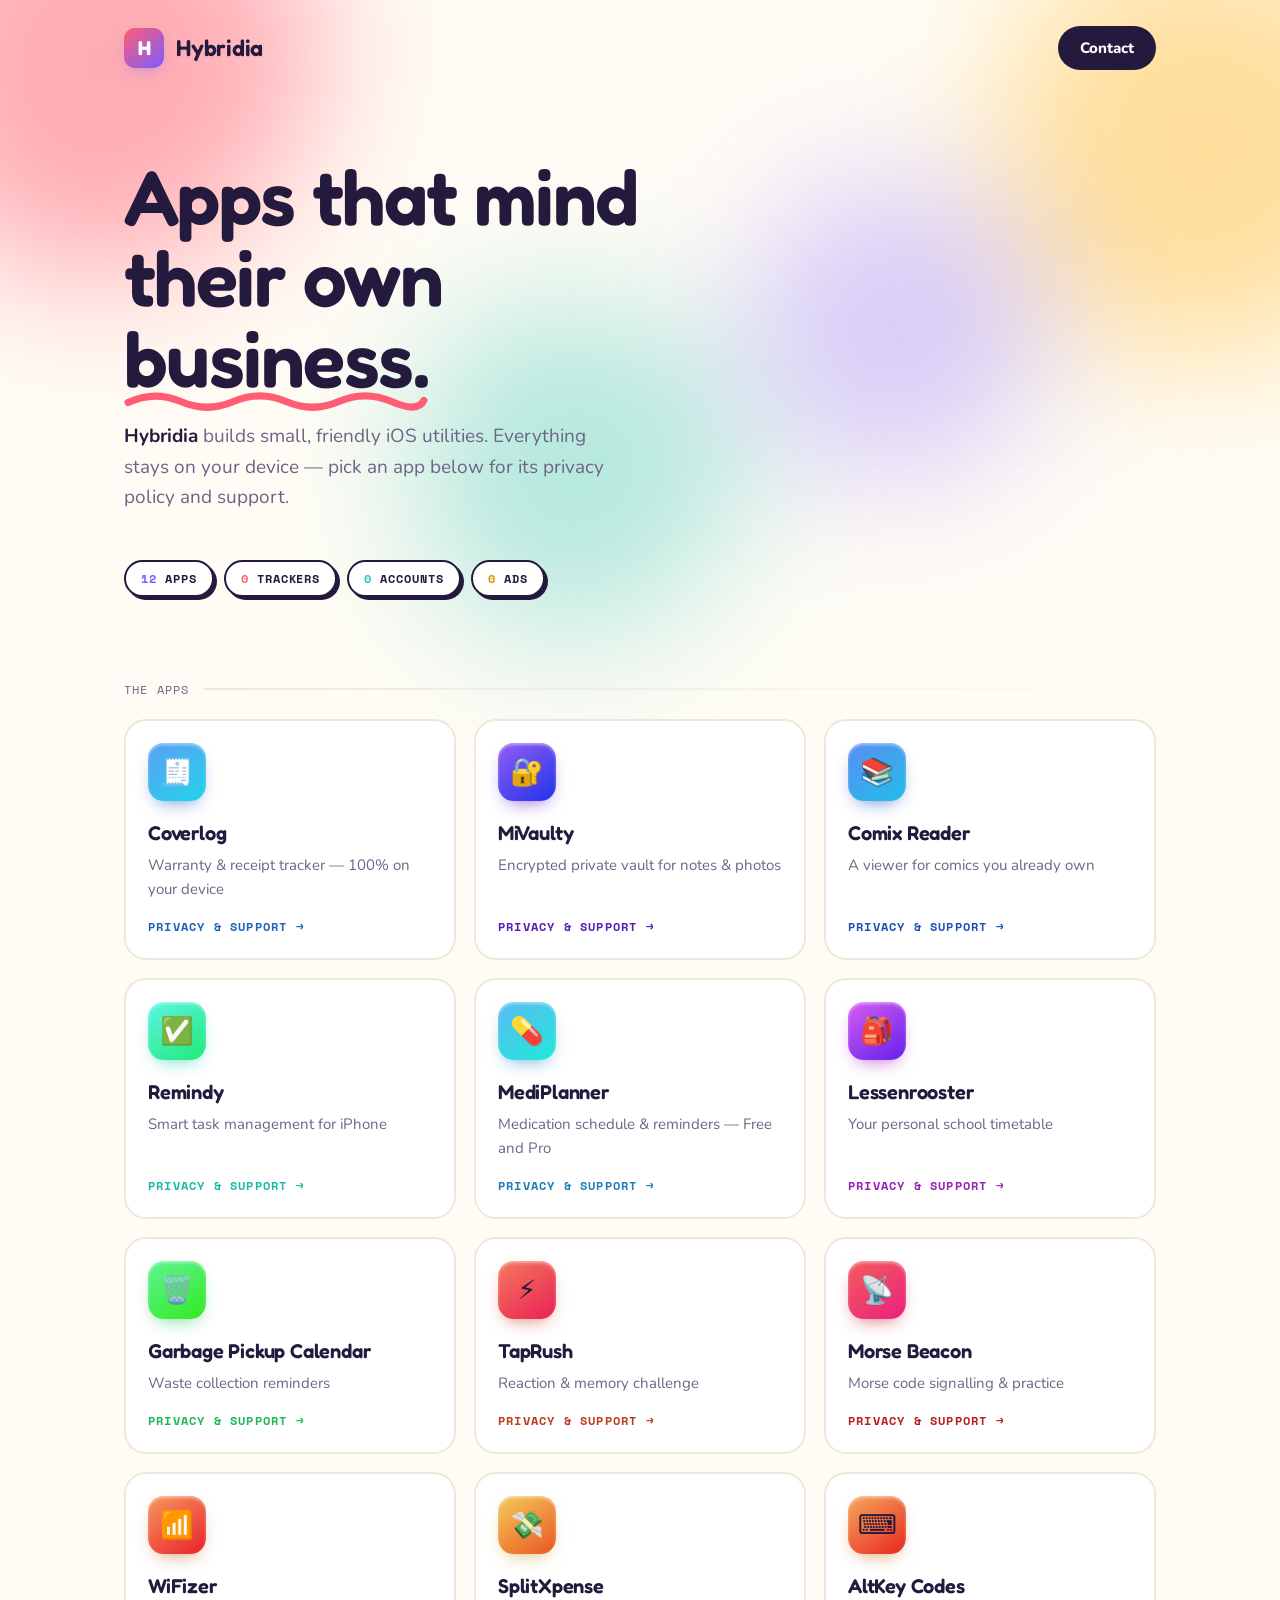
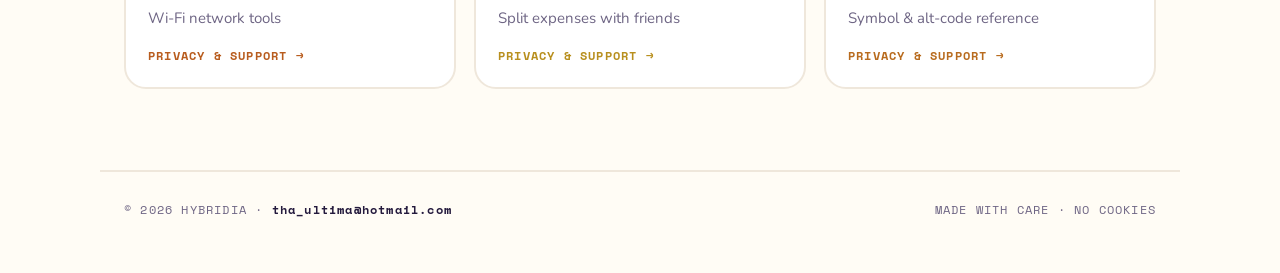
<file: index.html>
<!DOCTYPE html>
<html lang="en">
<head>
<meta charset="UTF-8">
<meta name="viewport" content="width=device-width, initial-scale=1.0">
<title>Hybridia — App Privacy &amp; Support</title>
<meta name="description" content="Privacy policies and support for all Hybridia iOS apps. No accounts, no analytics, no ads.">
<link rel="preconnect" href="https://fonts.googleapis.com">
<link rel="preconnect" href="https://fonts.gstatic.com" crossorigin>
<link href="https://fonts.googleapis.com/css2?family=Fredoka:wght@500;600;700&family=Nunito:wght@400;600;800&family=Space+Mono:wght@400;700&display=swap" rel="stylesheet">
<style>
/* ── Hybridia hub — bright & playful ─────────────────────
   Fredoka (display) · Nunito (body) · Space Mono (labels) */
:root {
  --paper: #FFFCF5;
  --ink: #241A3D;
  --muted: #6E6584;
  --coral: #FF5D73;
  --sunshine: #FFC145;
  --mint: #2EC4B6;
  --violet: #7C5CFF;
  --sky: #4CC9F0;
  --line: #EFE7DB;
  --radius: 22px;
  --max: 1080px;
}

* { box-sizing: border-box; }
html { scroll-behavior: smooth; }

body {
  margin: 0;
  background: var(--paper);
  color: var(--ink);
  font-family: "Nunito", system-ui, -apple-system, sans-serif;
  font-size: 17px;
  line-height: 1.6;
  overflow-x: hidden;
  -webkit-font-smoothing: antialiased;
}

.mono {
  font-family: "Space Mono", ui-monospace, monospace;
  font-size: 12px;
  letter-spacing: 0.1em;
}

a { color: var(--violet); text-decoration: none; }
a:focus-visible, .card:focus-visible, .btn:focus-visible {
  outline: 3px solid var(--violet);
  outline-offset: 3px;
  border-radius: 8px;
}

.skip {
  position: absolute; left: -9999px; top: 0;
  background: var(--ink); color: #fff; padding: 8px 14px; z-index: 20;
  border-radius: 0 0 10px 0;
}
.skip:focus { left: 0; top: 0; }

/* ── Drifting blobs ───────────────────────── */
.blobs {
  position: absolute; inset: 0;
  overflow: hidden;
  pointer-events: none;
  z-index: 0;
}
.blob {
  position: absolute;
  width: 420px; height: 420px;
  border-radius: 41% 59% 55% 45% / 48% 42% 58% 52%;
  filter: blur(70px);
  opacity: .5;
}
.blob-1 { background: var(--coral);    top: -140px; left: -100px; }
.blob-2 { background: var(--sunshine); top: -60px;  right: -140px; }
.blob-3 { background: var(--mint);     top: 300px;  left: 32%; width: 340px; height: 340px; opacity: .35; }
.blob-4 { background: var(--violet);   top: 180px;  right: 18%; width: 300px; height: 300px; opacity: .3; }

/* ── Masthead ─────────────────────────────── */
.masthead {
  position: relative; z-index: 2;
  max-width: var(--max);
  margin: 0 auto;
  padding: 26px 24px;
  display: flex;
  align-items: center;
  justify-content: space-between;
  gap: 16px;
}
.brand {
  display: flex; align-items: center; gap: 12px;
  color: var(--ink);
}
.brand-mark {
  width: 40px; height: 40px;
  display: grid; place-items: center;
  border-radius: 27%;
  background: linear-gradient(140deg, var(--coral), var(--violet));
  color: #fff;
  font-family: "Fredoka", sans-serif;
  font-weight: 700;
  font-size: 20px;
  box-shadow: 0 6px 16px -6px rgb(124 92 255 / .5);
}
.wordmark {
  font-family: "Fredoka", sans-serif;
  font-weight: 600;
  font-size: 23px;
  letter-spacing: -0.01em;
}
.btn {
  display: inline-block;
  background: var(--ink);
  color: #fff;
  border-radius: 999px;
  padding: 10px 22px;
  font-weight: 800;
  font-size: 15px;
  transition: transform .18s cubic-bezier(.34,1.56,.64,1), background .18s ease;
}
.btn:hover { background: var(--violet); transform: scale(1.06) rotate(-1.5deg); }

/* ── Hero ─────────────────────────────────── */
.hero-wrap { position: relative; }
.page {
  position: relative; z-index: 1;
  max-width: var(--max);
  margin: 0 auto;
  padding: 16px 24px 80px;
}
.hero { padding: 44px 0 40px; text-align: left; }
.hero h1 {
  font-family: "Fredoka", sans-serif;
  font-weight: 600;
  font-size: clamp(42px, 7.2vw, 78px);
  line-height: 1.04;
  letter-spacing: -0.02em;
  margin: 0 0 22px;
  max-width: 14ch;
}
.hero h1 .w {
  display: inline-block;
  white-space: pre;
}
.squiggle-wrap { position: relative; display: inline-block; white-space: nowrap; }
.squiggle {
  position: absolute;
  left: 0; right: 0; bottom: -0.18em;
  width: 100%; height: 0.32em;
  overflow: visible;
}
.squiggle path {
  fill: none;
  stroke: var(--coral);
  stroke-width: 7;
  stroke-linecap: round;
}
.lede {
  max-width: 46ch;
  font-size: 19px;
  color: var(--muted);
  margin: 0 0 30px;
}
.lede strong { color: var(--ink); }

.ledger {
  display: inline-flex;
  flex-wrap: wrap;
  gap: 8px 10px;
  align-items: center;
}
.ledger span {
  font-family: "Space Mono", monospace;
  font-size: 12px;
  font-weight: 700;
  letter-spacing: .08em;
  background: #fff;
  border: 2px solid var(--ink);
  border-radius: 999px;
  padding: 7px 15px;
  box-shadow: 3px 3px 0 var(--ink);
}
.ledger span b { font-weight: 700; }
.ledger .n1 b { color: var(--violet); }
.ledger .n2 b { color: var(--coral); }
.ledger .n3 b { color: var(--mint); }
.ledger .n4 b { color: #D99000; }

/* ── App grid ─────────────────────────────── */
.shelf-label {
  display: flex; align-items: center; gap: 14px;
  margin: 26px 0 20px;
  color: var(--muted);
}
.shelf-label::after {
  content: "";
  flex: 1;
  height: 2px;
  border-radius: 2px;
  background: linear-gradient(90deg, var(--line), transparent);
}
.grid {
  display: grid;
  grid-template-columns: repeat(auto-fill, minmax(min(255px, 100%), 1fr));
  gap: 18px;
}
.card {
  display: flex;
  flex-direction: column;
  gap: 16px;
  background: #fff;
  border: 2px solid var(--line);
  border-radius: var(--radius);
  padding: 22px;
  color: var(--ink);
  transition:
    transform .22s cubic-bezier(.34,1.56,.64,1),
    border-color .22s ease,
    box-shadow .22s ease;
}
.card:hover, .card:focus-visible {
  transform: translateY(-6px) rotate(-.6deg);
  border-color: hsl(var(--hue) 75% 62%);
  box-shadow: 0 18px 34px -18px hsl(var(--hue) 70% 45% / .55);
}
.card h2 {
  font-family: "Fredoka", sans-serif;
  font-size: 20px;
  font-weight: 600;
  margin: 0 0 4px;
  letter-spacing: -0.01em;
}
.card:hover h2 { color: hsl(var(--hue) 72% 42%); }
.card p { margin: 0; font-size: 15px; color: var(--muted); }
.card-body { flex: 1; }
.card-link {
  color: hsl(var(--hue) 72% 42%);
  font-weight: 700;
}
.card-link .arrow { display: inline-block; transition: transform .22s cubic-bezier(.34,1.56,.64,1); }
.card:hover .card-link .arrow { transform: translateX(5px); }

/* App tile: vivid squircle, iOS jiggle on hover */
.tile {
  flex: 0 0 auto;
  width: 58px; height: 58px;
  display: grid; place-items: center;
  border-radius: 27%;
  font-size: 27px;
  line-height: 1;
  background: linear-gradient(145deg,
    hsl(var(--hue) 88% 66%),
    hsl(calc(var(--hue) - 28) 82% 52%));
  box-shadow:
    inset 0 2px 3px rgb(255 255 255 / .45),
    0 8px 18px -8px hsl(var(--hue) 75% 45% / .7);
}

/* ── Footer ───────────────────────────────── */
.foot {
  position: relative; z-index: 1;
  max-width: var(--max);
  margin: 0 auto;
  padding: 28px 24px 54px;
  border-top: 2px solid var(--line);
  display: flex;
  justify-content: space-between;
  align-items: baseline;
  gap: 14px;
  flex-wrap: wrap;
  color: var(--muted);
}
.foot a { color: var(--ink); font-weight: 700; }
.foot a:hover { color: var(--coral); }

/* ── Motion (only when the visitor is OK with it) ── */
@media (prefers-reduced-motion: no-preference) {
  .blob { animation: drift 26s ease-in-out infinite alternate; }
  .blob-2 { animation-duration: 31s; animation-delay: -8s; }
  .blob-3 { animation-duration: 23s; animation-delay: -14s; }
  .blob-4 { animation-duration: 35s; animation-delay: -4s; }
  @keyframes drift {
    0%   { transform: translate(0, 0) rotate(0deg) scale(1); }
    50%  { transform: translate(60px, 40px) rotate(25deg) scale(1.12); }
    100% { transform: translate(-50px, 70px) rotate(-18deg) scale(.95); }
  }

  /* Hero words spring in one by one */
  .hero h1 .w {
    opacity: 0;
    animation: springUp .7s cubic-bezier(.34,1.56,.64,1) forwards;
    animation-delay: calc(var(--i) * 90ms);
  }
  @keyframes springUp {
    from { opacity: 0; transform: translateY(34px) scale(.85) rotate(2deg); }
    to   { opacity: 1; transform: none; }
  }

  .lede, .ledger {
    opacity: 0;
    animation: fadeUp .6s ease forwards;
  }
  .lede   { animation-delay: .65s; }
  .ledger { animation-delay: .8s; }
  @keyframes fadeUp {
    from { opacity: 0; transform: translateY(16px); }
    to   { opacity: 1; transform: none; }
  }

  /* Squiggle draws itself after the words land */
  .squiggle path {
    stroke-dasharray: 320;
    stroke-dashoffset: 320;
    animation: draw .8s ease-out .9s forwards;
  }
  @keyframes draw { to { stroke-dashoffset: 0; } }

  /* Cards pop in as they enter the viewport (JS adds .in) */
  .js .card {
    opacity: 0;
    transform: translateY(30px) scale(.92);
  }
  .js .card.in {
    animation: pop .6s cubic-bezier(.34,1.56,.64,1) forwards;
    animation-delay: calc(var(--d) * 70ms);
  }
  @keyframes pop {
    0%   { opacity: 0; transform: translateY(30px) scale(.92); }
    70%  { opacity: 1; transform: translateY(-4px) scale(1.015); }
    100% { opacity: 1; transform: none; }
  }

  /* Signature: iOS home-screen jiggle on hover */
  .card:hover .tile, .card:focus-visible .tile {
    animation: jiggle .3s ease-in-out infinite;
    transform-origin: 50% 55%;
  }
  @keyframes jiggle {
    0%   { transform: rotate(-2.4deg); }
    50%  { transform: rotate(2.4deg); }
    100% { transform: rotate(-2.4deg); }
  }

  .brand-mark { animation: heyBounce 1s cubic-bezier(.34,1.56,.64,1) .2s both; }
  @keyframes heyBounce {
    from { transform: scale(0) rotate(-30deg); }
    to   { transform: scale(1) rotate(0deg); }
  }
}

@media (prefers-reduced-motion: reduce) {
  html { scroll-behavior: auto; }
  *, *::before, *::after { animation: none !important; transition: none !important; }
}

@media (max-width: 560px) {
  .hero { padding-top: 26px; }
  .masthead { padding: 20px 20px 8px; }
  .page { padding: 10px 20px 60px; }
  .blob { width: 280px; height: 280px; filter: blur(55px); }
}
</style>
</head>
<body>
<a class="skip" href="#content">Skip to content</a>

<div class="hero-wrap">
  <div class="blobs" aria-hidden="true">
    <div class="blob blob-1"></div>
    <div class="blob blob-2"></div>
    <div class="blob blob-3"></div>
    <div class="blob blob-4"></div>
  </div>

  <header class="masthead">
    <span class="brand">
      <span class="brand-mark" aria-hidden="true">H</span>
      <span class="wordmark">Hybridia</span>
    </span>
    <a class="btn" href="mailto:tha_ultima@hotmail.com">Contact</a>
  </header>

  <main id="content" class="page">
    <section class="hero">
      <h1>
        <span class="w" style="--i:0">Apps </span><span class="w" style="--i:1">that </span><span class="w" style="--i:2">mind </span><span class="w" style="--i:3">their </span><span class="w" style="--i:4">own </span><span class="w squiggle-wrap" style="--i:5">business.<svg class="squiggle" viewBox="0 0 300 24" preserveAspectRatio="none" aria-hidden="true"><path d="M4 14 Q 30 2, 56 13 T 108 13 T 160 13 T 212 13 T 264 13 T 296 12"/></svg></span>
      </h1>
      <p class="lede"><strong>Hybridia</strong> builds small, friendly iOS utilities. Everything stays on your device — pick an app below for its privacy policy and support.</p>
      <p class="ledger">
        <span class="n1"><b>12</b> APPS</span>
        <span class="n2"><b>0</b> TRACKERS</span>
        <span class="n3"><b>0</b> ACCOUNTS</span>
        <span class="n4"><b>0</b> ADS</span>
      </p>
    </section>

    <p class="shelf-label mono">THE APPS</p>
    <section class="grid" aria-label="Apps">
      <a class="card" href="coverlog/" style="--hue:214; --d:0">
        <div class="tile" aria-hidden="true">🧾</div>
        <div class="card-body">
          <h2>Coverlog</h2>
          <p>Warranty &amp; receipt tracker — 100% on your device</p>
        </div>
        <span class="mono card-link">PRIVACY &amp; SUPPORT <span class="arrow">→</span></span>
      </a>
      <a class="card" href="mivaulty/" style="--hue:262; --d:1">
        <div class="tile" aria-hidden="true">🔐</div>
        <div class="card-body">
          <h2>MiVaulty</h2>
          <p>Encrypted private vault for notes &amp; photos</p>
        </div>
        <span class="mono card-link">PRIVACY &amp; SUPPORT <span class="arrow">→</span></span>
      </a>
      <a class="card" href="comix-reader/" style="--hue:221; --d:2">
        <div class="tile" aria-hidden="true">📚</div>
        <div class="card-body">
          <h2>Comix Reader</h2>
          <p>A viewer for comics you already own</p>
        </div>
        <span class="mono card-link">PRIVACY &amp; SUPPORT <span class="arrow">→</span></span>
      </a>
      <a class="card" href="remindy/" style="--hue:174; --d:3">
        <div class="tile" aria-hidden="true">✅</div>
        <div class="card-body">
          <h2>Remindy</h2>
          <p>Smart task management for iPhone</p>
        </div>
        <span class="mono card-link">PRIVACY &amp; SUPPORT <span class="arrow">→</span></span>
      </a>
      <a class="card" href="mediplanner/" style="--hue:203; --d:4">
        <div class="tile" aria-hidden="true">💊</div>
        <div class="card-body">
          <h2>MediPlanner</h2>
          <p>Medication schedule &amp; reminders — Free and Pro</p>
        </div>
        <span class="mono card-link">PRIVACY &amp; SUPPORT <span class="arrow">→</span></span>
      </a>
      <a class="card" href="lessenrooster/" style="--hue:288; --d:5">
        <div class="tile" aria-hidden="true">🎒</div>
        <div class="card-body">
          <h2>Lessenrooster</h2>
          <p>Your personal school timetable</p>
        </div>
        <span class="mono card-link">PRIVACY &amp; SUPPORT <span class="arrow">→</span></span>
      </a>
      <a class="card" href="garbage-pickup-calendar/" style="--hue:142; --d:6">
        <div class="tile" aria-hidden="true">🗑️</div>
        <div class="card-body">
          <h2>Garbage Pickup Calendar</h2>
          <p>Waste collection reminders</p>
        </div>
        <span class="mono card-link">PRIVACY &amp; SUPPORT <span class="arrow">→</span></span>
      </a>
      <a class="card" href="taprush/" style="--hue:12; --d:7">
        <div class="tile" aria-hidden="true">⚡</div>
        <div class="card-body">
          <h2>TapRush</h2>
          <p>Reaction &amp; memory challenge</p>
        </div>
        <span class="mono card-link">PRIVACY &amp; SUPPORT <span class="arrow">→</span></span>
      </a>
      <a class="card" href="morse-beacon/" style="--hue:0; --d:8">
        <div class="tile" aria-hidden="true">📡</div>
        <div class="card-body">
          <h2>Morse Beacon</h2>
          <p>Morse code signalling &amp; practice</p>
        </div>
        <span class="mono card-link">PRIVACY &amp; SUPPORT <span class="arrow">→</span></span>
      </a>
      <a class="card" href="wifizer/" style="--hue:24; --d:9">
        <div class="tile" aria-hidden="true">📶</div>
        <div class="card-body">
          <h2>WiFizer</h2>
          <p>Wi-Fi network tools</p>
        </div>
        <span class="mono card-link">PRIVACY &amp; SUPPORT <span class="arrow">→</span></span>
      </a>
      <a class="card" href="splitxpense/" style="--hue:44; --d:10">
        <div class="tile" aria-hidden="true">💸</div>
        <div class="card-body">
          <h2>SplitXpense</h2>
          <p>Split expenses with friends</p>
        </div>
        <span class="mono card-link">PRIVACY &amp; SUPPORT <span class="arrow">→</span></span>
      </a>
      <a class="card" href="altkey-codes/" style="--hue:30; --d:11">
        <div class="tile" aria-hidden="true">⌨️</div>
        <div class="card-body">
          <h2>AltKey Codes</h2>
          <p>Symbol &amp; alt-code reference</p>
        </div>
        <span class="mono card-link">PRIVACY &amp; SUPPORT <span class="arrow">→</span></span>
      </a>
    </section>
  </main>
</div>

<footer class="foot">
  <span class="mono">© 2026 HYBRIDIA · <a href="mailto:tha_ultima@hotmail.com">tha_ultima@hotmail.com</a></span>
  <span class="mono">MADE WITH CARE · NO COOKIES</span>
</footer>

<script>
document.documentElement.classList.add('js');
(function () {
  var cards = document.querySelectorAll('.card');
  if (!('IntersectionObserver' in window)) {
    cards.forEach(function (c) { c.classList.add('in'); });
    return;
  }
  var batch = 0;
  var io = new IntersectionObserver(function (entries) {
    var i = 0;
    entries.forEach(function (e) {
      if (e.isIntersecting) {
        e.target.style.setProperty('--d', i++);
        e.target.classList.add('in');
        io.unobserve(e.target);
      }
    });
  }, { rootMargin: '0px 0px -8% 0px', threshold: 0.1 });
  cards.forEach(function (c) { io.observe(c); });
})();
</script>
</body>
</html>
</file>
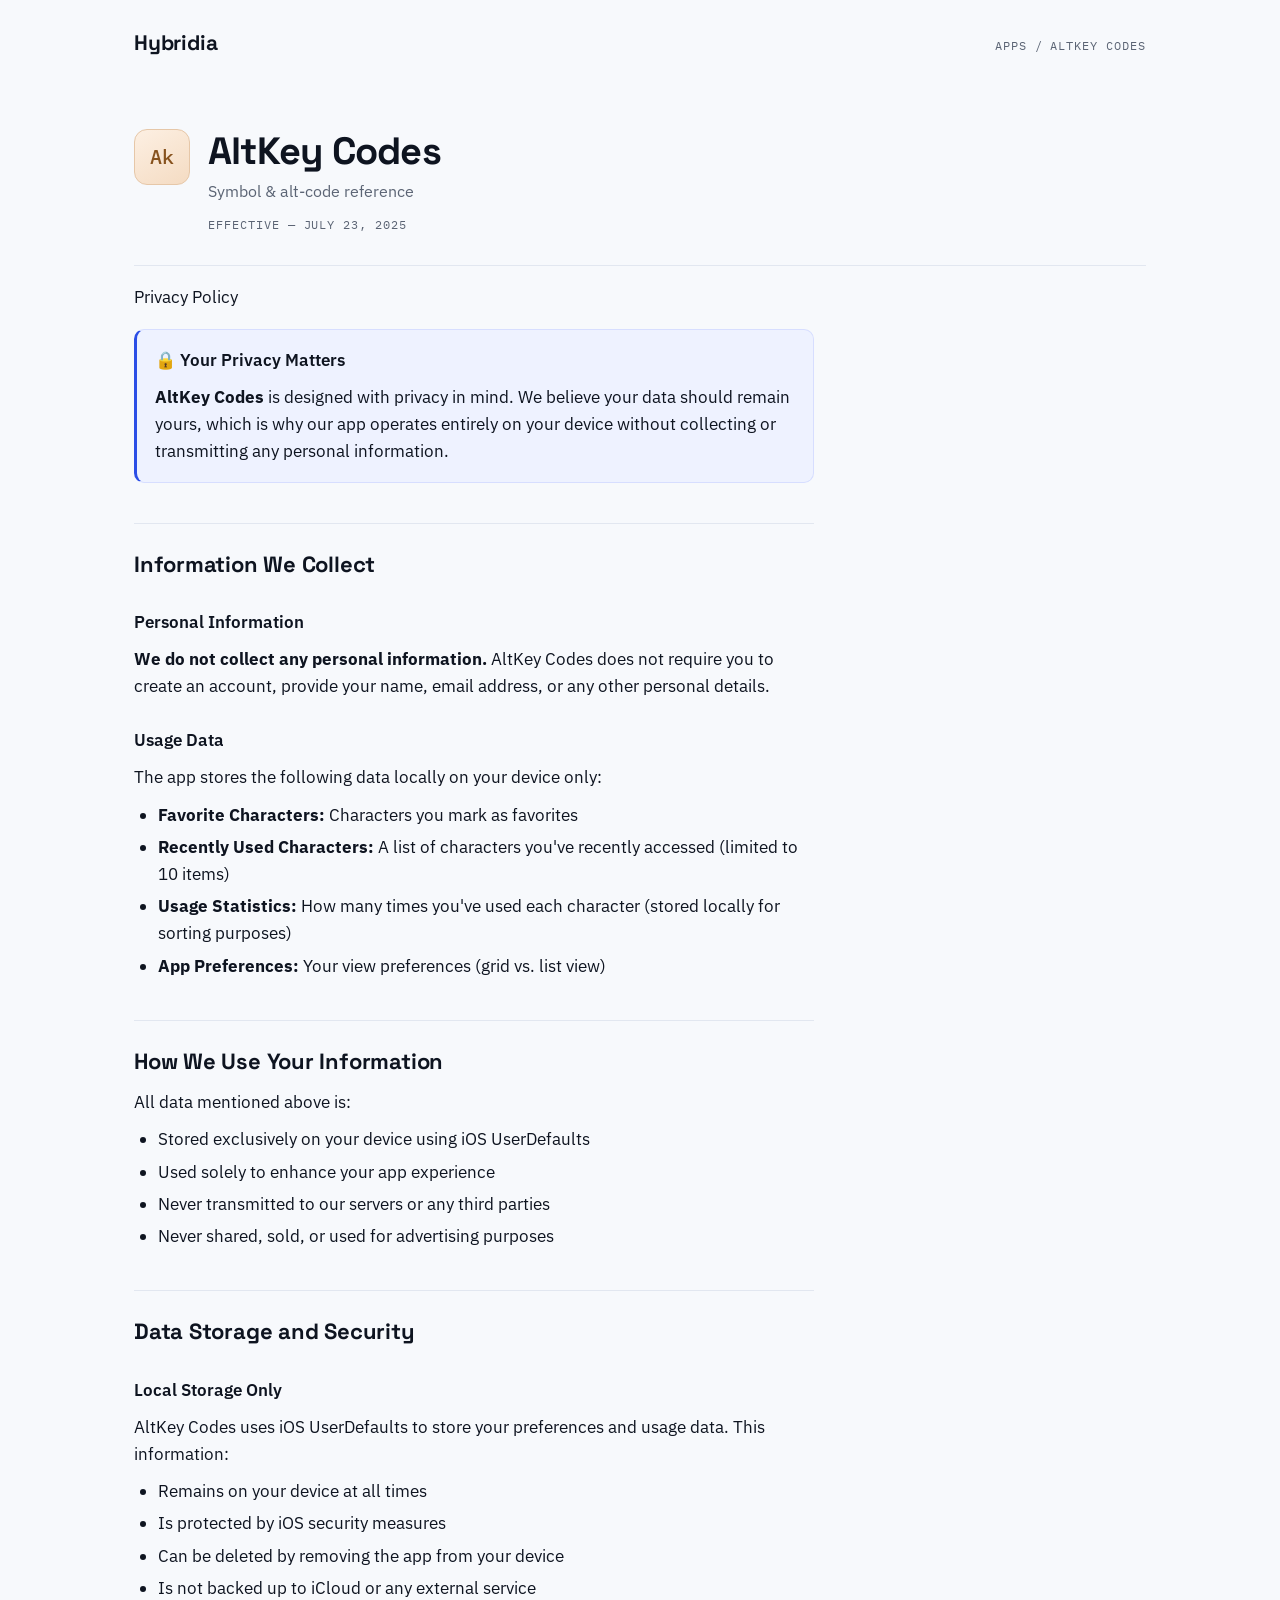
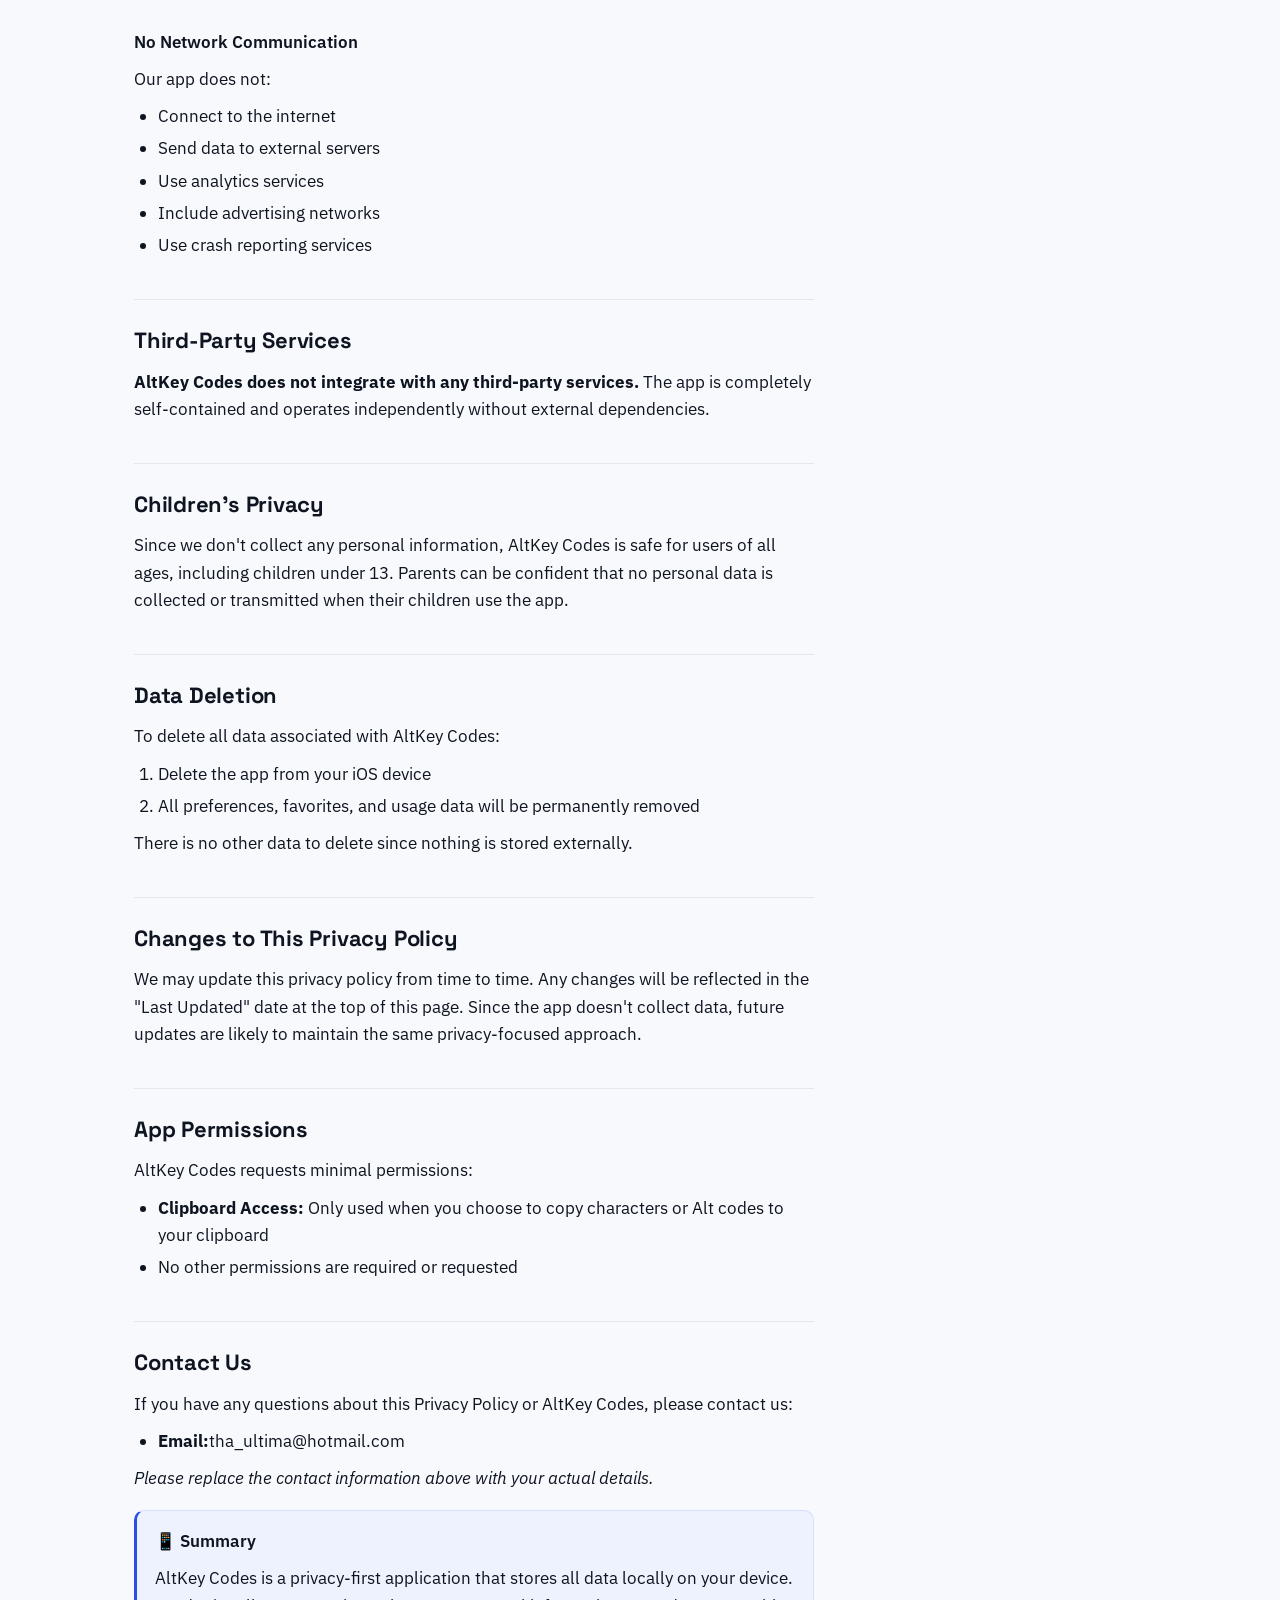
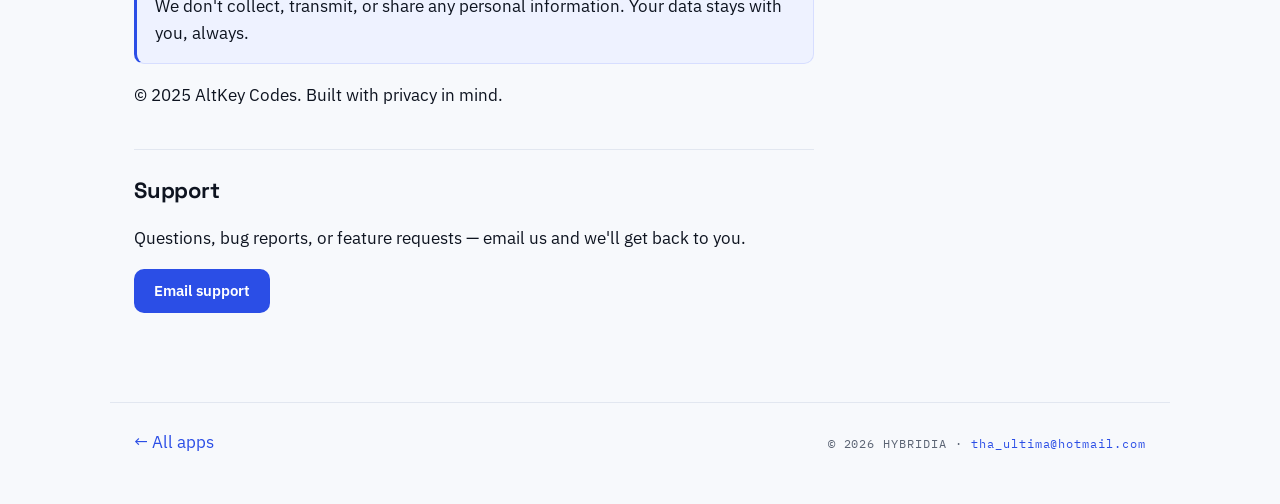
<file: altkey-codes/index.html>
<!DOCTYPE html>
<html lang="en">
<head>
<meta charset="UTF-8">
<meta name="viewport" content="width=device-width, initial-scale=1.0">
<title>AltKey Codes — Privacy &amp; Support · Hybridia</title>
<meta name="description" content="Privacy policy and support for AltKey Codes by Hybridia.">
<link rel="preconnect" href="https://fonts.googleapis.com"><link rel="preconnect" href="https://fonts.gstatic.com" crossorigin><link href="https://fonts.googleapis.com/css2?family=Space+Grotesk:wght@500;700&family=IBM+Plex+Sans:wght@400;600&family=IBM+Plex+Mono:wght@400;500&display=swap" rel="stylesheet">
<link rel="stylesheet" href="../assets/style.css">
</head>
<body>
<a class="skip" href="#content">Skip to content</a>
<header class="masthead">
  <a class="wordmark" href="../">Hybridia</a>
  <span class="mono crumb">APPS / ALTKEY CODES</span>
</header>
<main id="content" class="page">
  <header class="app-head">
    <div class="tile" style="--hue:30" aria-hidden="true">Ak</div>
    <div>
      <h1>AltKey Codes</h1>
      <p class="tagline">Symbol & alt-code reference</p>
      <p class="mono effective">EFFECTIVE — JULY 23, 2025</p>
    </div>
  </header>
  <article class="policy">
<p>Privacy Policy</p>
<div class="callout"><h3>🔒 Your Privacy Matters</h3><p><strong>AltKey Codes</strong> is designed with privacy in mind. We believe your data should remain yours, which is why our app operates entirely on your device without collecting or transmitting any personal information.</p></div>
<h2>Information We Collect</h2>
<h3>Personal Information</h3>
<p><strong>We do not collect any personal information.</strong> AltKey Codes does not require you to create an account, provide your name, email address, or any other personal details.</p>
<h3>Usage Data</h3>
<p>The app stores the following data locally on your device only:</p>
<ul>
<li><strong>Favorite Characters:</strong> Characters you mark as favorites</li>
<li><strong>Recently Used Characters:</strong> A list of characters you've recently accessed (limited to 10 items)</li>
<li><strong>Usage Statistics:</strong> How many times you've used each character (stored locally for sorting purposes)</li>
<li><strong>App Preferences:</strong> Your view preferences (grid vs. list view)</li>
</ul>
<h2>How We Use Your Information</h2>
<p>All data mentioned above is:</p>
<ul>
<li>Stored exclusively on your device using iOS UserDefaults</li>
<li>Used solely to enhance your app experience</li>
<li>Never transmitted to our servers or any third parties</li>
<li>Never shared, sold, or used for advertising purposes</li>
</ul>
<h2>Data Storage and Security</h2>
<h3>Local Storage Only</h3>
<p>AltKey Codes uses iOS UserDefaults to store your preferences and usage data. This information:</p>
<ul>
<li>Remains on your device at all times</li>
<li>Is protected by iOS security measures</li>
<li>Can be deleted by removing the app from your device</li>
<li>Is not backed up to iCloud or any external service</li>
</ul>
<h3>No Network Communication</h3>
<p>Our app does not:</p>
<ul>
<li>Connect to the internet</li>
<li>Send data to external servers</li>
<li>Use analytics services</li>
<li>Include advertising networks</li>
<li>Use crash reporting services</li>
</ul>
<h2>Third-Party Services</h2>
<p><strong>AltKey Codes does not integrate with any third-party services.</strong> The app is completely self-contained and operates independently without external dependencies.</p>
<h2>Children's Privacy</h2>
<p>Since we don't collect any personal information, AltKey Codes is safe for users of all ages, including children under 13. Parents can be confident that no personal data is collected or transmitted when their children use the app.</p>
<h2>Data Deletion</h2>
<p>To delete all data associated with AltKey Codes:</p>
<ol>
<li>Delete the app from your iOS device</li>
<li>All preferences, favorites, and usage data will be permanently removed</li>
</ol>
<p>There is no other data to delete since nothing is stored externally.</p>
<h2>Changes to This Privacy Policy</h2>
<p>We may update this privacy policy from time to time. Any changes will be reflected in the "Last Updated" date at the top of this page. Since the app doesn't collect data, future updates are likely to maintain the same privacy-focused approach.</p>
<h2>App Permissions</h2>
<p>AltKey Codes requests minimal permissions:</p>
<ul>
<li><strong>Clipboard Access:</strong> Only used when you choose to copy characters or Alt codes to your clipboard</li>
<li>No other permissions are required or requested</li>
</ul>
<h2>Contact Us</h2>
<p>If you have any questions about this Privacy Policy or AltKey Codes, please contact us:</p>
<ul>
<li><strong>Email:</strong>tha_ultima@hotmail.com</li>
</ul>
<p><em>Please replace the contact information above with your actual details.</em></p>
<div class="callout"><h3>📱 Summary</h3><p>AltKey Codes is a privacy-first application that stores all data locally on your device. We don't collect, transmit, or share any personal information. Your data stays with you, always.</p></div>
<p>© 2025 AltKey Codes. Built with privacy in mind.</p>
  </article>
      <section class="support">
        <h2>Support</h2>
        <p>Questions, bug reports, or feature requests — email us and we'll get back to you.</p>
        <p><a class="btn" href="mailto:tha_ultima@hotmail.com?subject=AltKey%20Codes%20Support">Email support</a></p>
      </section>
</main>
<footer class="foot">
  <a href="../">← All apps</a>
  <span class="mono">© 2026 HYBRIDIA · <a href="mailto:tha_ultima@hotmail.com">tha_ultima@hotmail.com</a></span>
</footer>
</body>
</html>
</file>
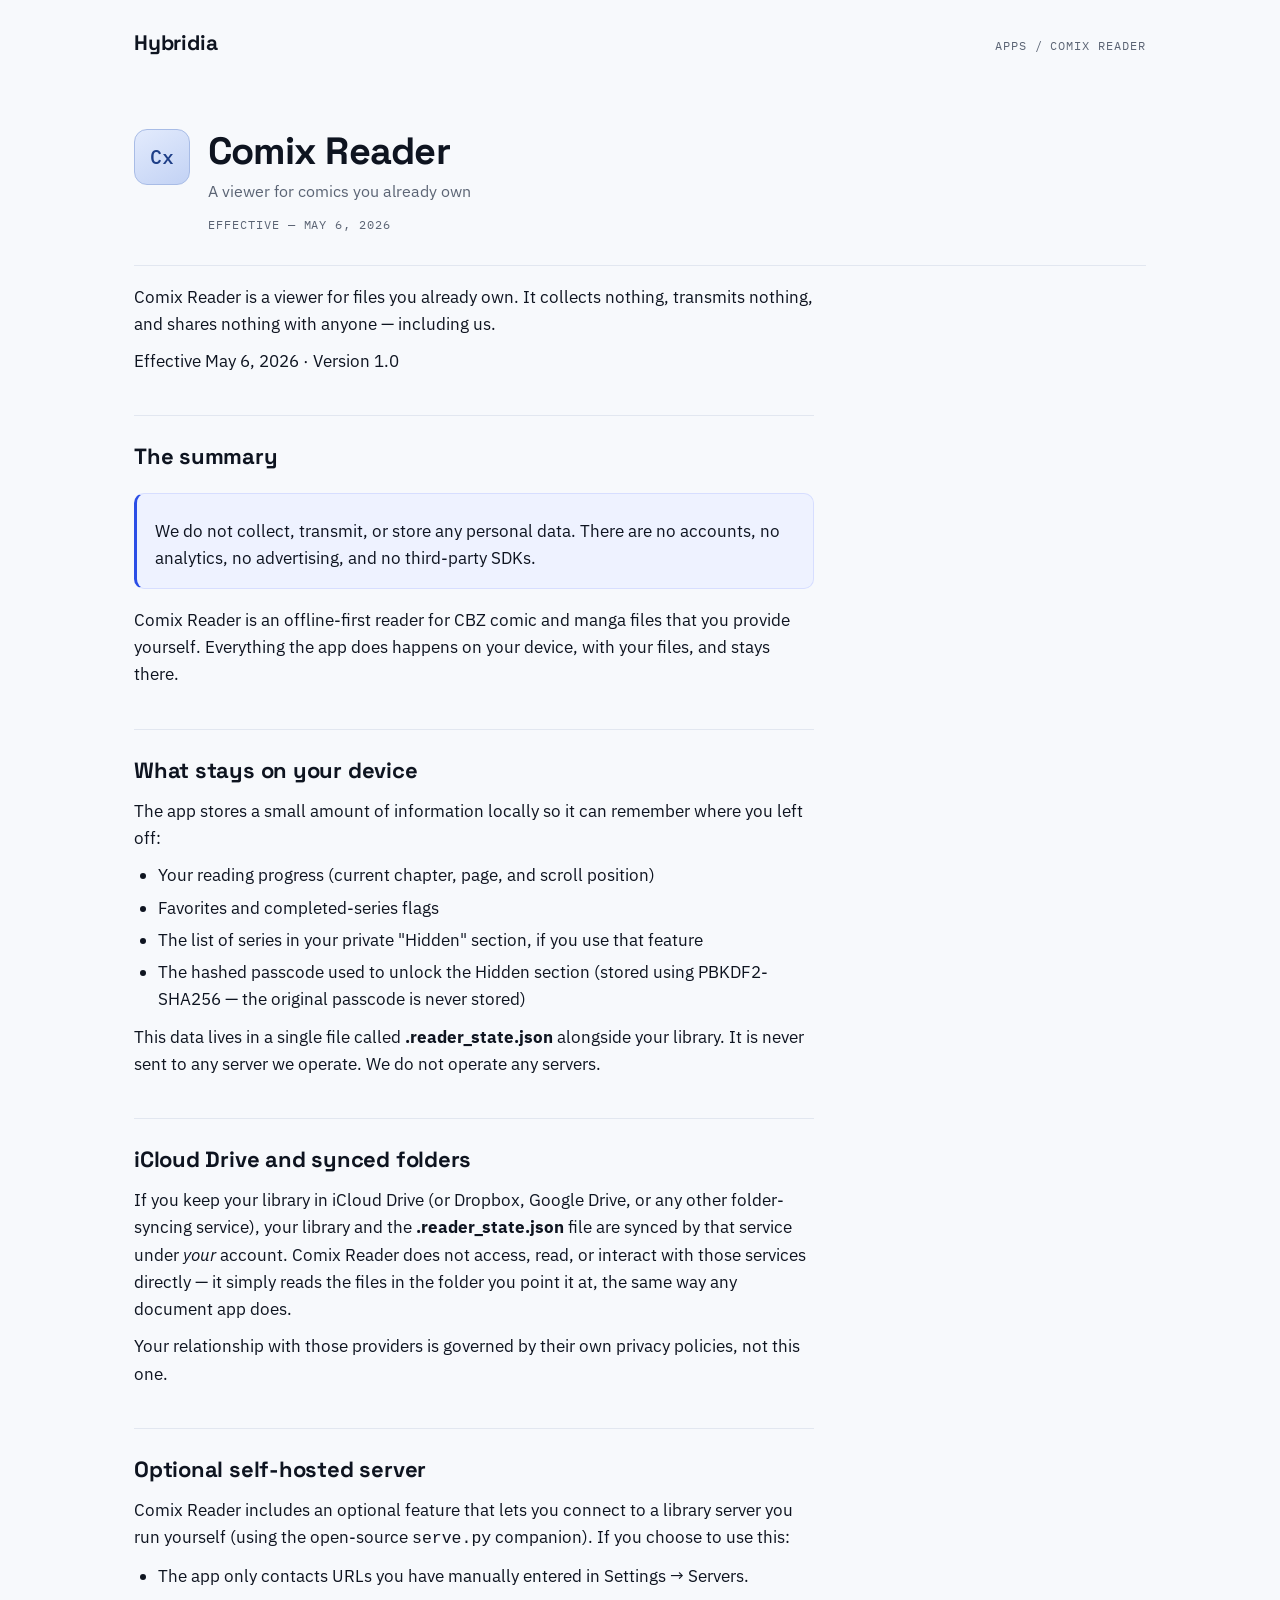
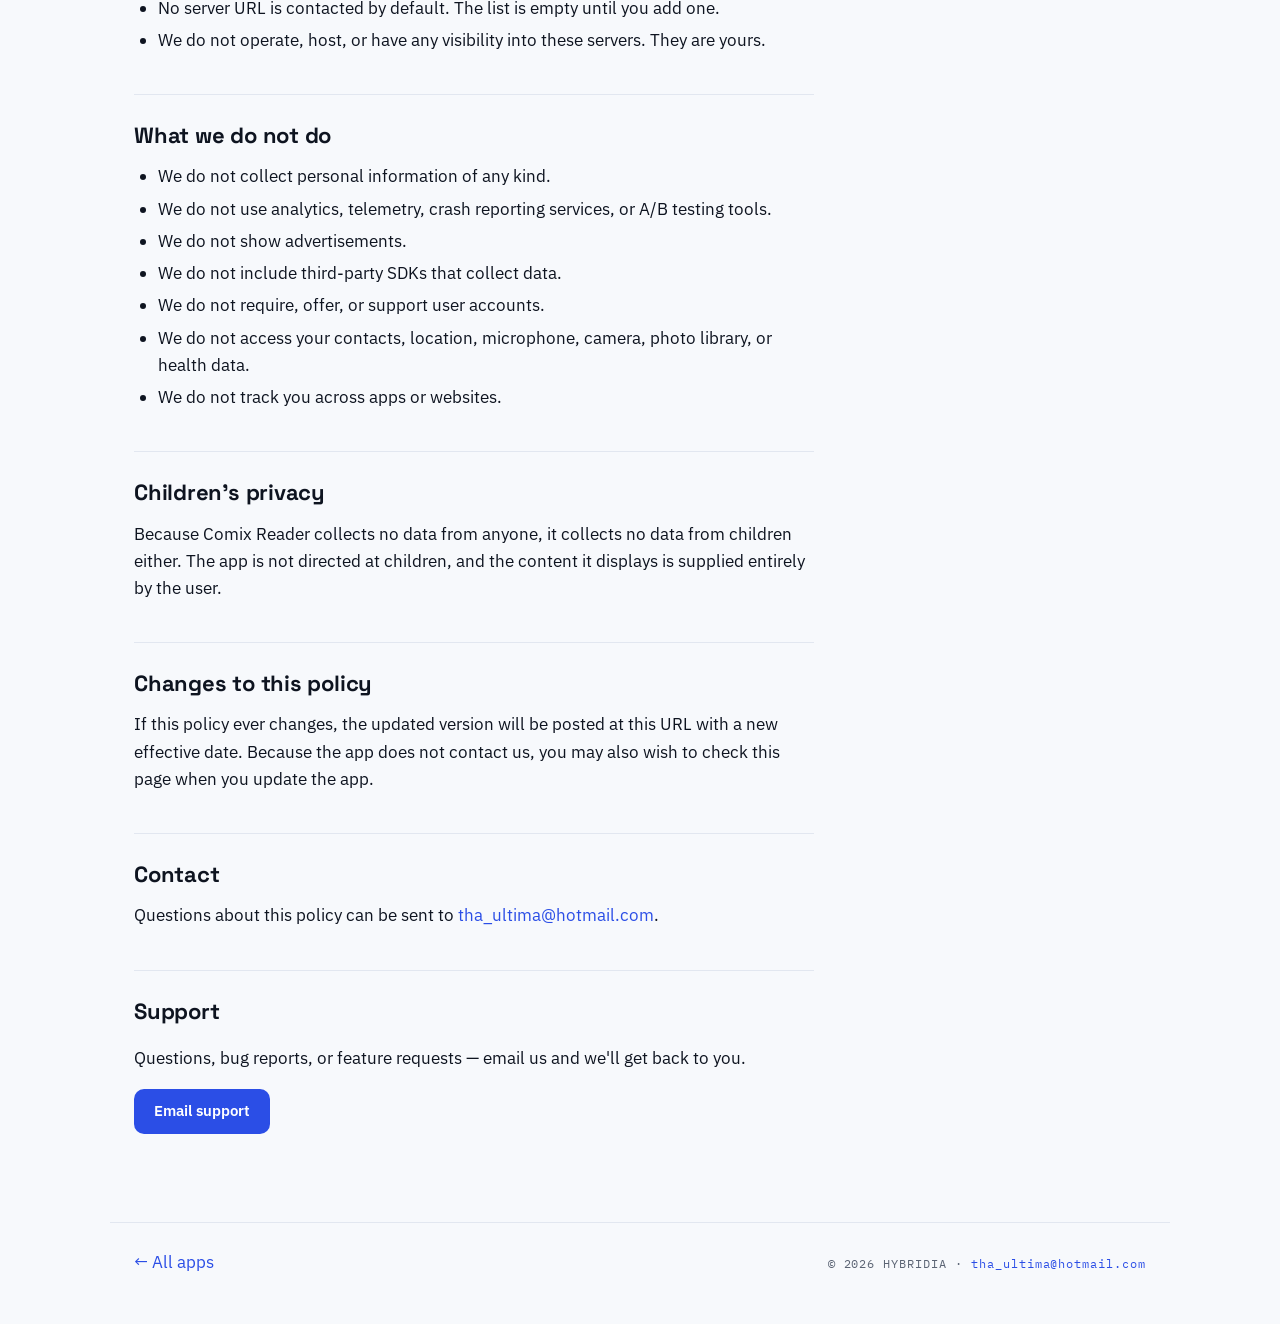
<file: comix-reader/index.html>
<!DOCTYPE html>
<html lang="en">
<head>
<meta charset="UTF-8">
<meta name="viewport" content="width=device-width, initial-scale=1.0">
<title>Comix Reader — Privacy &amp; Support · Hybridia</title>
<meta name="description" content="Privacy policy and support for Comix Reader by Hybridia.">
<link rel="preconnect" href="https://fonts.googleapis.com"><link rel="preconnect" href="https://fonts.gstatic.com" crossorigin><link href="https://fonts.googleapis.com/css2?family=Space+Grotesk:wght@500;700&family=IBM+Plex+Sans:wght@400;600&family=IBM+Plex+Mono:wght@400;500&display=swap" rel="stylesheet">
<link rel="stylesheet" href="../assets/style.css">
</head>
<body>
<a class="skip" href="#content">Skip to content</a>
<header class="masthead">
  <a class="wordmark" href="../">Hybridia</a>
  <span class="mono crumb">APPS / COMIX READER</span>
</header>
<main id="content" class="page">
  <header class="app-head">
    <div class="tile" style="--hue:221" aria-hidden="true">Cx</div>
    <div>
      <h1>Comix Reader</h1>
      <p class="tagline">A viewer for comics you already own</p>
      <p class="mono effective">EFFECTIVE — MAY 6, 2026</p>
    </div>
  </header>
  <article class="policy">
<p>Comix Reader is a viewer for files you already own. It collects nothing, transmits nothing, and shares nothing with anyone — including us.</p>
<p>Effective May 6, 2026 · Version 1.0</p>
<h2>The summary</h2>
<div class="callout"><p>We do not collect, transmit, or store any personal data. There are no accounts, no analytics, no advertising, and no third-party SDKs.</p></div>
<p>Comix Reader is an offline-first reader for CBZ comic and manga files that you provide yourself. Everything the app does happens on your device, with your files, and stays there.</p>
<h2>What stays on your device</h2>
<p>The app stores a small amount of information locally so it can remember where you left off:</p>
<ul>
<li>Your reading progress (current chapter, page, and scroll position)</li>
<li>Favorites and completed-series flags</li>
<li>The list of series in your private "Hidden" section, if you use that feature</li>
<li>The hashed passcode used to unlock the Hidden section (stored using PBKDF2-SHA256 — the original passcode is never stored)</li>
</ul>
<p>This data lives in a single file called <strong>.reader_state.json</strong> alongside your library. It is never sent to any server we operate. We do not operate any servers.</p>
<h2>iCloud Drive and synced folders</h2>
<p>If you keep your library in iCloud Drive (or Dropbox, Google Drive, or any other folder-syncing service), your library and the <strong>.reader_state.json</strong> file are synced by that service under <em>your</em> account. Comix Reader does not access, read, or interact with those services directly — it simply reads the files in the folder you point it at, the same way any document app does.</p>
<p>Your relationship with those providers is governed by their own privacy policies, not this one.</p>
<h2>Optional self-hosted server</h2>
<p>Comix Reader includes an optional feature that lets you connect to a library server you run yourself (using the open-source <code>serve.py</code> companion). If you choose to use this:</p>
<ul>
<li>The app only contacts URLs you have manually entered in Settings → Servers.</li>
<li>No server URL is contacted by default. The list is empty until you add one.</li>
<li>We do not operate, host, or have any visibility into these servers. They are yours.</li>
</ul>
<h2>What we do not do</h2>
<ul>
<li>We do not collect personal information of any kind.</li>
<li>We do not use analytics, telemetry, crash reporting services, or A/B testing tools.</li>
<li>We do not show advertisements.</li>
<li>We do not include third-party SDKs that collect data.</li>
<li>We do not require, offer, or support user accounts.</li>
<li>We do not access your contacts, location, microphone, camera, photo library, or health data.</li>
<li>We do not track you across apps or websites.</li>
</ul>
<h2>Children's privacy</h2>
<p>Because Comix Reader collects no data from anyone, it collects no data from children either. The app is not directed at children, and the content it displays is supplied entirely by the user.</p>
<h2>Changes to this policy</h2>
<p>If this policy ever changes, the updated version will be posted at this URL with a new effective date. Because the app does not contact us, you may also wish to check this page when you update the app.</p>
<h2>Contact</h2>
<p>Questions about this policy can be sent to <a href="mailto:tha_ultima@hotmail.com">tha_ultima@hotmail.com</a>.</p>
  </article>
      <section class="support">
        <h2>Support</h2>
        <p>Questions, bug reports, or feature requests — email us and we'll get back to you.</p>
        <p><a class="btn" href="mailto:tha_ultima@hotmail.com?subject=Comix%20Reader%20Support">Email support</a></p>
      </section>
</main>
<footer class="foot">
  <a href="../">← All apps</a>
  <span class="mono">© 2026 HYBRIDIA · <a href="mailto:tha_ultima@hotmail.com">tha_ultima@hotmail.com</a></span>
</footer>
</body>
</html>
</file>
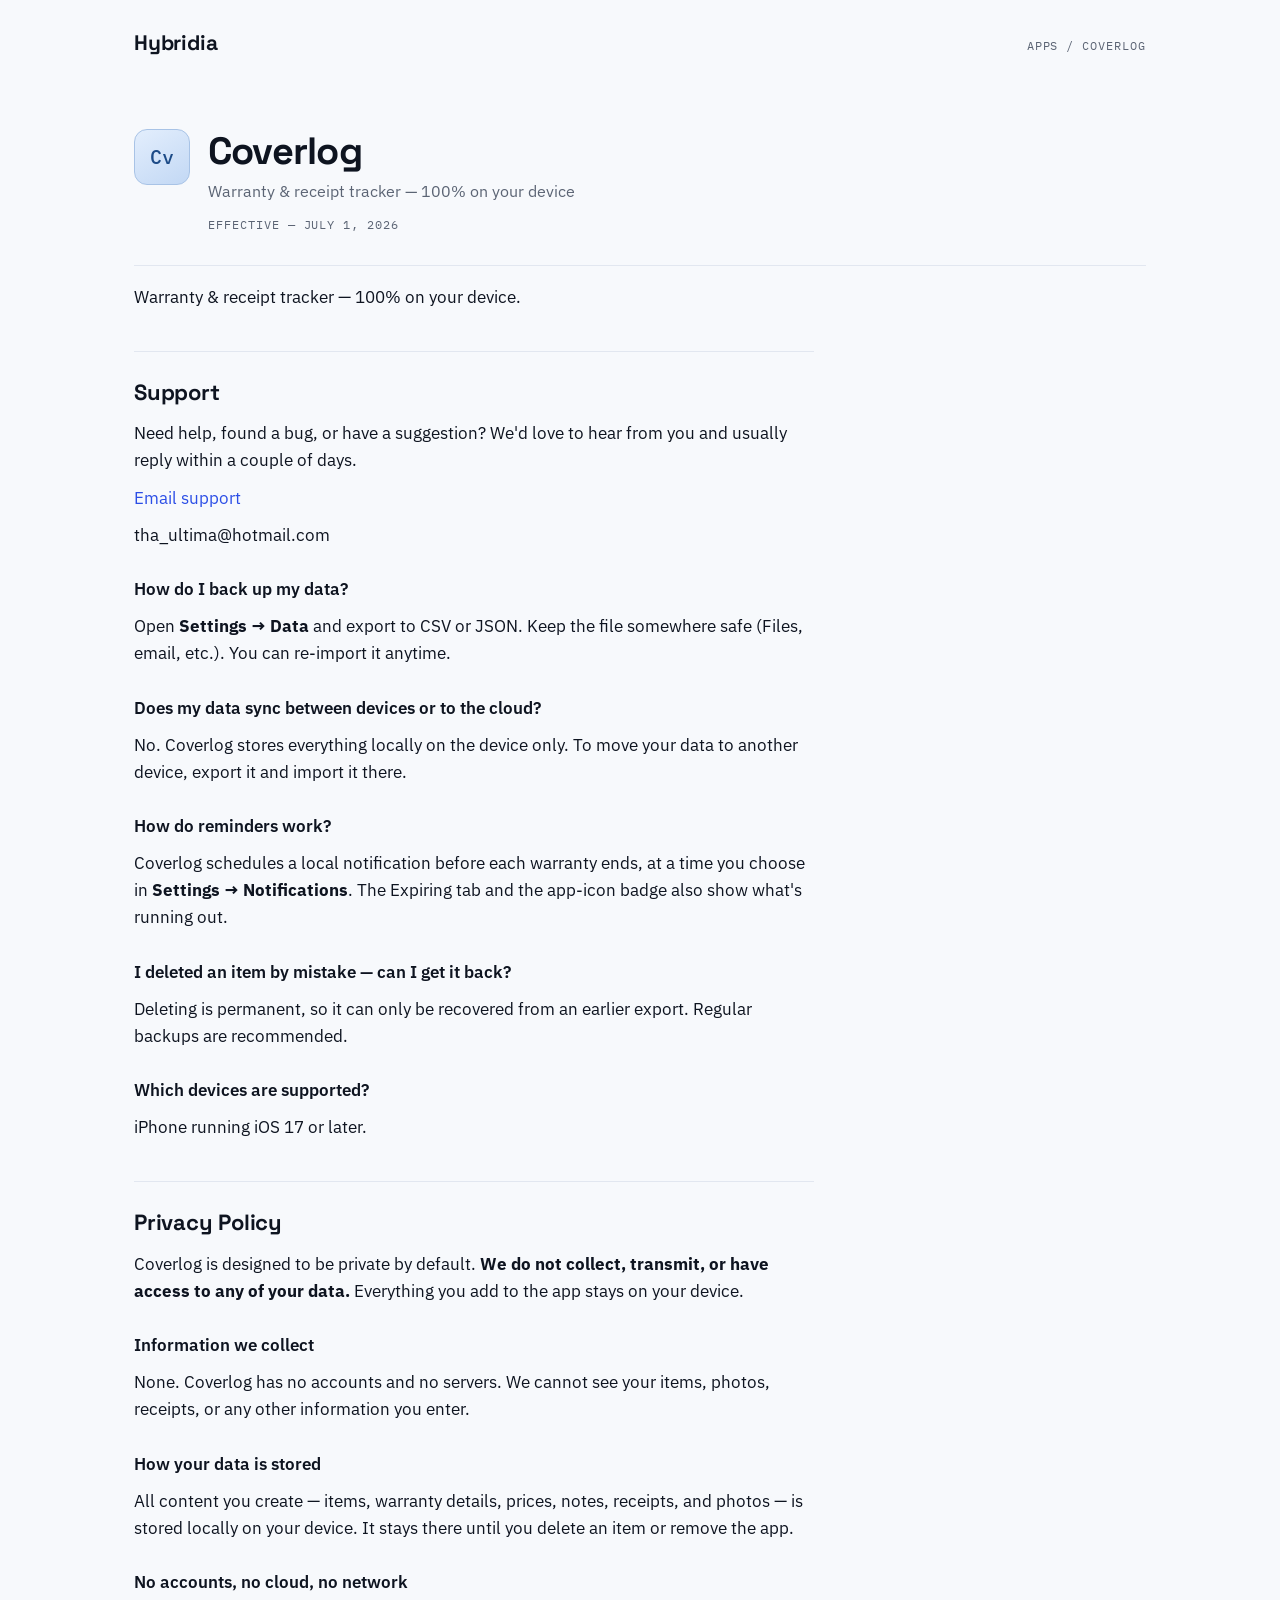
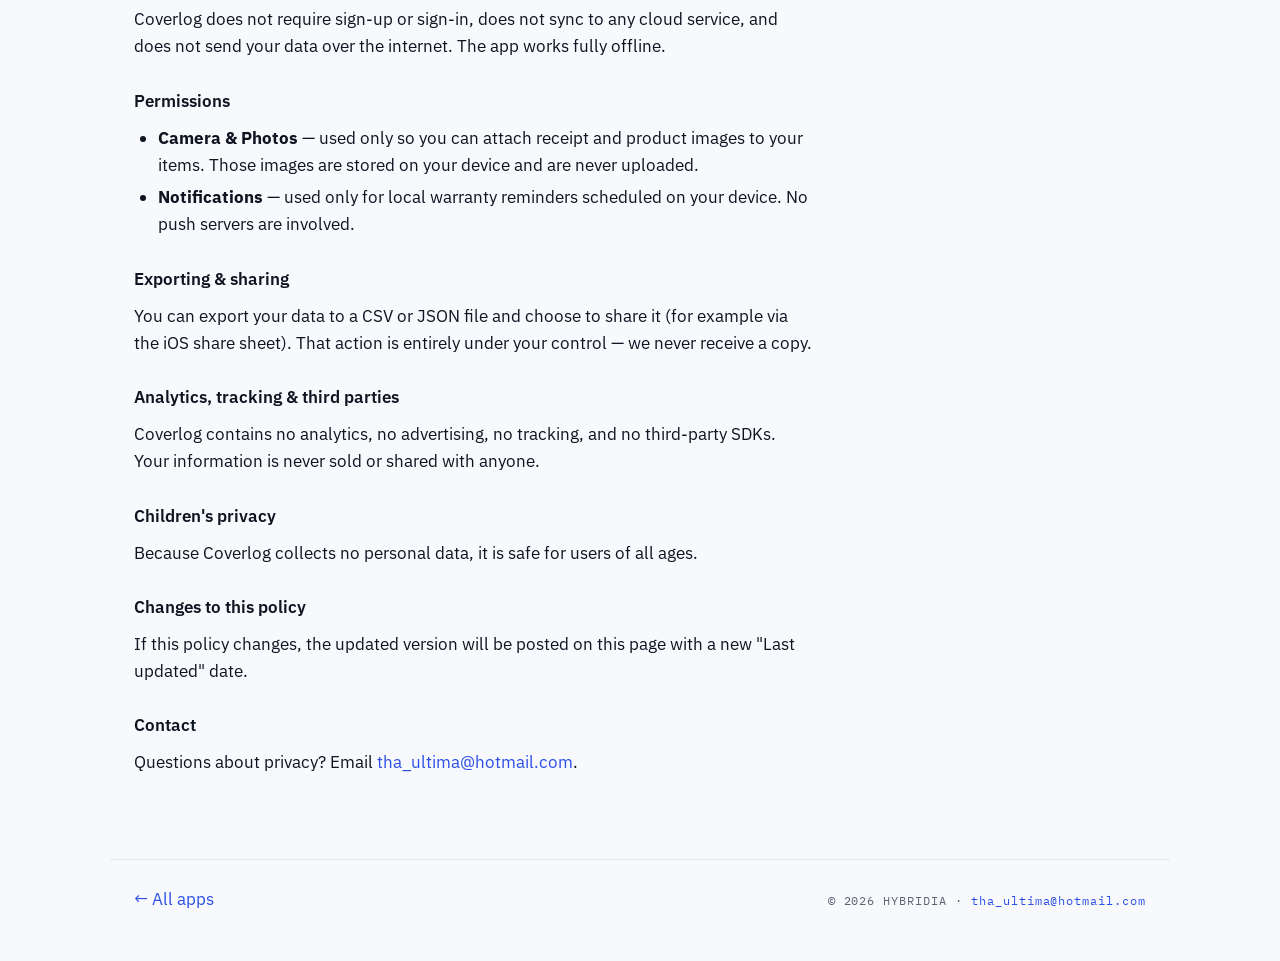
<file: coverlog/index.html>
<!DOCTYPE html>
<html lang="en">
<head>
<meta charset="UTF-8">
<meta name="viewport" content="width=device-width, initial-scale=1.0">
<title>Coverlog — Privacy &amp; Support · Hybridia</title>
<meta name="description" content="Privacy policy and support for Coverlog by Hybridia.">
<link rel="preconnect" href="https://fonts.googleapis.com"><link rel="preconnect" href="https://fonts.gstatic.com" crossorigin><link href="https://fonts.googleapis.com/css2?family=Space+Grotesk:wght@500;700&family=IBM+Plex+Sans:wght@400;600&family=IBM+Plex+Mono:wght@400;500&display=swap" rel="stylesheet">
<link rel="stylesheet" href="../assets/style.css">
</head>
<body>
<a class="skip" href="#content">Skip to content</a>
<header class="masthead">
  <a class="wordmark" href="../">Hybridia</a>
  <span class="mono crumb">APPS / COVERLOG</span>
</header>
<main id="content" class="page">
  <header class="app-head">
    <div class="tile" style="--hue:214" aria-hidden="true">Cv</div>
    <div>
      <h1>Coverlog</h1>
      <p class="tagline">Warranty & receipt tracker — 100% on your device</p>
      <p class="mono effective">EFFECTIVE — JULY 1, 2026</p>
    </div>
  </header>
  <article class="policy">
<p>Warranty & receipt tracker — 100% on your device.</p>
<h2>Support</h2>
<p>Need help, found a bug, or have a suggestion? We'd love to hear from you and usually reply within a couple of days.</p>
<p><a href="mailto:tha_ultima@hotmail.com?subject=Coverlog%20Support">Email support</a></p>
<p>tha_ultima@hotmail.com</p>
<h3>How do I back up my data?</h3>
<p>Open <strong>Settings → Data</strong> and export to CSV or JSON. Keep the file somewhere safe (Files, email, etc.). You can re-import it anytime.</p>
<h3>Does my data sync between devices or to the cloud?</h3>
<p>No. Coverlog stores everything locally on the device only. To move your data to another device, export it and import it there.</p>
<h3>How do reminders work?</h3>
<p>Coverlog schedules a local notification before each warranty ends, at a time you choose in <strong>Settings → Notifications</strong>. The Expiring tab and the app-icon badge also show what's running out.</p>
<h3>I deleted an item by mistake — can I get it back?</h3>
<p>Deleting is permanent, so it can only be recovered from an earlier export. Regular backups are recommended.</p>
<h3>Which devices are supported?</h3>
<p>iPhone running iOS 17 or later.</p>
<h2>Privacy Policy</h2>
<p>Coverlog is designed to be private by default. <strong>We do not collect, transmit, or have access to any of your data.</strong> Everything you add to the app stays on your device.</p>
<h3>Information we collect</h3>
<p>None. Coverlog has no accounts and no servers. We cannot see your items, photos, receipts, or any other information you enter.</p>
<h3>How your data is stored</h3>
<p>All content you create — items, warranty details, prices, notes, receipts, and photos — is stored locally on your device. It stays there until you delete an item or remove the app.</p>
<h3>No accounts, no cloud, no network</h3>
<p>Coverlog does not require sign-up or sign-in, does not sync to any cloud service, and does not send your data over the internet. The app works fully offline.</p>
<h3>Permissions</h3>
<ul>
<li><strong>Camera & Photos</strong> — used only so you can attach receipt and product images to your items. Those images are stored on your device and are never uploaded.</li>
<li><strong>Notifications</strong> — used only for local warranty reminders scheduled on your device. No push servers are involved.</li>
</ul>
<h3>Exporting & sharing</h3>
<p>You can export your data to a CSV or JSON file and choose to share it (for example via the iOS share sheet). That action is entirely under your control — we never receive a copy.</p>
<h3>Analytics, tracking & third parties</h3>
<p>Coverlog contains no analytics, no advertising, no tracking, and no third-party SDKs. Your information is never sold or shared with anyone.</p>
<h3>Children's privacy</h3>
<p>Because Coverlog collects no personal data, it is safe for users of all ages.</p>
<h3>Changes to this policy</h3>
<p>If this policy changes, the updated version will be posted on this page with a new "Last updated" date.</p>
<h3>Contact</h3>
<p>Questions about privacy? Email <a href="mailto:tha_ultima@hotmail.com?subject=Coverlog%20Privacy">tha_ultima@hotmail.com</a>.</p>
  </article>
</main>
<footer class="foot">
  <a href="../">← All apps</a>
  <span class="mono">© 2026 HYBRIDIA · <a href="mailto:tha_ultima@hotmail.com">tha_ultima@hotmail.com</a></span>
</footer>
</body>
</html>
</file>
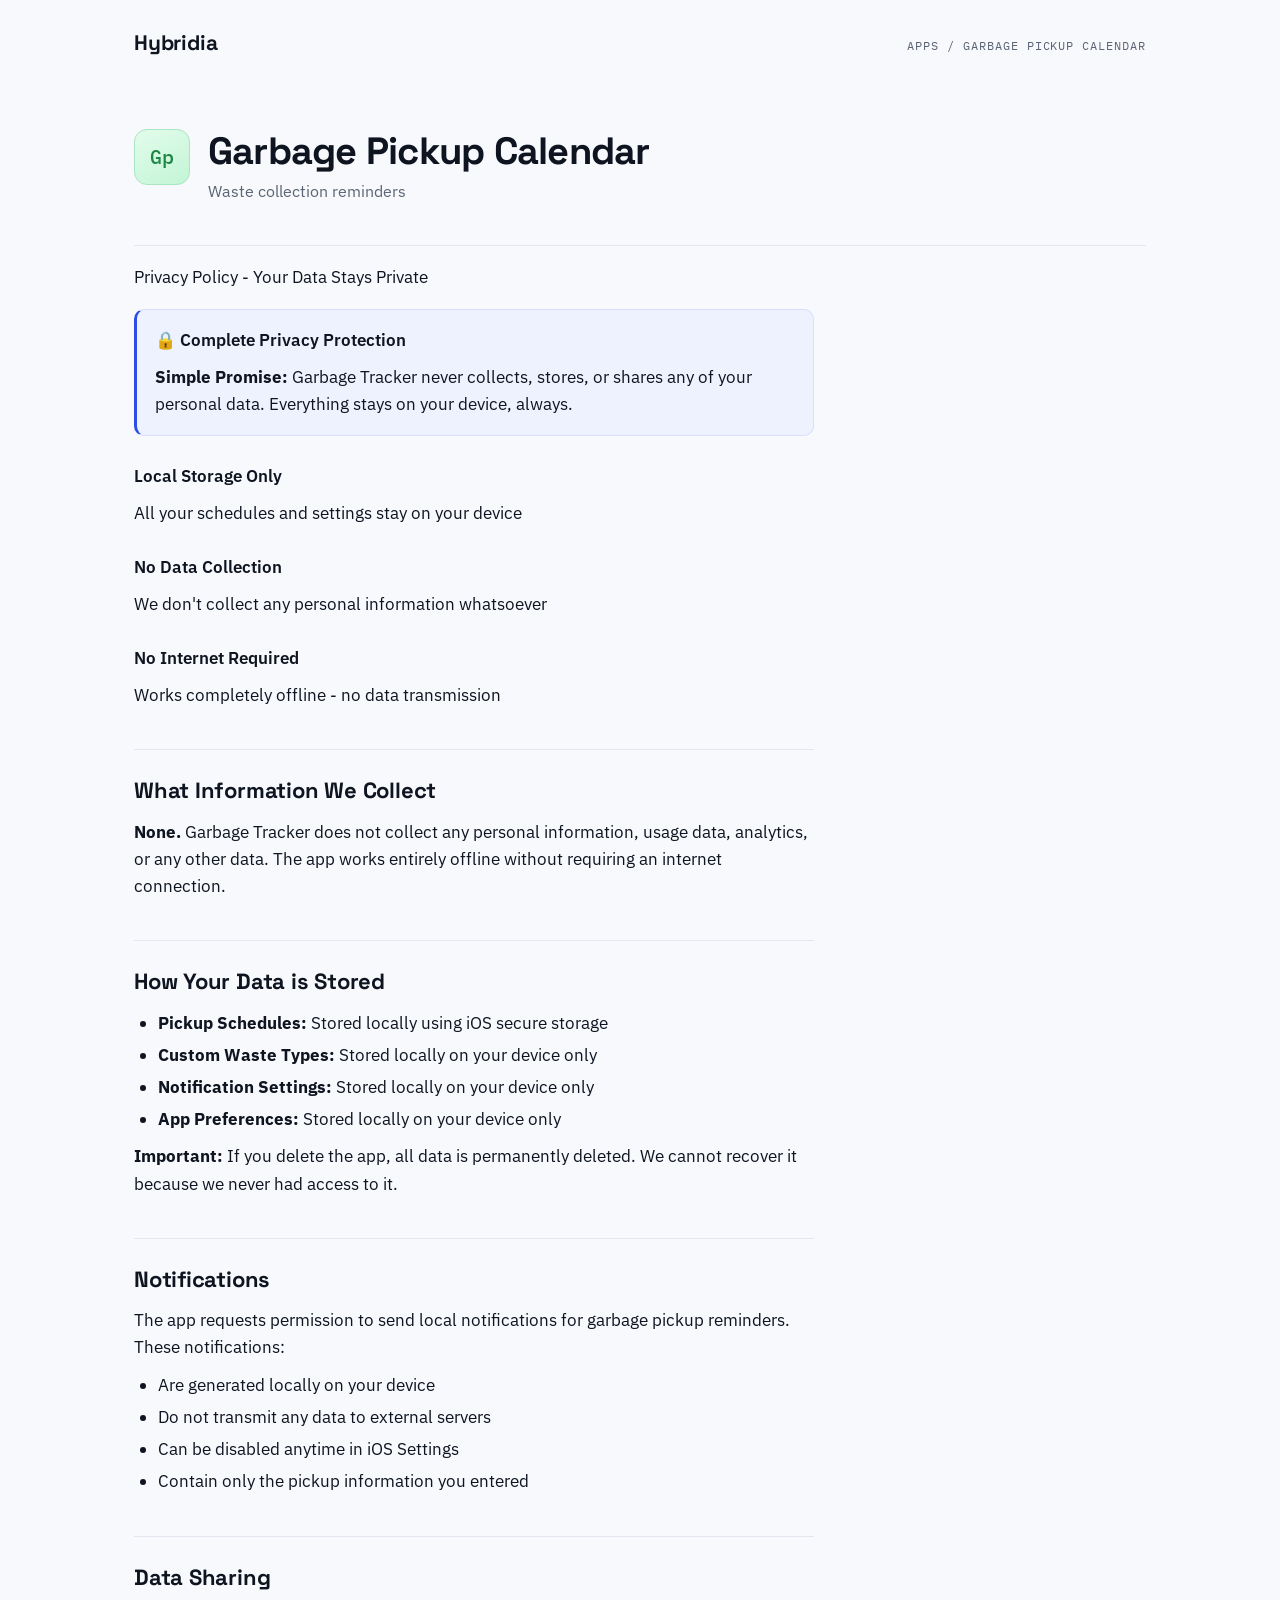
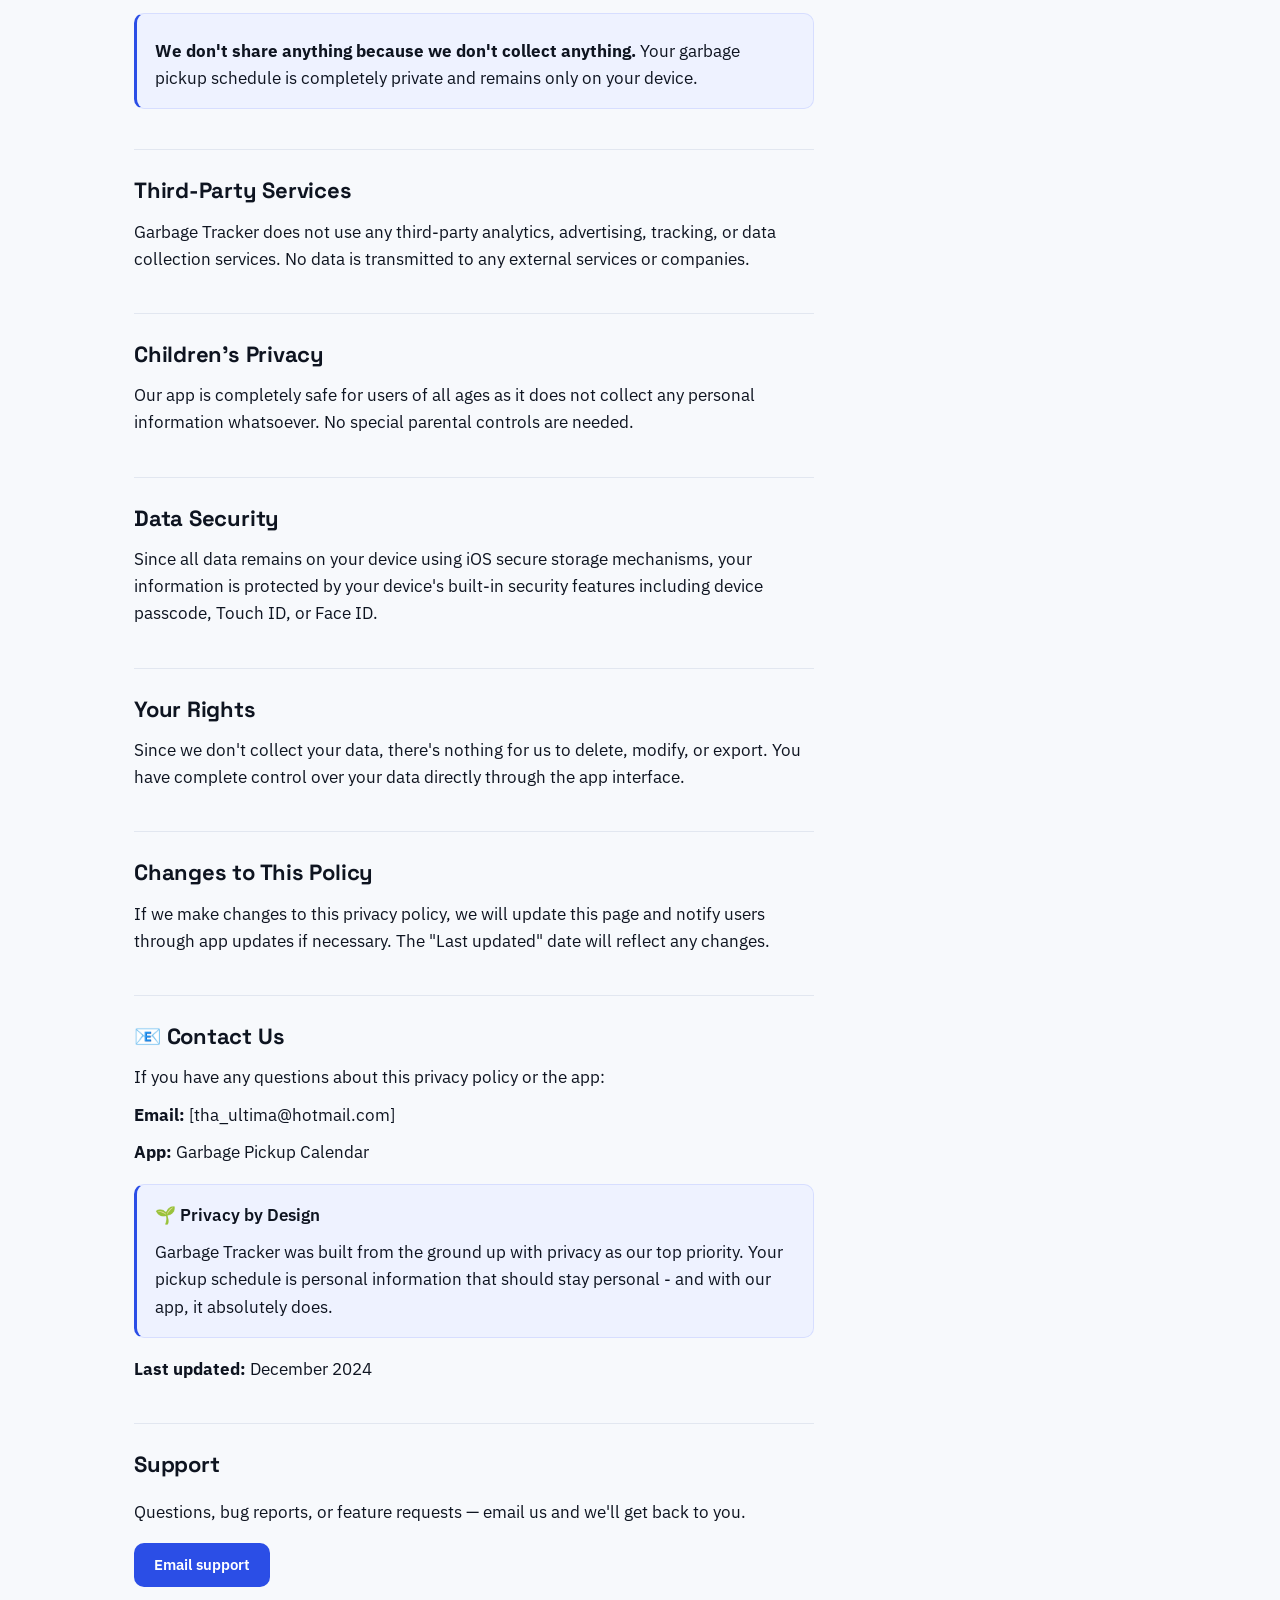
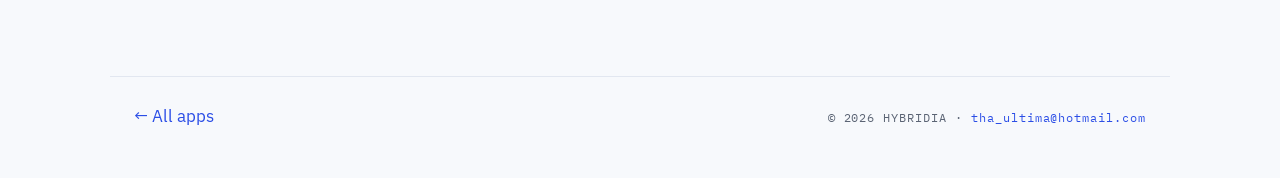
<file: garbage-pickup-calendar/index.html>
<!DOCTYPE html>
<html lang="en">
<head>
<meta charset="UTF-8">
<meta name="viewport" content="width=device-width, initial-scale=1.0">
<title>Garbage Pickup Calendar — Privacy &amp; Support · Hybridia</title>
<meta name="description" content="Privacy policy and support for Garbage Pickup Calendar by Hybridia.">
<link rel="preconnect" href="https://fonts.googleapis.com"><link rel="preconnect" href="https://fonts.gstatic.com" crossorigin><link href="https://fonts.googleapis.com/css2?family=Space+Grotesk:wght@500;700&family=IBM+Plex+Sans:wght@400;600&family=IBM+Plex+Mono:wght@400;500&display=swap" rel="stylesheet">
<link rel="stylesheet" href="../assets/style.css">
</head>
<body>
<a class="skip" href="#content">Skip to content</a>
<header class="masthead">
  <a class="wordmark" href="../">Hybridia</a>
  <span class="mono crumb">APPS / GARBAGE PICKUP CALENDAR</span>
</header>
<main id="content" class="page">
  <header class="app-head">
    <div class="tile" style="--hue:142" aria-hidden="true">Gp</div>
    <div>
      <h1>Garbage Pickup Calendar</h1>
      <p class="tagline">Waste collection reminders</p>
      
    </div>
  </header>
  <article class="policy">
<p>Privacy Policy - Your Data Stays Private</p>
<div class="callout"><h3>🔒 Complete Privacy Protection</h3><p><strong>Simple Promise:</strong> Garbage Tracker never collects, stores, or shares any of your personal data. Everything stays on your device, always.</p></div>
<h3>Local Storage Only</h3>
<p>All your schedules and settings stay on your device</p>
<h3>No Data Collection</h3>
<p>We don't collect any personal information whatsoever</p>
<h3>No Internet Required</h3>
<p>Works completely offline - no data transmission</p>
<h2>What Information We Collect</h2>
<p><strong>None.</strong> Garbage Tracker does not collect any personal information, usage data, analytics, or any other data. The app works entirely offline without requiring an internet connection.</p>
<h2>How Your Data is Stored</h2>
<ul>
<li><strong>Pickup Schedules:</strong> Stored locally using iOS secure storage</li>
<li><strong>Custom Waste Types:</strong> Stored locally on your device only</li>
<li><strong>Notification Settings:</strong> Stored locally on your device only</li>
<li><strong>App Preferences:</strong> Stored locally on your device only</li>
</ul>
<p><strong>Important:</strong> If you delete the app, all data is permanently deleted. We cannot recover it because we never had access to it.</p>
<h2>Notifications</h2>
<p>The app requests permission to send local notifications for garbage pickup reminders. These notifications:</p>
<ul>
<li>Are generated locally on your device</li>
<li>Do not transmit any data to external servers</li>
<li>Can be disabled anytime in iOS Settings</li>
<li>Contain only the pickup information you entered</li>
</ul>
<h2>Data Sharing</h2>
<div class="callout"><p><strong>We don't share anything because we don't collect anything.</strong> Your garbage pickup schedule is completely private and remains only on your device.</p></div>
<h2>Third-Party Services</h2>
<p>Garbage Tracker does not use any third-party analytics, advertising, tracking, or data collection services. No data is transmitted to any external services or companies.</p>
<h2>Children's Privacy</h2>
<p>Our app is completely safe for users of all ages as it does not collect any personal information whatsoever. No special parental controls are needed.</p>
<h2>Data Security</h2>
<p>Since all data remains on your device using iOS secure storage mechanisms, your information is protected by your device's built-in security features including device passcode, Touch ID, or Face ID.</p>
<h2>Your Rights</h2>
<p>Since we don't collect your data, there's nothing for us to delete, modify, or export. You have complete control over your data directly through the app interface.</p>
<h2>Changes to This Policy</h2>
<p>If we make changes to this privacy policy, we will update this page and notify users through app updates if necessary. The "Last updated" date will reflect any changes.</p>
<h2>📧 Contact Us</h2>
<p>If you have any questions about this privacy policy or the app:</p>
<p><strong>Email:</strong> [tha_ultima@hotmail.com]</p>
<p><strong>App:</strong> Garbage Pickup Calendar</p>
<div class="callout"><h3>🌱 Privacy by Design</h3><p>Garbage Tracker was built from the ground up with privacy as our top priority. Your pickup schedule is personal information that should stay personal - and with our app, it absolutely does.</p></div>
<p>
<strong>Last updated:</strong> December 2024
            </p>
  </article>
      <section class="support">
        <h2>Support</h2>
        <p>Questions, bug reports, or feature requests — email us and we'll get back to you.</p>
        <p><a class="btn" href="mailto:tha_ultima@hotmail.com?subject=Garbage%20Pickup%20Calendar%20Support">Email support</a></p>
      </section>
</main>
<footer class="foot">
  <a href="../">← All apps</a>
  <span class="mono">© 2026 HYBRIDIA · <a href="mailto:tha_ultima@hotmail.com">tha_ultima@hotmail.com</a></span>
</footer>
</body>
</html>
</file>
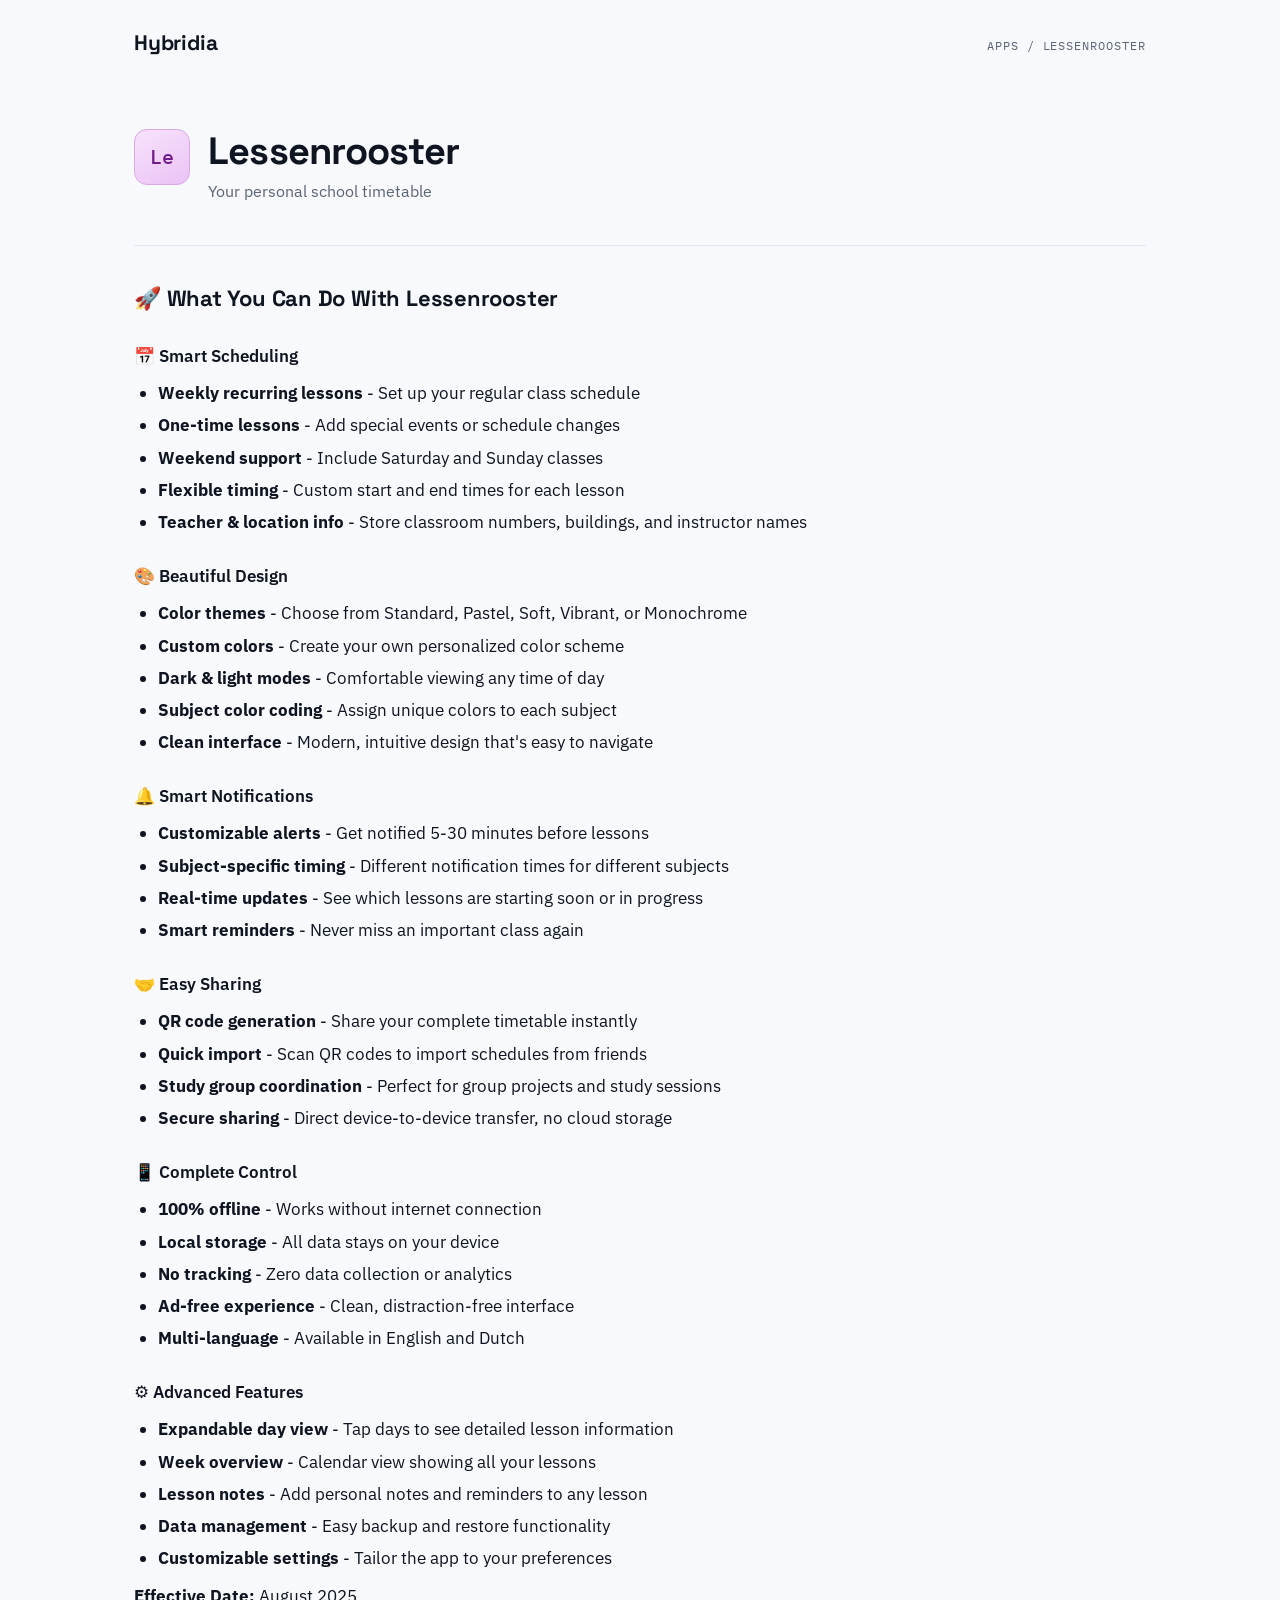
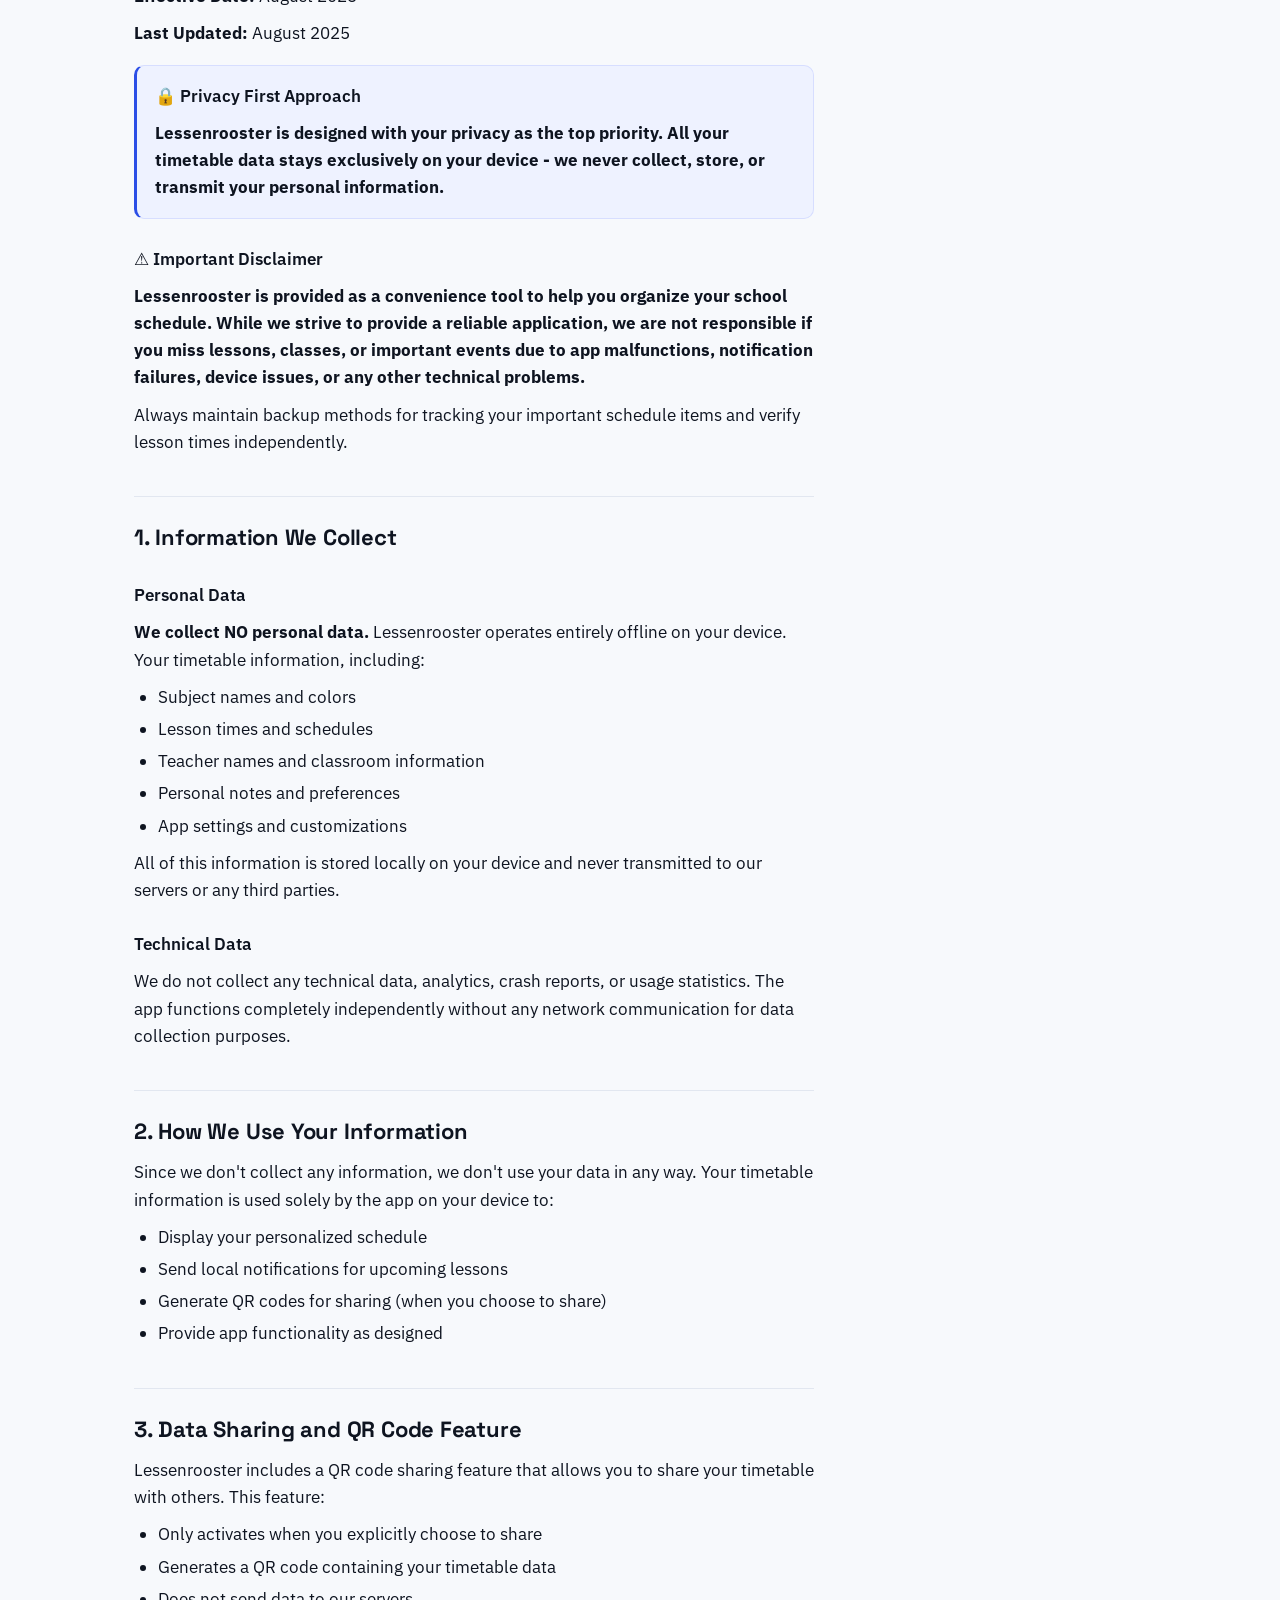
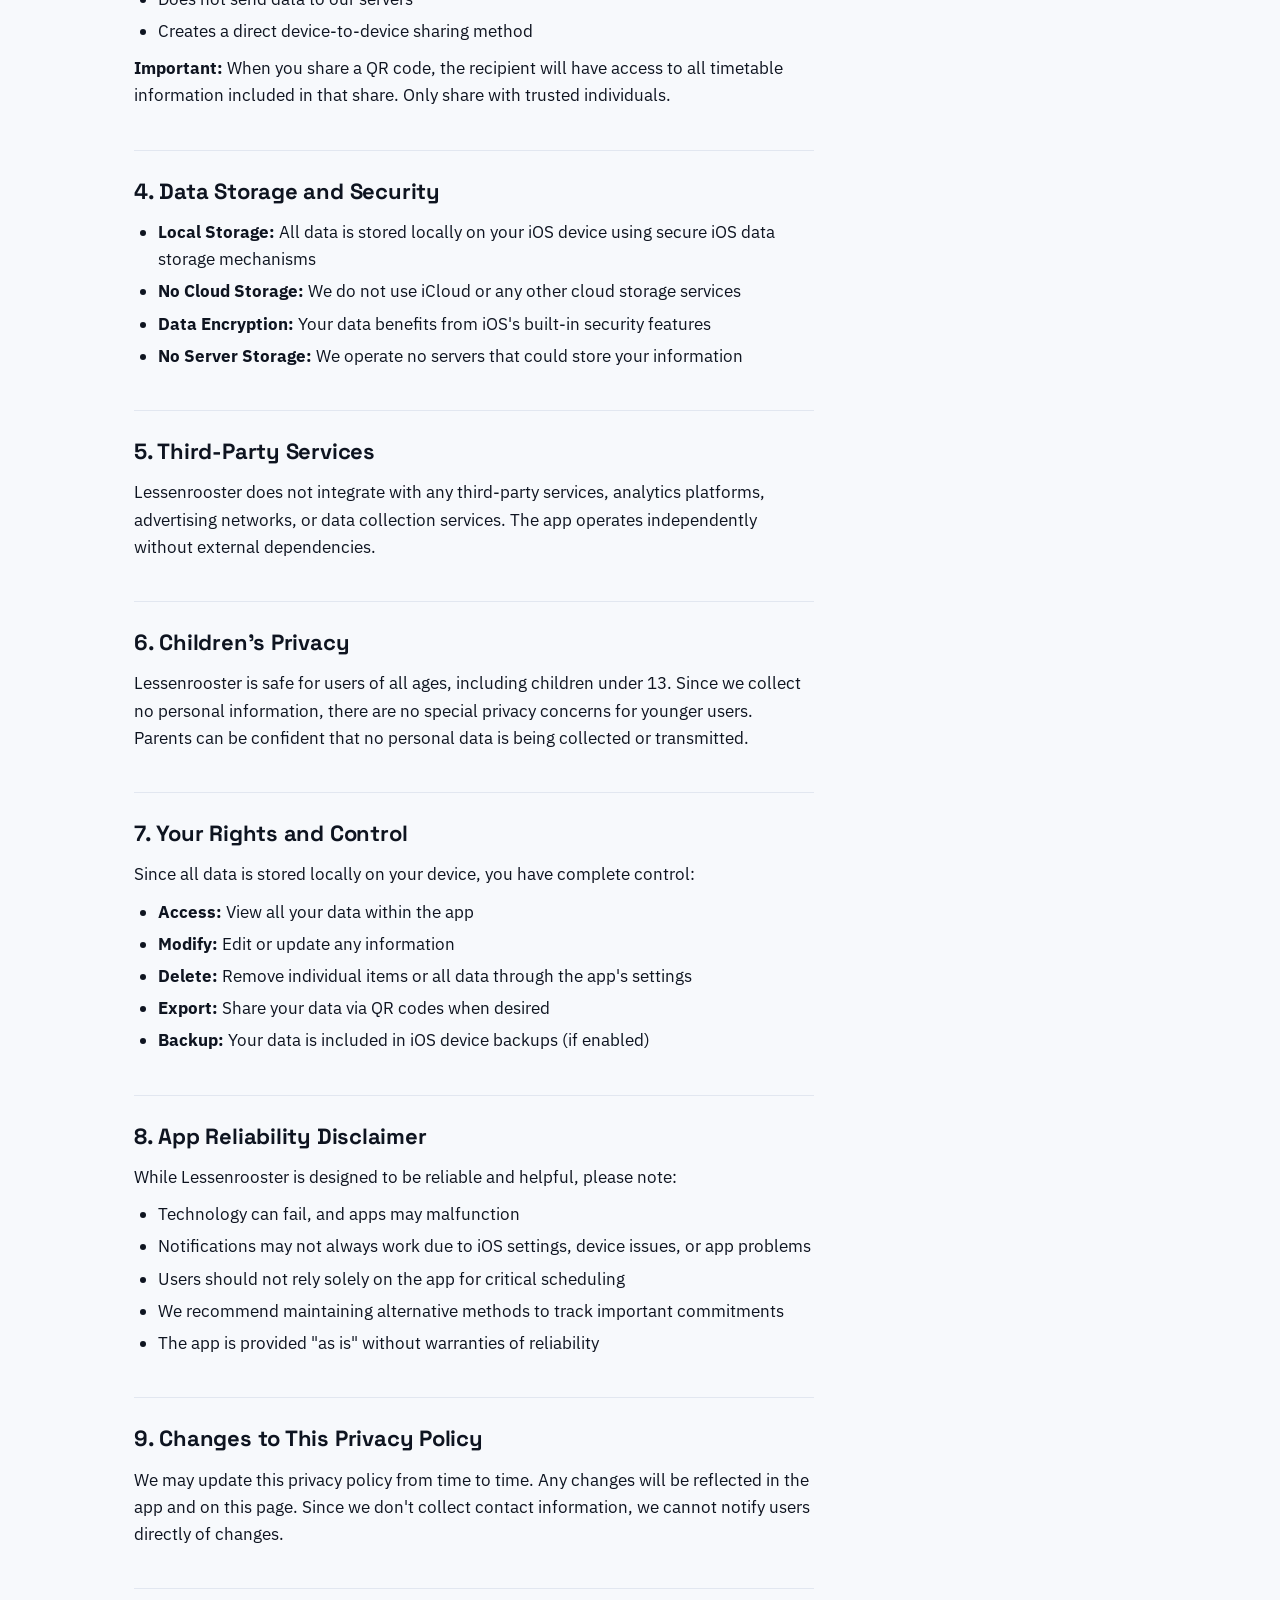
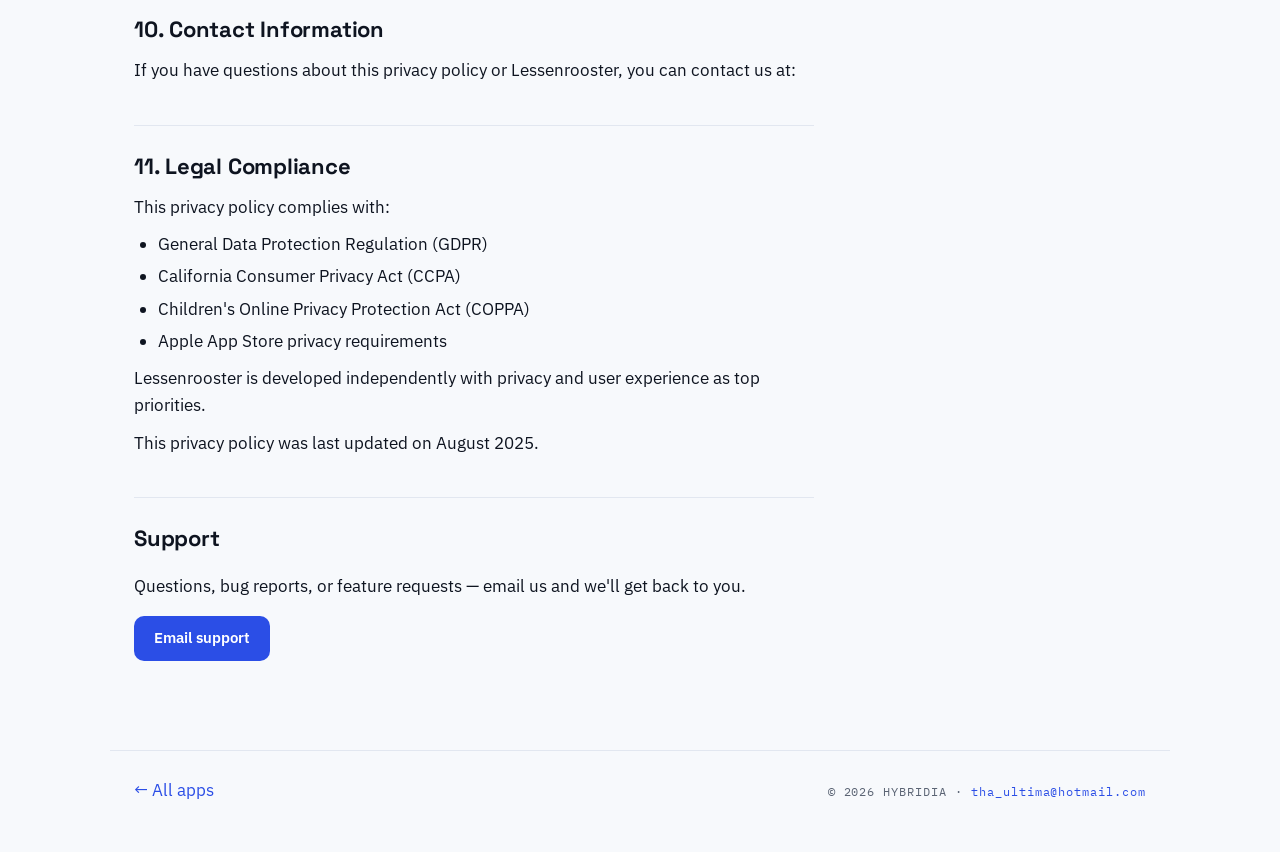
<file: lessenrooster/index.html>
<!DOCTYPE html>
<html lang="en">
<head>
<meta charset="UTF-8">
<meta name="viewport" content="width=device-width, initial-scale=1.0">
<title>Lessenrooster — Privacy &amp; Support · Hybridia</title>
<meta name="description" content="Privacy policy and support for Lessenrooster by Hybridia.">
<link rel="preconnect" href="https://fonts.googleapis.com"><link rel="preconnect" href="https://fonts.gstatic.com" crossorigin><link href="https://fonts.googleapis.com/css2?family=Space+Grotesk:wght@500;700&family=IBM+Plex+Sans:wght@400;600&family=IBM+Plex+Mono:wght@400;500&display=swap" rel="stylesheet">
<link rel="stylesheet" href="../assets/style.css">
</head>
<body>
<a class="skip" href="#content">Skip to content</a>
<header class="masthead">
  <a class="wordmark" href="../">Hybridia</a>
  <span class="mono crumb">APPS / LESSENROOSTER</span>
</header>
<main id="content" class="page">
  <header class="app-head">
    <div class="tile" style="--hue:288" aria-hidden="true">Le</div>
    <div>
      <h1>Lessenrooster</h1>
      <p class="tagline">Your personal school timetable</p>
      
    </div>
  </header>
  <article class="policy">
<h2>🚀 What You Can Do With Lessenrooster</h2>
<h3>📅 Smart Scheduling</h3>
<ul>
<li><strong>Weekly recurring lessons</strong> - Set up your regular class schedule</li>
<li><strong>One-time lessons</strong> - Add special events or schedule changes</li>
<li><strong>Weekend support</strong> - Include Saturday and Sunday classes</li>
<li><strong>Flexible timing</strong> - Custom start and end times for each lesson</li>
<li><strong>Teacher & location info</strong> - Store classroom numbers, buildings, and instructor names</li>
</ul>
<h3>🎨 Beautiful Design</h3>
<ul>
<li><strong>Color themes</strong> - Choose from Standard, Pastel, Soft, Vibrant, or Monochrome</li>
<li><strong>Custom colors</strong> - Create your own personalized color scheme</li>
<li><strong>Dark & light modes</strong> - Comfortable viewing any time of day</li>
<li><strong>Subject color coding</strong> - Assign unique colors to each subject</li>
<li><strong>Clean interface</strong> - Modern, intuitive design that's easy to navigate</li>
</ul>
<h3>🔔 Smart Notifications</h3>
<ul>
<li><strong>Customizable alerts</strong> - Get notified 5-30 minutes before lessons</li>
<li><strong>Subject-specific timing</strong> - Different notification times for different subjects</li>
<li><strong>Real-time updates</strong> - See which lessons are starting soon or in progress</li>
<li><strong>Smart reminders</strong> - Never miss an important class again</li>
</ul>
<h3>🤝 Easy Sharing</h3>
<ul>
<li><strong>QR code generation</strong> - Share your complete timetable instantly</li>
<li><strong>Quick import</strong> - Scan QR codes to import schedules from friends</li>
<li><strong>Study group coordination</strong> - Perfect for group projects and study sessions</li>
<li><strong>Secure sharing</strong> - Direct device-to-device transfer, no cloud storage</li>
</ul>
<h3>📱 Complete Control</h3>
<ul>
<li><strong>100% offline</strong> - Works without internet connection</li>
<li><strong>Local storage</strong> - All data stays on your device</li>
<li><strong>No tracking</strong> - Zero data collection or analytics</li>
<li><strong>Ad-free experience</strong> - Clean, distraction-free interface</li>
<li><strong>Multi-language</strong> - Available in English and Dutch</li>
</ul>
<h3>⚙️ Advanced Features</h3>
<ul>
<li><strong>Expandable day view</strong> - Tap days to see detailed lesson information</li>
<li><strong>Week overview</strong> - Calendar view showing all your lessons</li>
<li><strong>Lesson notes</strong> - Add personal notes and reminders to any lesson</li>
<li><strong>Data management</strong> - Easy backup and restore functionality</li>
<li><strong>Customizable settings</strong> - Tailor the app to your preferences</li>
</ul>
<p><strong>Effective Date:</strong> August 2025</p>
<p><strong>Last Updated:</strong> August 2025</p>
<div class="callout"><h3>🔒 Privacy First Approach</h3><p><strong>Lessenrooster is designed with your privacy as the top priority. All your timetable data stays exclusively on your device - we never collect, store, or transmit your personal information.</strong></p></div>
<h3>⚠️ Important Disclaimer</h3>
<p><strong>Lessenrooster is provided as a convenience tool to help you organize your school schedule. While we strive to provide a reliable application, we are not responsible if you miss lessons, classes, or important events due to app malfunctions, notification failures, device issues, or any other technical problems.</strong></p>
<p>Always maintain backup methods for tracking your important schedule items and verify lesson times independently.</p>
<h2>1. Information We Collect</h2>
<h3>Personal Data</h3>
<p><strong>We collect NO personal data.</strong> Lessenrooster operates entirely offline on your device. Your timetable information, including:</p>
<ul>
<li>Subject names and colors</li>
<li>Lesson times and schedules</li>
<li>Teacher names and classroom information</li>
<li>Personal notes and preferences</li>
<li>App settings and customizations</li>
</ul>
<p>All of this information is stored locally on your device and never transmitted to our servers or any third parties.</p>
<h3>Technical Data</h3>
<p>We do not collect any technical data, analytics, crash reports, or usage statistics. The app functions completely independently without any network communication for data collection purposes.</p>
<h2>2. How We Use Your Information</h2>
<p>Since we don't collect any information, we don't use your data in any way. Your timetable information is used solely by the app on your device to:</p>
<ul>
<li>Display your personalized schedule</li>
<li>Send local notifications for upcoming lessons</li>
<li>Generate QR codes for sharing (when you choose to share)</li>
<li>Provide app functionality as designed</li>
</ul>
<h2>3. Data Sharing and QR Code Feature</h2>
<p>Lessenrooster includes a QR code sharing feature that allows you to share your timetable with others. This feature:</p>
<ul>
<li>Only activates when you explicitly choose to share</li>
<li>Generates a QR code containing your timetable data</li>
<li>Does not send data to our servers</li>
<li>Creates a direct device-to-device sharing method</li>
</ul>
<p><strong>Important:</strong> When you share a QR code, the recipient will have access to all timetable information included in that share. Only share with trusted individuals.</p>
<h2>4. Data Storage and Security</h2>
<ul>
<li><strong>Local Storage:</strong> All data is stored locally on your iOS device using secure iOS data storage mechanisms</li>
<li><strong>No Cloud Storage:</strong> We do not use iCloud or any other cloud storage services</li>
<li><strong>Data Encryption:</strong> Your data benefits from iOS's built-in security features</li>
<li><strong>No Server Storage:</strong> We operate no servers that could store your information</li>
</ul>
<h2>5. Third-Party Services</h2>
<p>Lessenrooster does not integrate with any third-party services, analytics platforms, advertising networks, or data collection services. The app operates independently without external dependencies.</p>
<h2>6. Children's Privacy</h2>
<p>Lessenrooster is safe for users of all ages, including children under 13. Since we collect no personal information, there are no special privacy concerns for younger users. Parents can be confident that no personal data is being collected or transmitted.</p>
<h2>7. Your Rights and Control</h2>
<p>Since all data is stored locally on your device, you have complete control:</p>
<ul>
<li><strong>Access:</strong> View all your data within the app</li>
<li><strong>Modify:</strong> Edit or update any information</li>
<li><strong>Delete:</strong> Remove individual items or all data through the app's settings</li>
<li><strong>Export:</strong> Share your data via QR codes when desired</li>
<li><strong>Backup:</strong> Your data is included in iOS device backups (if enabled)</li>
</ul>
<h2>8. App Reliability Disclaimer</h2>
<p>While Lessenrooster is designed to be reliable and helpful, please note:</p>
<ul>
<li>Technology can fail, and apps may malfunction</li>
<li>Notifications may not always work due to iOS settings, device issues, or app problems</li>
<li>Users should not rely solely on the app for critical scheduling</li>
<li>We recommend maintaining alternative methods to track important commitments</li>
<li>The app is provided "as is" without warranties of reliability</li>
</ul>
<h2>9. Changes to This Privacy Policy</h2>
<p>We may update this privacy policy from time to time. Any changes will be reflected in the app and on this page. Since we don't collect contact information, we cannot notify users directly of changes.</p>
<h2>10. Contact Information</h2>
<p>If you have questions about this privacy policy or Lessenrooster, you can contact us at:</p>
<h2>11. Legal Compliance</h2>
<p>This privacy policy complies with:</p>
<ul>
<li>General Data Protection Regulation (GDPR)</li>
<li>California Consumer Privacy Act (CCPA)</li>
<li>Children's Online Privacy Protection Act (COPPA)</li>
<li>Apple App Store privacy requirements</li>
</ul>
<p>Lessenrooster is developed independently with privacy and user experience as top priorities.</p>
<p>This privacy policy was last updated on August 2025.</p>
  </article>
      <section class="support">
        <h2>Support</h2>
        <p>Questions, bug reports, or feature requests — email us and we'll get back to you.</p>
        <p><a class="btn" href="mailto:tha_ultima@hotmail.com?subject=Lessenrooster%20Support">Email support</a></p>
      </section>
</main>
<footer class="foot">
  <a href="../">← All apps</a>
  <span class="mono">© 2026 HYBRIDIA · <a href="mailto:tha_ultima@hotmail.com">tha_ultima@hotmail.com</a></span>
</footer>
</body>
</html>
</file>
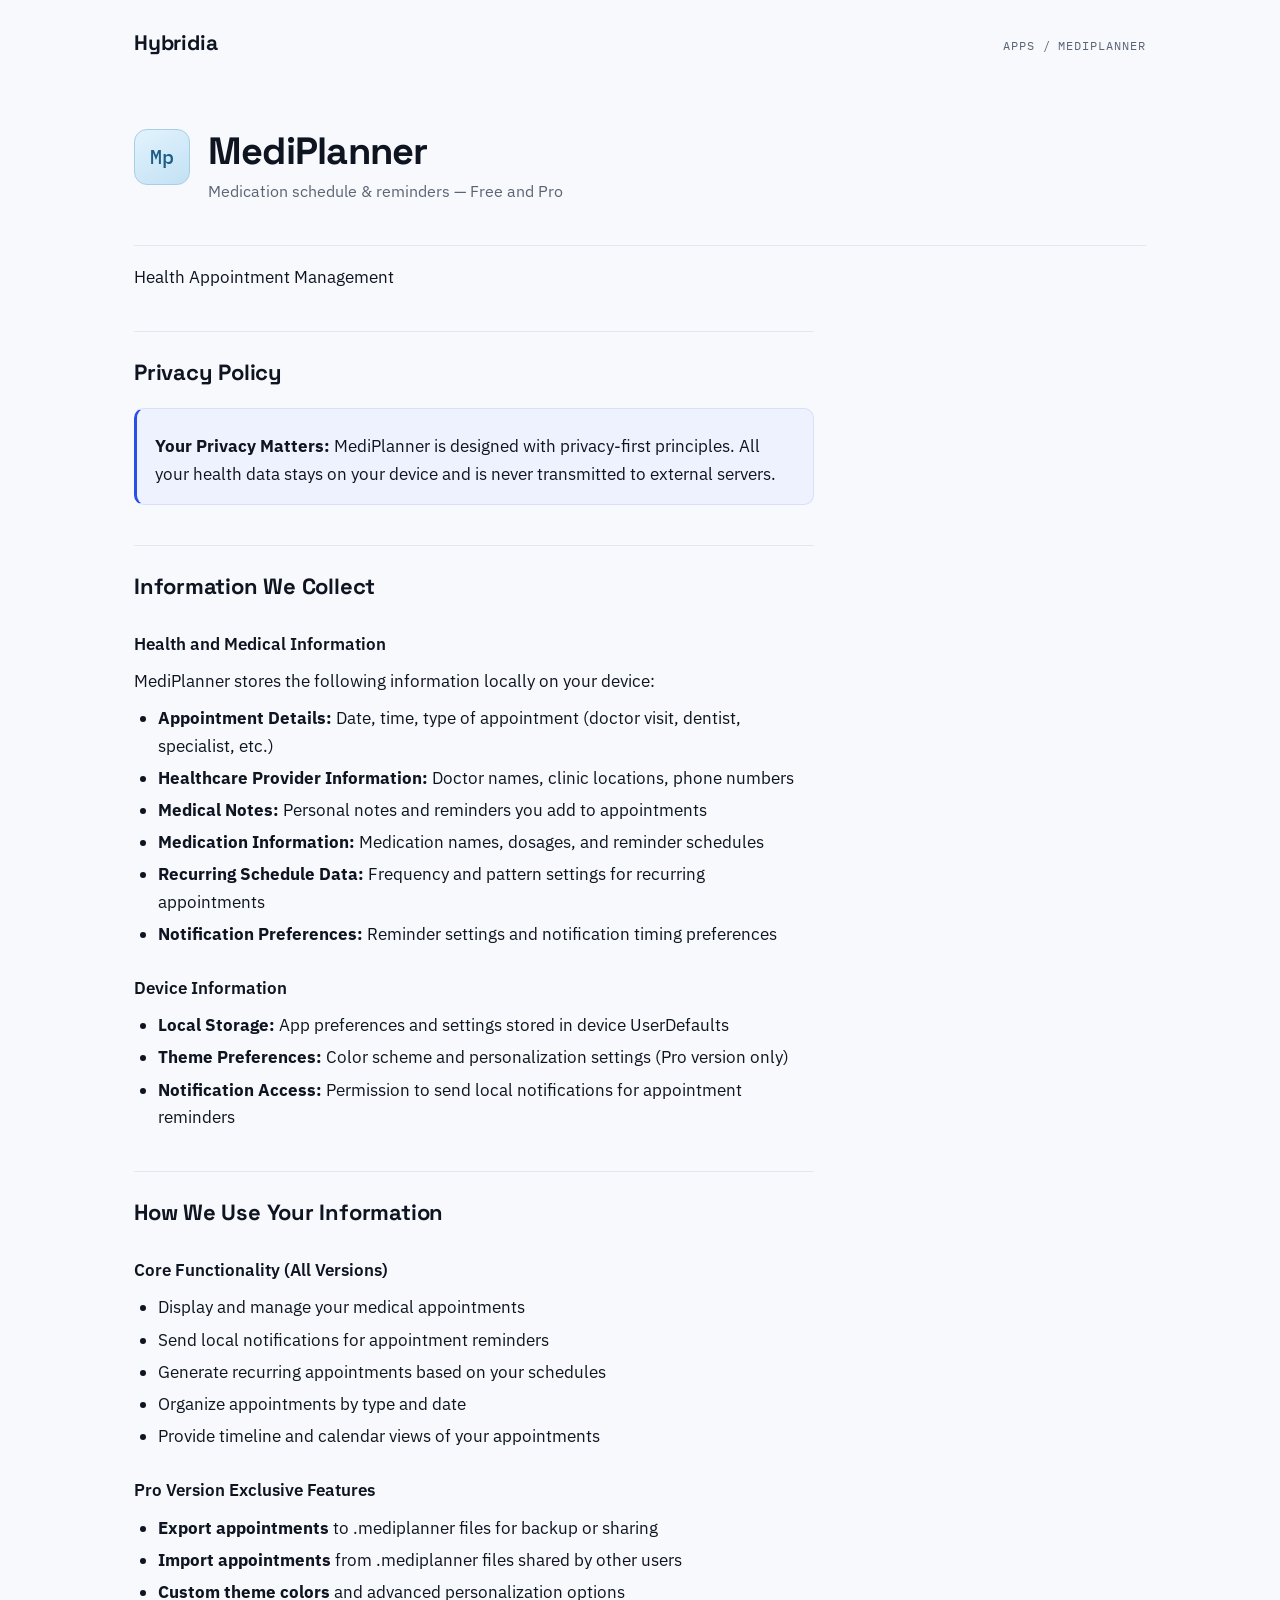
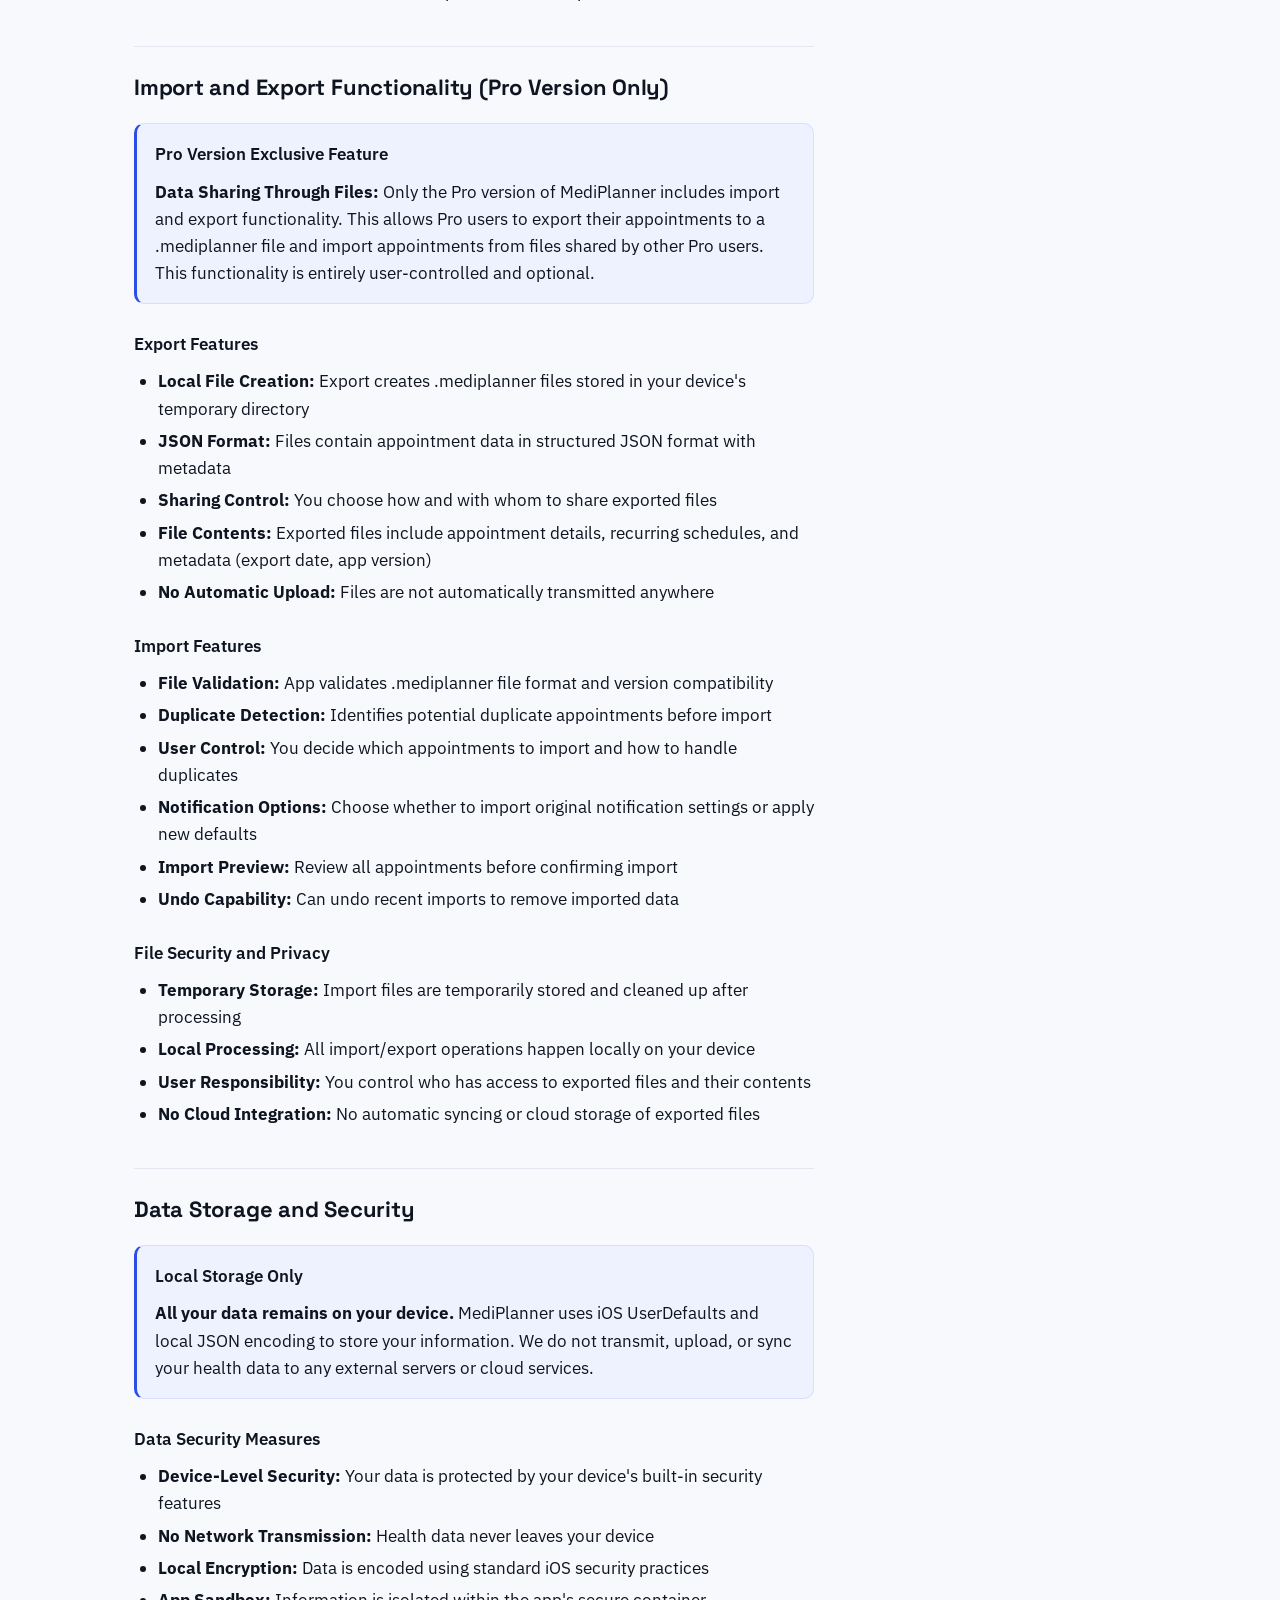
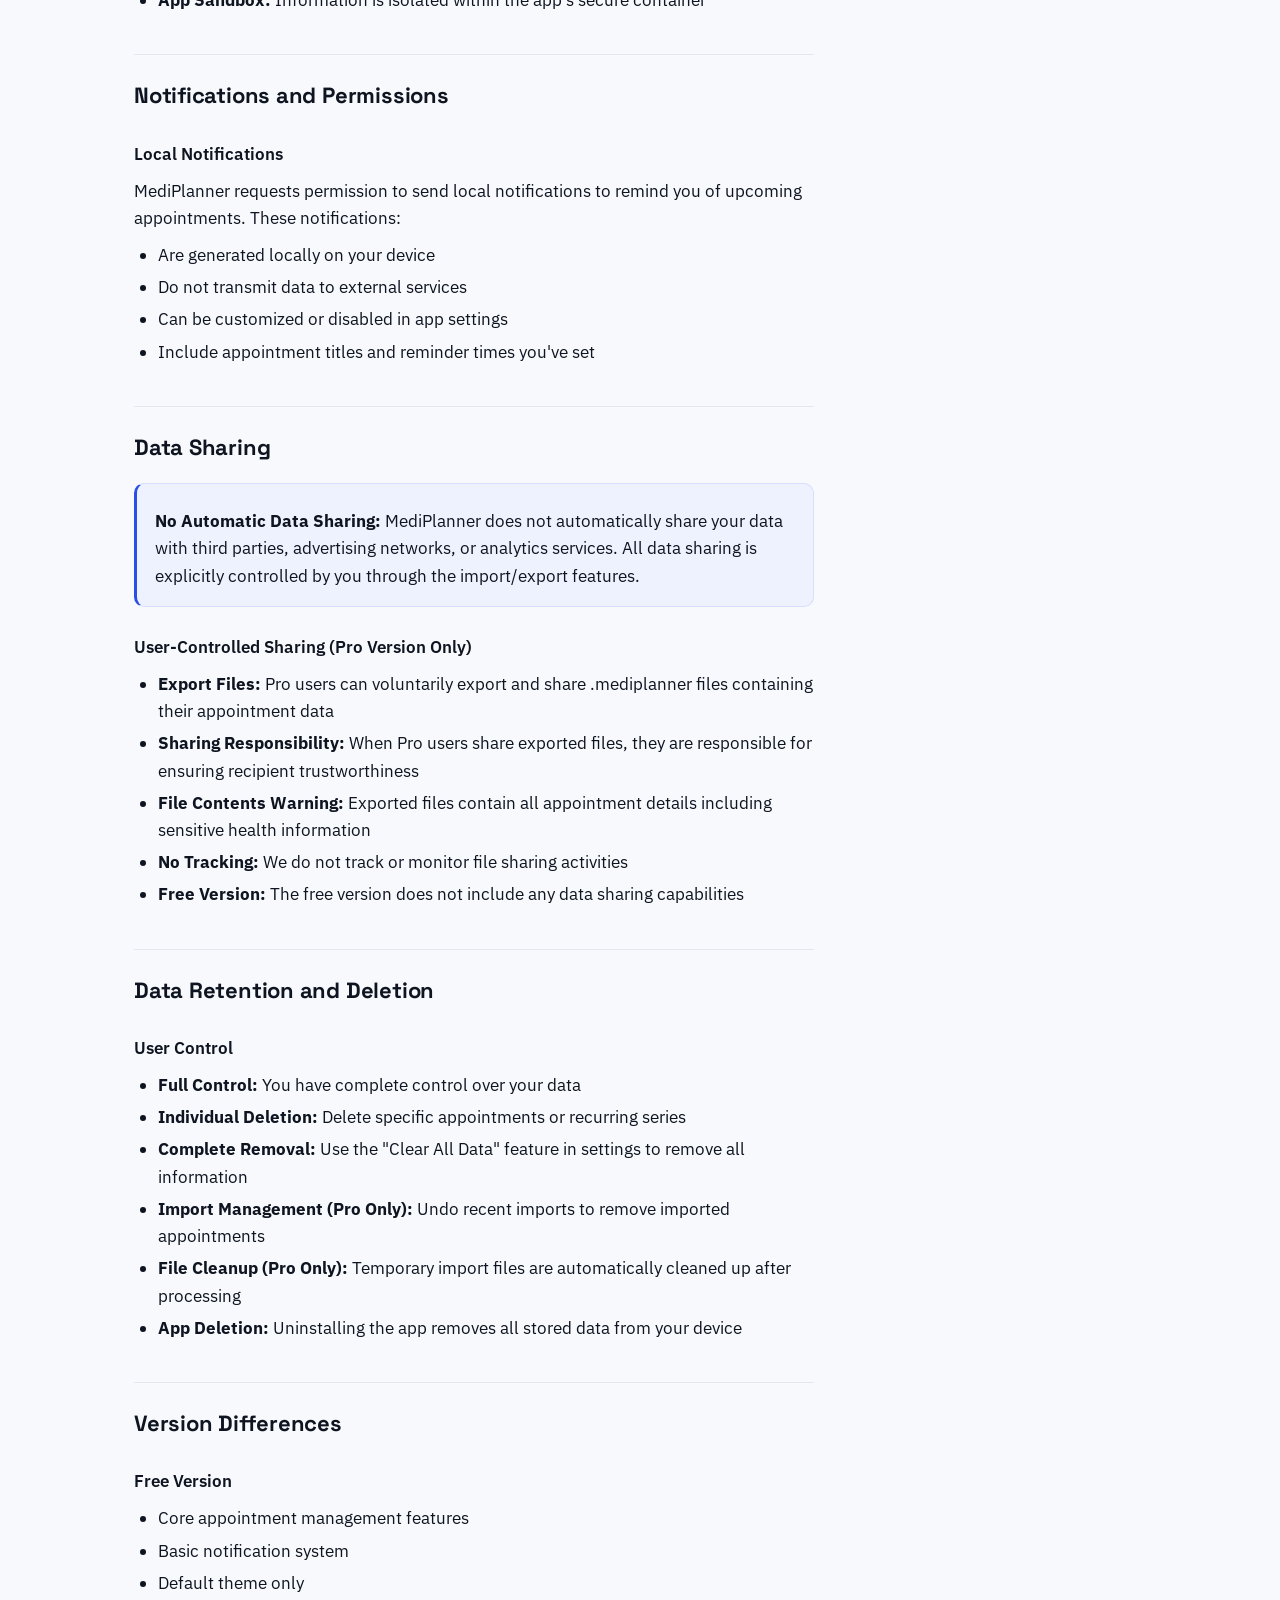
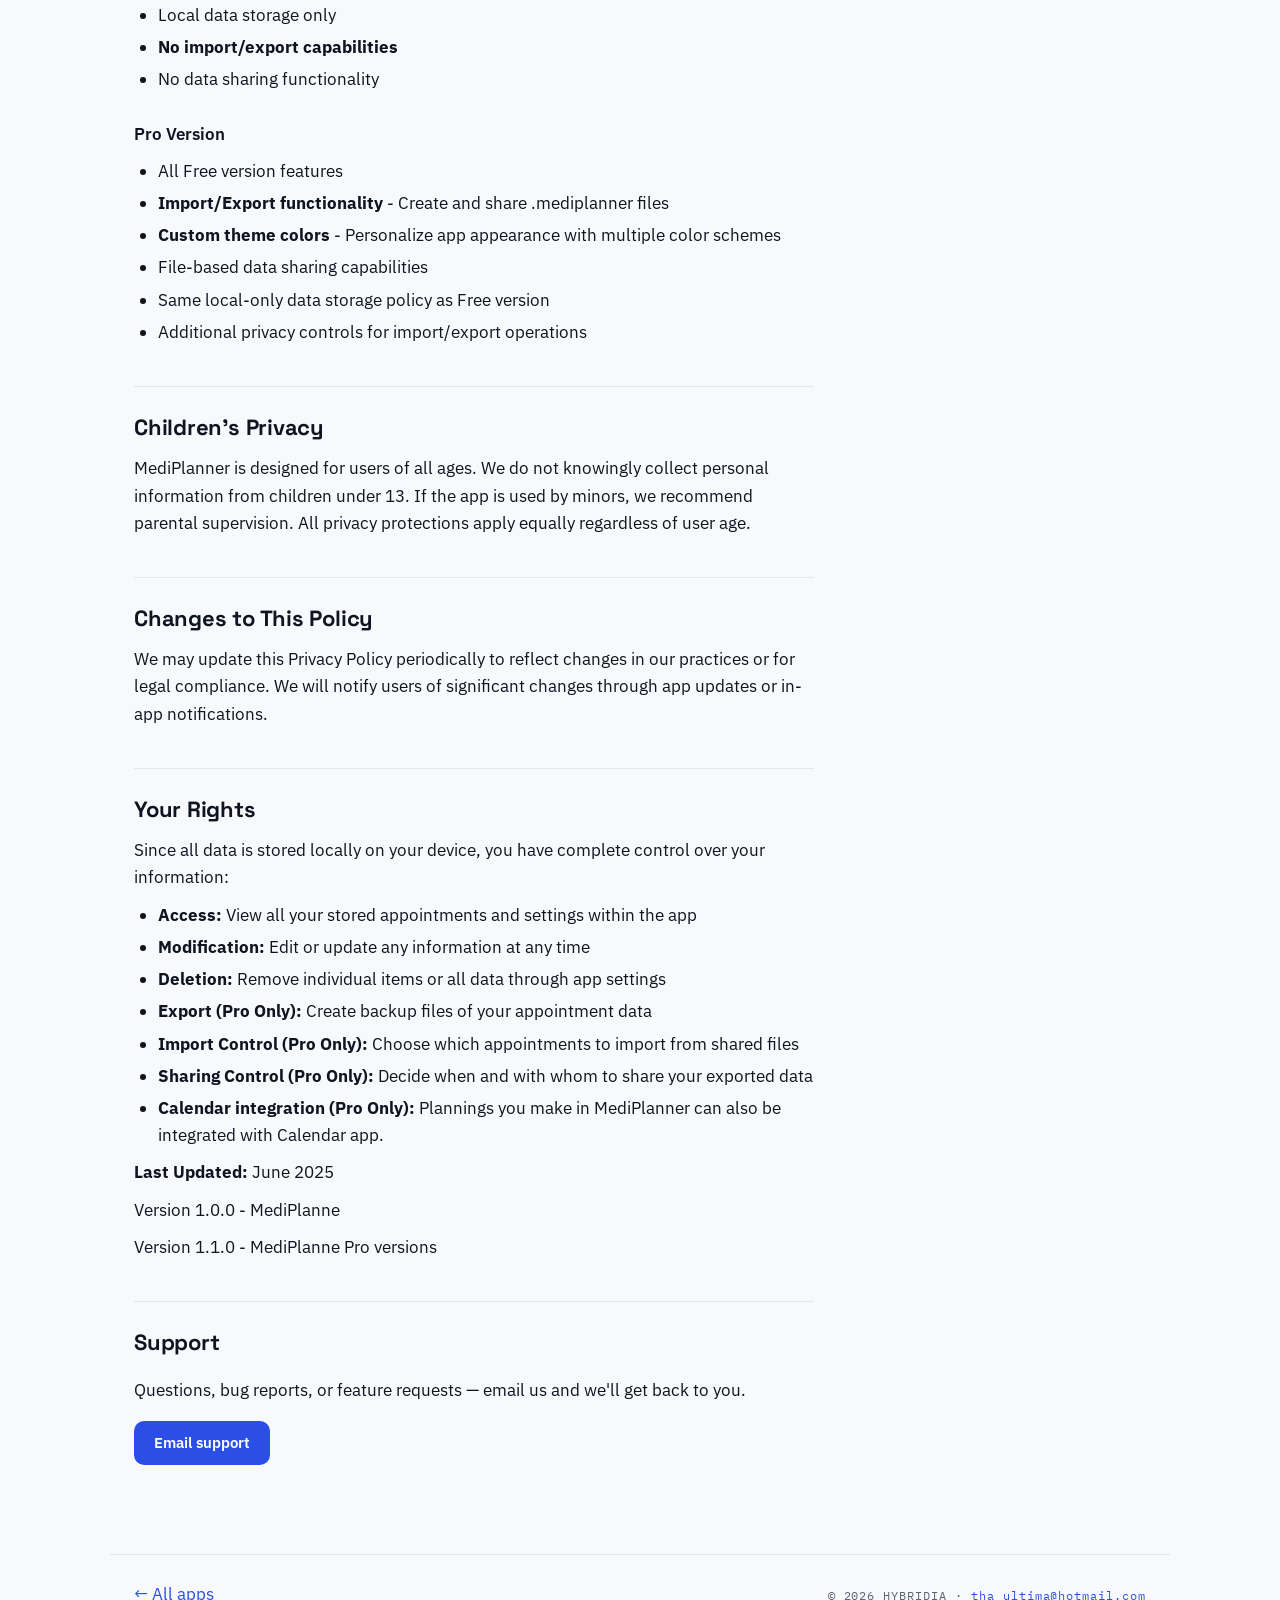
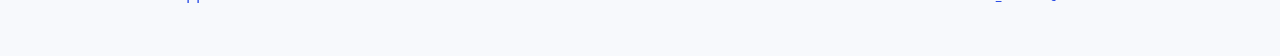
<file: mediplanner/index.html>
<!DOCTYPE html>
<html lang="en">
<head>
<meta charset="UTF-8">
<meta name="viewport" content="width=device-width, initial-scale=1.0">
<title>MediPlanner — Privacy &amp; Support · Hybridia</title>
<meta name="description" content="Privacy policy and support for MediPlanner by Hybridia.">
<link rel="preconnect" href="https://fonts.googleapis.com"><link rel="preconnect" href="https://fonts.gstatic.com" crossorigin><link href="https://fonts.googleapis.com/css2?family=Space+Grotesk:wght@500;700&family=IBM+Plex+Sans:wght@400;600&family=IBM+Plex+Mono:wght@400;500&display=swap" rel="stylesheet">
<link rel="stylesheet" href="../assets/style.css">
</head>
<body>
<a class="skip" href="#content">Skip to content</a>
<header class="masthead">
  <a class="wordmark" href="../">Hybridia</a>
  <span class="mono crumb">APPS / MEDIPLANNER</span>
</header>
<main id="content" class="page">
  <header class="app-head">
    <div class="tile" style="--hue:203" aria-hidden="true">Mp</div>
    <div>
      <h1>MediPlanner</h1>
      <p class="tagline">Medication schedule & reminders — Free and Pro</p>
      
    </div>
  </header>
  <article class="policy">
<p>Health Appointment Management</p>
<h2>Privacy Policy</h2>
<div class="callout"><p><strong>Your Privacy Matters:</strong> MediPlanner is designed with privacy-first principles. All your health data stays on your device and is never transmitted to external servers.</p></div>
<h2>Information We Collect</h2>
<h3>Health and Medical Information</h3>
<p>MediPlanner stores the following information locally on your device:</p>
<ul>
<li><strong>Appointment Details:</strong> Date, time, type of appointment (doctor visit, dentist, specialist, etc.)</li>
<li><strong>Healthcare Provider Information:</strong> Doctor names, clinic locations, phone numbers</li>
<li><strong>Medical Notes:</strong> Personal notes and reminders you add to appointments</li>
<li><strong>Medication Information:</strong> Medication names, dosages, and reminder schedules</li>
<li><strong>Recurring Schedule Data:</strong> Frequency and pattern settings for recurring appointments</li>
<li><strong>Notification Preferences:</strong> Reminder settings and notification timing preferences</li>
</ul>
<h3>Device Information</h3>
<ul>
<li><strong>Local Storage:</strong> App preferences and settings stored in device UserDefaults</li>
<li><strong>Theme Preferences:</strong> Color scheme and personalization settings (Pro version only)</li>
<li><strong>Notification Access:</strong> Permission to send local notifications for appointment reminders</li>
</ul>
<h2>How We Use Your Information</h2>
<h3>Core Functionality (All Versions)</h3>
<ul>
<li>Display and manage your medical appointments</li>
<li>Send local notifications for appointment reminders</li>
<li>Generate recurring appointments based on your schedules</li>
<li>Organize appointments by type and date</li>
<li>Provide timeline and calendar views of your appointments</li>
</ul>
<h3>Pro Version Exclusive Features</h3>
<ul>
<li><strong>Export appointments</strong> to .mediplanner files for backup or sharing</li>
<li><strong>Import appointments</strong> from .mediplanner files shared by other users</li>
<li><strong>Custom theme colors</strong> and advanced personalization options</li>
</ul>
<h2>Import and Export Functionality (Pro Version Only)</h2>
<div class="callout"><h3>Pro Version Exclusive Feature</h3><p><strong>Data Sharing Through Files:</strong> Only the Pro version of MediPlanner includes import and export functionality. This allows Pro users to export their appointments to a .mediplanner file and import appointments from files shared by other Pro users. This functionality is entirely user-controlled and optional.</p></div>
<h3>Export Features</h3>
<ul>
<li><strong>Local File Creation:</strong> Export creates .mediplanner files stored in your device's temporary directory</li>
<li><strong>JSON Format:</strong> Files contain appointment data in structured JSON format with metadata</li>
<li><strong>Sharing Control:</strong> You choose how and with whom to share exported files</li>
<li><strong>File Contents:</strong> Exported files include appointment details, recurring schedules, and metadata (export date, app version)</li>
<li><strong>No Automatic Upload:</strong> Files are not automatically transmitted anywhere</li>
</ul>
<h3>Import Features</h3>
<ul>
<li><strong>File Validation:</strong> App validates .mediplanner file format and version compatibility</li>
<li><strong>Duplicate Detection:</strong> Identifies potential duplicate appointments before import</li>
<li><strong>User Control:</strong> You decide which appointments to import and how to handle duplicates</li>
<li><strong>Notification Options:</strong> Choose whether to import original notification settings or apply new defaults</li>
<li><strong>Import Preview:</strong> Review all appointments before confirming import</li>
<li><strong>Undo Capability:</strong> Can undo recent imports to remove imported data</li>
</ul>
<h3>File Security and Privacy</h3>
<ul>
<li><strong>Temporary Storage:</strong> Import files are temporarily stored and cleaned up after processing</li>
<li><strong>Local Processing:</strong> All import/export operations happen locally on your device</li>
<li><strong>User Responsibility:</strong> You control who has access to exported files and their contents</li>
<li><strong>No Cloud Integration:</strong> No automatic syncing or cloud storage of exported files</li>
</ul>
<h2>Data Storage and Security</h2>
<div class="callout"><h3>Local Storage Only</h3><p><strong>All your data remains on your device.</strong> MediPlanner uses iOS UserDefaults and local JSON encoding to store your information. We do not transmit, upload, or sync your health data to any external servers or cloud services.</p></div>
<h3>Data Security Measures</h3>
<ul>
<li><strong>Device-Level Security:</strong> Your data is protected by your device's built-in security features</li>
<li><strong>No Network Transmission:</strong> Health data never leaves your device</li>
<li><strong>Local Encryption:</strong> Data is encoded using standard iOS security practices</li>
<li><strong>App Sandbox:</strong> Information is isolated within the app's secure container</li>
</ul>
<h2>Notifications and Permissions</h2>
<h3>Local Notifications</h3>
<p>MediPlanner requests permission to send local notifications to remind you of upcoming appointments. These notifications:</p>
<ul>
<li>Are generated locally on your device</li>
<li>Do not transmit data to external services</li>
<li>Can be customized or disabled in app settings</li>
<li>Include appointment titles and reminder times you've set</li>
</ul>
<h2>Data Sharing</h2>
<div class="callout"><p><strong>No Automatic Data Sharing:</strong> MediPlanner does not automatically share your data with third parties, advertising networks, or analytics services. All data sharing is explicitly controlled by you through the import/export features.</p></div>
<h3>User-Controlled Sharing (Pro Version Only)</h3>
<ul>
<li><strong>Export Files:</strong> Pro users can voluntarily export and share .mediplanner files containing their appointment data</li>
<li><strong>Sharing Responsibility:</strong> When Pro users share exported files, they are responsible for ensuring recipient trustworthiness</li>
<li><strong>File Contents Warning:</strong> Exported files contain all appointment details including sensitive health information</li>
<li><strong>No Tracking:</strong> We do not track or monitor file sharing activities</li>
<li><strong>Free Version:</strong> The free version does not include any data sharing capabilities</li>
</ul>
<h2>Data Retention and Deletion</h2>
<h3>User Control</h3>
<ul>
<li><strong>Full Control:</strong> You have complete control over your data</li>
<li><strong>Individual Deletion:</strong> Delete specific appointments or recurring series</li>
<li><strong>Complete Removal:</strong> Use the "Clear All Data" feature in settings to remove all information</li>
<li><strong>Import Management (Pro Only):</strong> Undo recent imports to remove imported appointments</li>
<li><strong>File Cleanup (Pro Only):</strong> Temporary import files are automatically cleaned up after processing</li>
<li><strong>App Deletion:</strong> Uninstalling the app removes all stored data from your device</li>
</ul>
<h2>Version Differences</h2>
<h3>Free Version</h3>
<ul>
<li>Core appointment management features</li>
<li>Basic notification system</li>
<li>Default theme only</li>
<li>Local data storage only</li>
<li><strong>No import/export capabilities</strong></li>
<li>No data sharing functionality</li>
</ul>
<h3>Pro Version</h3>
<ul>
<li>All Free version features</li>
<li><strong>Import/Export functionality</strong> - Create and share .mediplanner files</li>
<li><strong>Custom theme colors</strong> - Personalize app appearance with multiple color schemes</li>
<li>File-based data sharing capabilities</li>
<li>Same local-only data storage policy as Free version</li>
<li>Additional privacy controls for import/export operations</li>
</ul>
<h2>Children's Privacy</h2>
<p>MediPlanner is designed for users of all ages. We do not knowingly collect personal information from children under 13. If the app is used by minors, we recommend parental supervision. All privacy protections apply equally regardless of user age.</p>
<h2>Changes to This Policy</h2>
<p>We may update this Privacy Policy periodically to reflect changes in our practices or for legal compliance. We will notify users of significant changes through app updates or in-app notifications.</p>
<h2>Your Rights</h2>
<p>Since all data is stored locally on your device, you have complete control over your information:</p>
<ul>
<li><strong>Access:</strong> View all your stored appointments and settings within the app</li>
<li><strong>Modification:</strong> Edit or update any information at any time</li>
<li><strong>Deletion:</strong> Remove individual items or all data through app settings</li>
<li><strong>Export (Pro Only):</strong> Create backup files of your appointment data</li>
<li><strong>Import Control (Pro Only):</strong> Choose which appointments to import from shared files</li>
<li><strong>Sharing Control (Pro Only):</strong> Decide when and with whom to share your exported data</li>
<li><strong>Calendar integration (Pro Only):</strong> Plannings you make in MediPlanner can also be integrated with Calendar app.</li>
</ul>
<p><strong>Last Updated:</strong> June 2025</p>
<p>Version 1.0.0 - MediPlanne</p>
<p>Version 1.1.0 - MediPlanne Pro versions</p>
  </article>
      <section class="support">
        <h2>Support</h2>
        <p>Questions, bug reports, or feature requests — email us and we'll get back to you.</p>
        <p><a class="btn" href="mailto:tha_ultima@hotmail.com?subject=MediPlanner%20Support">Email support</a></p>
      </section>
</main>
<footer class="foot">
  <a href="../">← All apps</a>
  <span class="mono">© 2026 HYBRIDIA · <a href="mailto:tha_ultima@hotmail.com">tha_ultima@hotmail.com</a></span>
</footer>
</body>
</html>
</file>
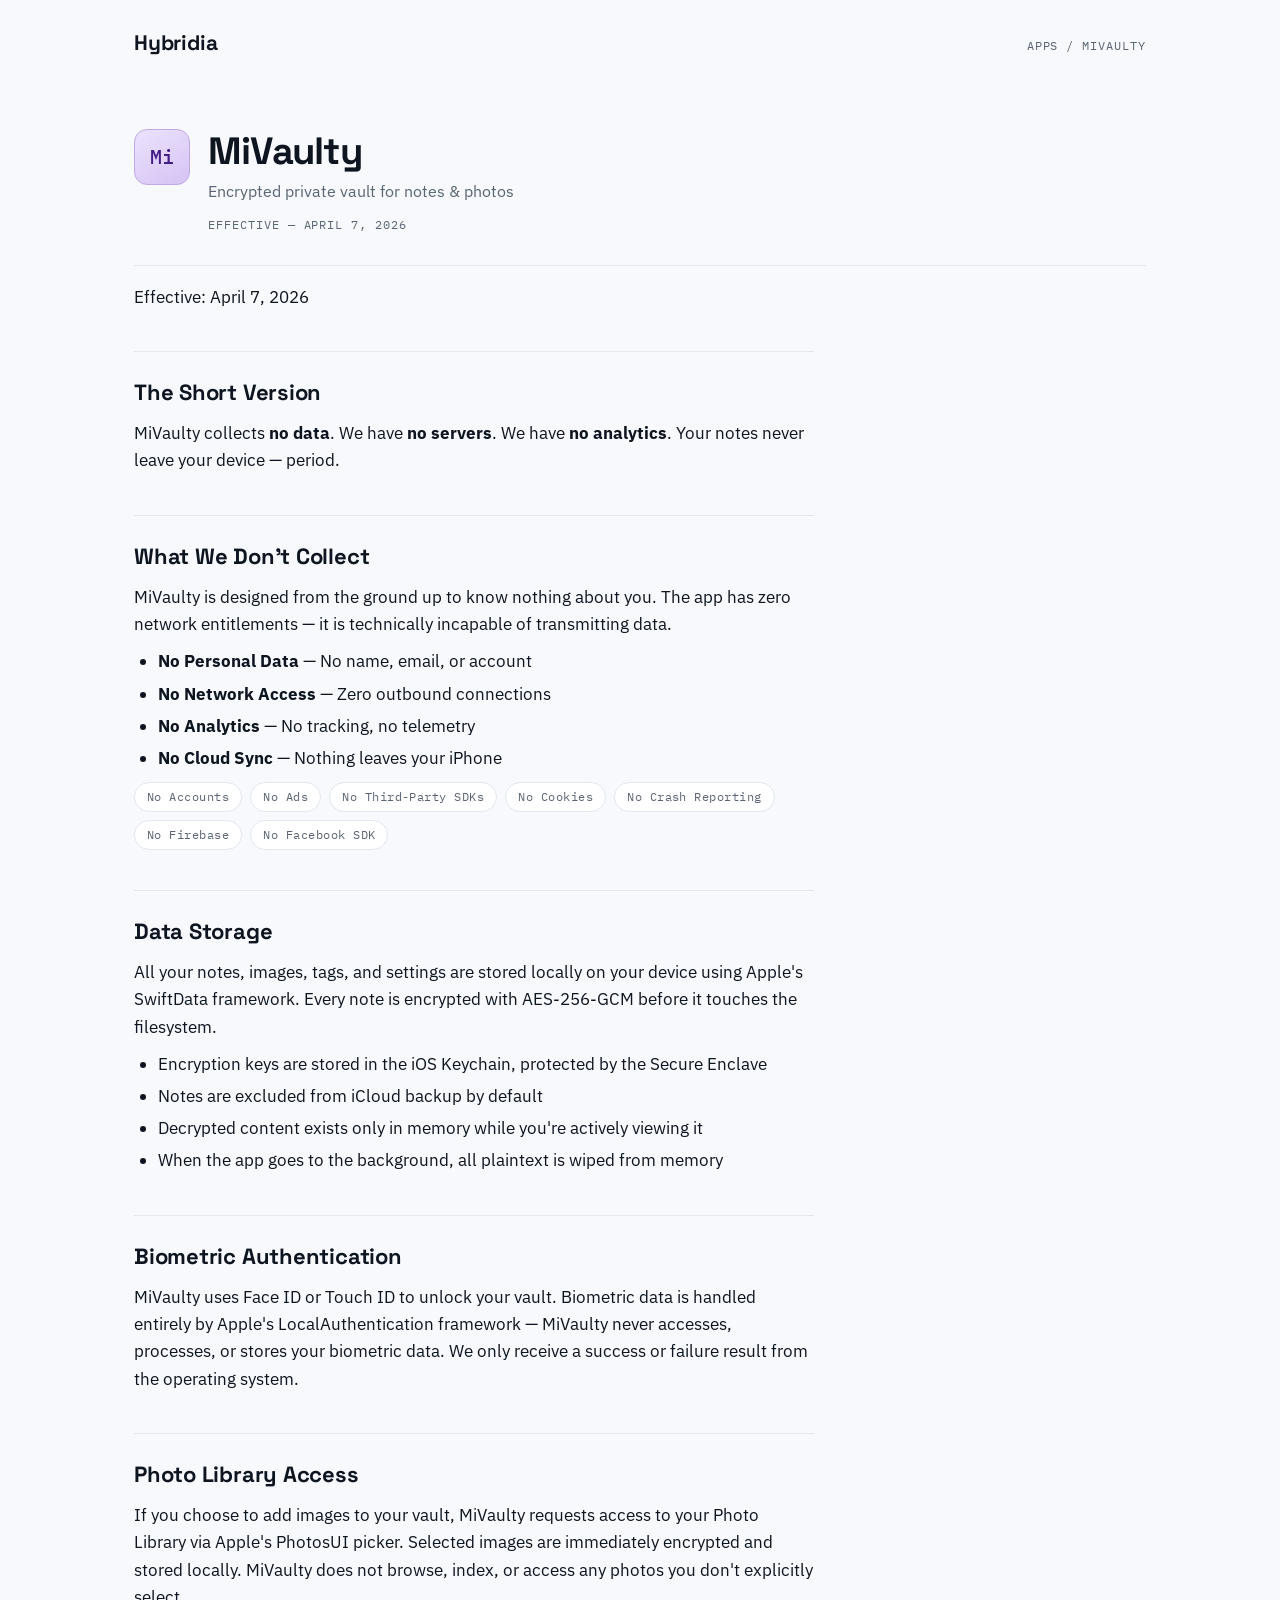
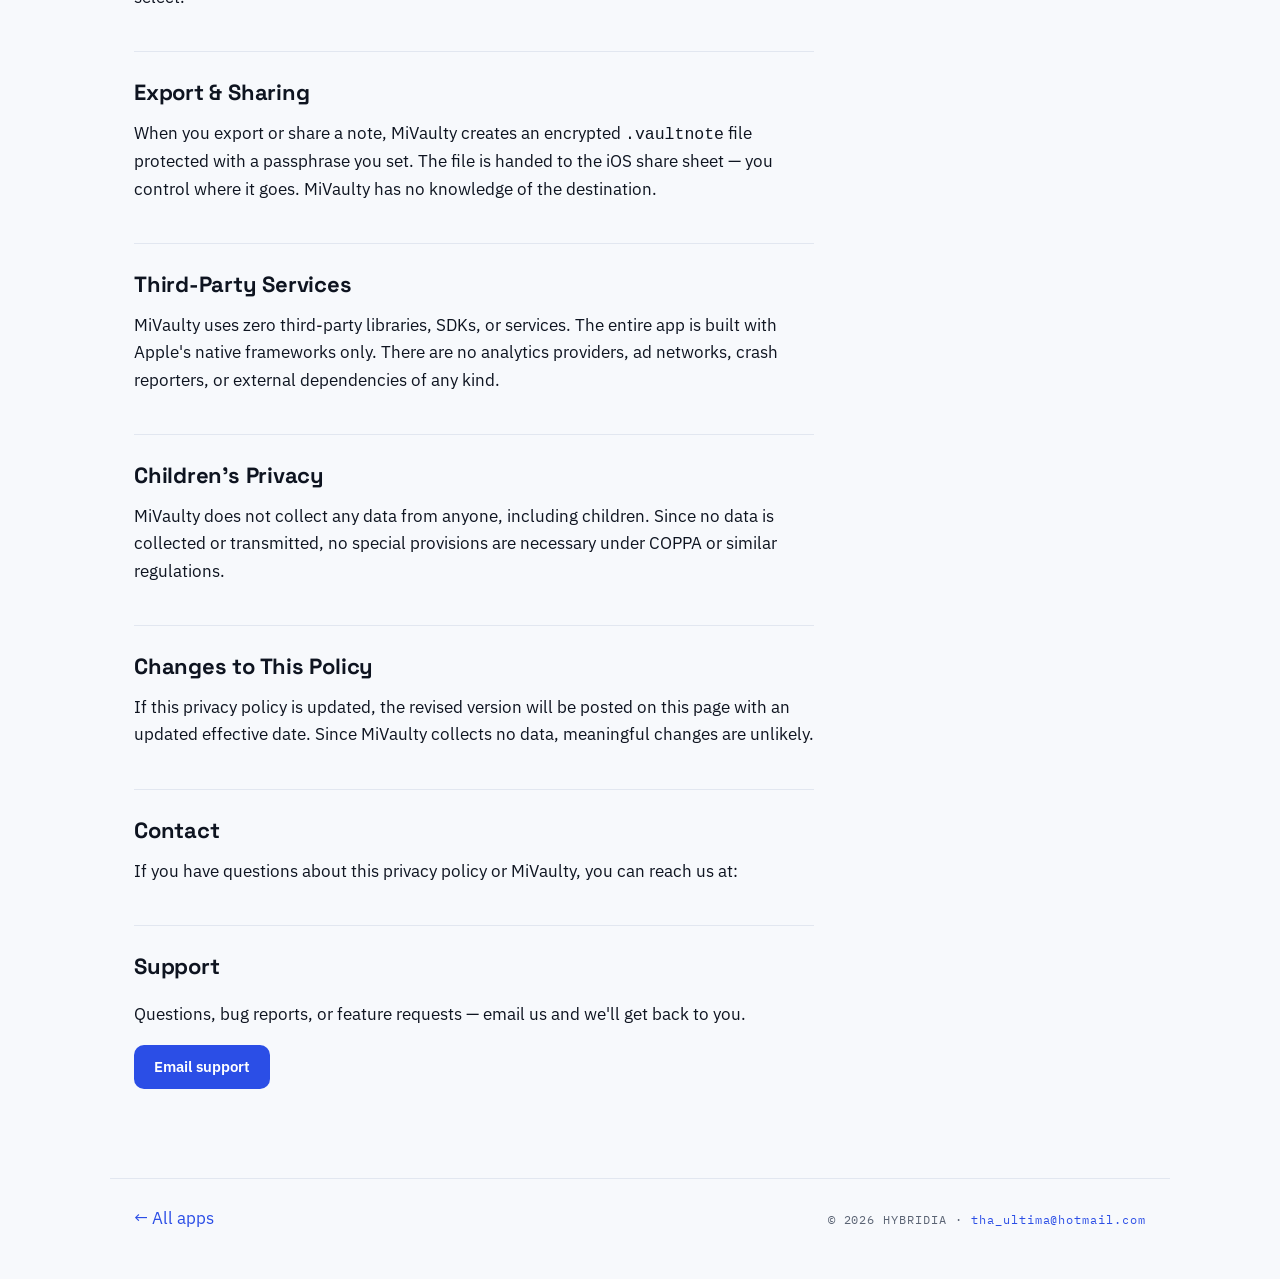
<file: mivaulty/index.html>
<!DOCTYPE html>
<html lang="en">
<head>
<meta charset="UTF-8">
<meta name="viewport" content="width=device-width, initial-scale=1.0">
<title>MiVaulty — Privacy &amp; Support · Hybridia</title>
<meta name="description" content="Privacy policy and support for MiVaulty by Hybridia.">
<link rel="preconnect" href="https://fonts.googleapis.com"><link rel="preconnect" href="https://fonts.gstatic.com" crossorigin><link href="https://fonts.googleapis.com/css2?family=Space+Grotesk:wght@500;700&family=IBM+Plex+Sans:wght@400;600&family=IBM+Plex+Mono:wght@400;500&display=swap" rel="stylesheet">
<link rel="stylesheet" href="../assets/style.css">
</head>
<body>
<a class="skip" href="#content">Skip to content</a>
<header class="masthead">
  <a class="wordmark" href="../">Hybridia</a>
  <span class="mono crumb">APPS / MIVAULTY</span>
</header>
<main id="content" class="page">
  <header class="app-head">
    <div class="tile" style="--hue:262" aria-hidden="true">Mi</div>
    <div>
      <h1>MiVaulty</h1>
      <p class="tagline">Encrypted private vault for notes & photos</p>
      <p class="mono effective">EFFECTIVE — APRIL 7, 2026</p>
    </div>
  </header>
  <article class="policy">
<p>Effective: April 7, 2026</p>
<h2>The Short Version</h2>
<p>
        MiVaulty collects <strong>no data</strong>.
        We have <strong>no servers</strong>.
        We have <strong>no analytics</strong>.
        Your notes never leave your device — period.
      </p>
<h2>What We Don't Collect</h2>
<p>MiVaulty is designed from the ground up to know nothing about you. The app has zero network entitlements — it is technically incapable of transmitting data.</p>
<ul><li><strong>No Personal Data</strong> — No name, email, or account</li><li><strong>No Network Access</strong> — Zero outbound connections</li><li><strong>No Analytics</strong> — No tracking, no telemetry</li><li><strong>No Cloud Sync</strong> — Nothing leaves your iPhone</li></ul>
<ul class="pills"><li>No Accounts</li><li>No Ads</li><li>No Third-Party SDKs</li><li>No Cookies</li><li>No Crash Reporting</li><li>No Firebase</li><li>No Facebook SDK</li></ul>
<h2>Data Storage</h2>
<p>All your notes, images, tags, and settings are stored locally on your device using Apple's SwiftData framework. Every note is encrypted with AES-256-GCM before it touches the filesystem.</p>
<ul>
<li>Encryption keys are stored in the iOS Keychain, protected by the Secure Enclave</li>
<li>Notes are excluded from iCloud backup by default</li>
<li>Decrypted content exists only in memory while you're actively viewing it</li>
<li>When the app goes to the background, all plaintext is wiped from memory</li>
</ul>
<h2>Biometric Authentication</h2>
<p>MiVaulty uses Face ID or Touch ID to unlock your vault. Biometric data is handled entirely by Apple's LocalAuthentication framework — MiVaulty never accesses, processes, or stores your biometric data. We only receive a success or failure result from the operating system.</p>
<h2>Photo Library Access</h2>
<p>If you choose to add images to your vault, MiVaulty requests access to your Photo Library via Apple's PhotosUI picker. Selected images are immediately encrypted and stored locally. MiVaulty does not browse, index, or access any photos you don't explicitly select.</p>
<h2>Export & Sharing</h2>
<p>When you export or share a note, MiVaulty creates an encrypted <code>.vaultnote</code> file protected with a passphrase you set. The file is handed to the iOS share sheet — you control where it goes. MiVaulty has no knowledge of the destination.</p>
<h2>Third-Party Services</h2>
<p>MiVaulty uses zero third-party libraries, SDKs, or services. The entire app is built with Apple's native frameworks only. There are no analytics providers, ad networks, crash reporters, or external dependencies of any kind.</p>
<h2>Children's Privacy</h2>
<p>MiVaulty does not collect any data from anyone, including children. Since no data is collected or transmitted, no special provisions are necessary under COPPA or similar regulations.</p>
<h2>Changes to This Policy</h2>
<p>If this privacy policy is updated, the revised version will be posted on this page with an updated effective date. Since MiVaulty collects no data, meaningful changes are unlikely.</p>
<h2>Contact</h2>
<p>If you have questions about this privacy policy or MiVaulty, you can reach us at:</p>
  </article>
      <section class="support">
        <h2>Support</h2>
        <p>Questions, bug reports, or feature requests — email us and we'll get back to you.</p>
        <p><a class="btn" href="mailto:tha_ultima@hotmail.com?subject=MiVaulty%20Support">Email support</a></p>
      </section>
</main>
<footer class="foot">
  <a href="../">← All apps</a>
  <span class="mono">© 2026 HYBRIDIA · <a href="mailto:tha_ultima@hotmail.com">tha_ultima@hotmail.com</a></span>
</footer>
</body>
</html>
</file>
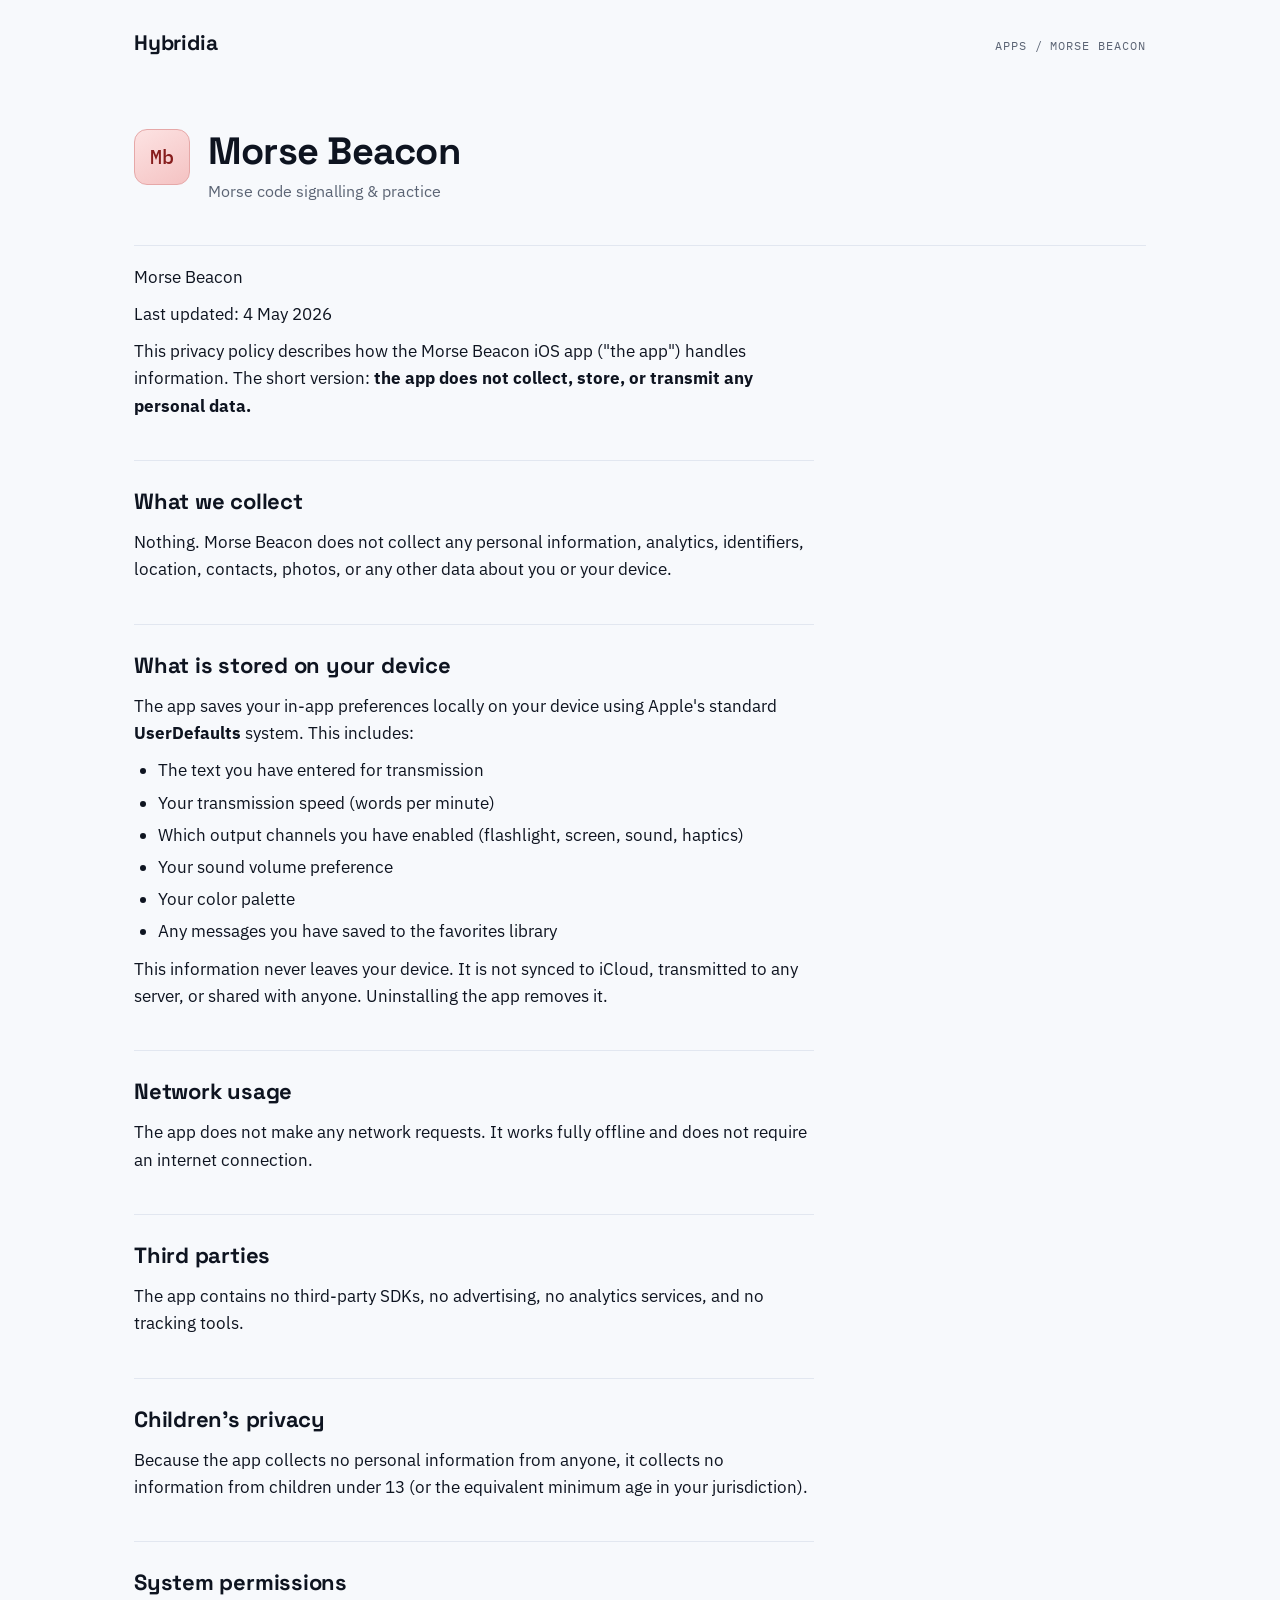
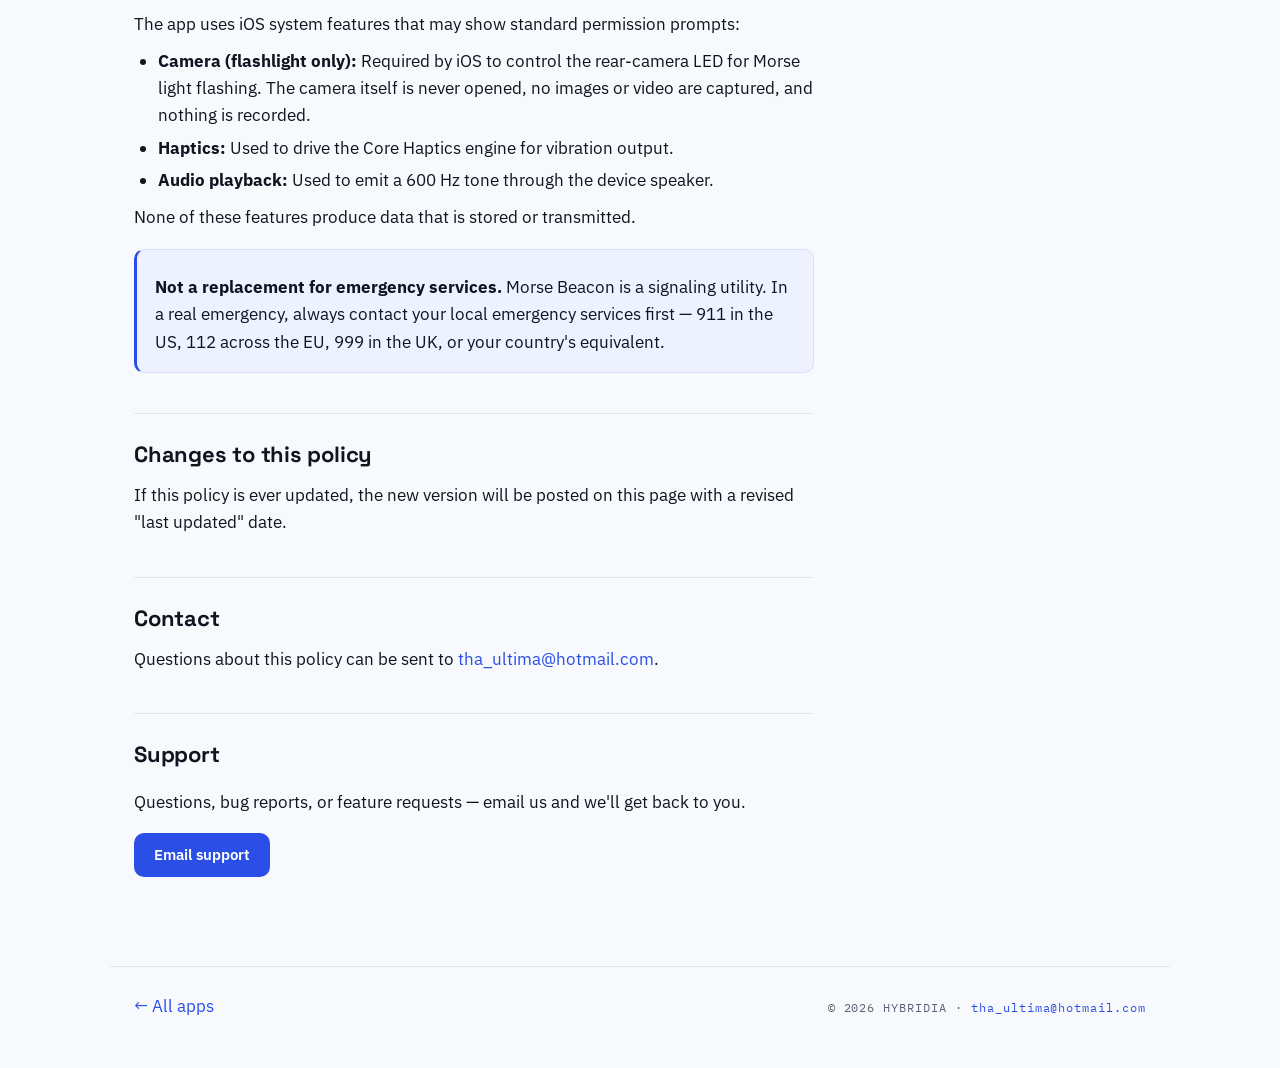
<file: morse-beacon/index.html>
<!DOCTYPE html>
<html lang="en">
<head>
<meta charset="UTF-8">
<meta name="viewport" content="width=device-width, initial-scale=1.0">
<title>Morse Beacon — Privacy &amp; Support · Hybridia</title>
<meta name="description" content="Privacy policy and support for Morse Beacon by Hybridia.">
<link rel="preconnect" href="https://fonts.googleapis.com"><link rel="preconnect" href="https://fonts.gstatic.com" crossorigin><link href="https://fonts.googleapis.com/css2?family=Space+Grotesk:wght@500;700&family=IBM+Plex+Sans:wght@400;600&family=IBM+Plex+Mono:wght@400;500&display=swap" rel="stylesheet">
<link rel="stylesheet" href="../assets/style.css">
</head>
<body>
<a class="skip" href="#content">Skip to content</a>
<header class="masthead">
  <a class="wordmark" href="../">Hybridia</a>
  <span class="mono crumb">APPS / MORSE BEACON</span>
</header>
<main id="content" class="page">
  <header class="app-head">
    <div class="tile" style="--hue:0" aria-hidden="true">Mb</div>
    <div>
      <h1>Morse Beacon</h1>
      <p class="tagline">Morse code signalling & practice</p>
      
    </div>
  </header>
  <article class="policy">
<p>Morse Beacon</p>
<p>Last updated: 4 May 2026</p>
<p>This privacy policy describes how the Morse Beacon iOS app ("the app") handles information. The short version: <strong>the app does not collect, store, or transmit any personal data.</strong></p>
<h2>What we collect</h2>
<p>Nothing. Morse Beacon does not collect any personal information, analytics, identifiers, location, contacts, photos, or any other data about you or your device.</p>
<h2>What is stored on your device</h2>
<p>The app saves your in-app preferences locally on your device using Apple's standard <strong>UserDefaults</strong> system. This includes:</p>
<ul>
<li>The text you have entered for transmission</li>
<li>Your transmission speed (words per minute)</li>
<li>Which output channels you have enabled (flashlight, screen, sound, haptics)</li>
<li>Your sound volume preference</li>
<li>Your color palette</li>
<li>Any messages you have saved to the favorites library</li>
</ul>
<p>This information never leaves your device. It is not synced to iCloud, transmitted to any server, or shared with anyone. Uninstalling the app removes it.</p>
<h2>Network usage</h2>
<p>The app does not make any network requests. It works fully offline and does not require an internet connection.</p>
<h2>Third parties</h2>
<p>The app contains no third-party SDKs, no advertising, no analytics services, and no tracking tools.</p>
<h2>Children's privacy</h2>
<p>Because the app collects no personal information from anyone, it collects no information from children under 13 (or the equivalent minimum age in your jurisdiction).</p>
<h2>System permissions</h2>
<p>The app uses iOS system features that may show standard permission prompts:</p>
<ul>
<li><strong>Camera (flashlight only):</strong> Required by iOS to control the rear-camera LED for Morse light flashing. The camera itself is never opened, no images or video are captured, and nothing is recorded.</li>
<li><strong>Haptics:</strong> Used to drive the Core Haptics engine for vibration output.</li>
<li><strong>Audio playback:</strong> Used to emit a 600 Hz tone through the device speaker.</li>
</ul>
<p>None of these features produce data that is stored or transmitted.</p>
<div class="callout"><p><strong>Not a replacement for emergency services.</strong> Morse Beacon is a signaling utility. In a real emergency, always contact your local emergency services first — 911 in the US, 112 across the EU, 999 in the UK, or your country's equivalent.</p></div>
<h2>Changes to this policy</h2>
<p>If this policy is ever updated, the new version will be posted on this page with a revised "last updated" date.</p>
<h2>Contact</h2>
<p>Questions about this policy can be sent to <a href="mailto:tha_ultima@hotmail.com">tha_ultima@hotmail.com</a>.</p>
  </article>
      <section class="support">
        <h2>Support</h2>
        <p>Questions, bug reports, or feature requests — email us and we'll get back to you.</p>
        <p><a class="btn" href="mailto:tha_ultima@hotmail.com?subject=Morse%20Beacon%20Support">Email support</a></p>
      </section>
</main>
<footer class="foot">
  <a href="../">← All apps</a>
  <span class="mono">© 2026 HYBRIDIA · <a href="mailto:tha_ultima@hotmail.com">tha_ultima@hotmail.com</a></span>
</footer>
</body>
</html>
</file>
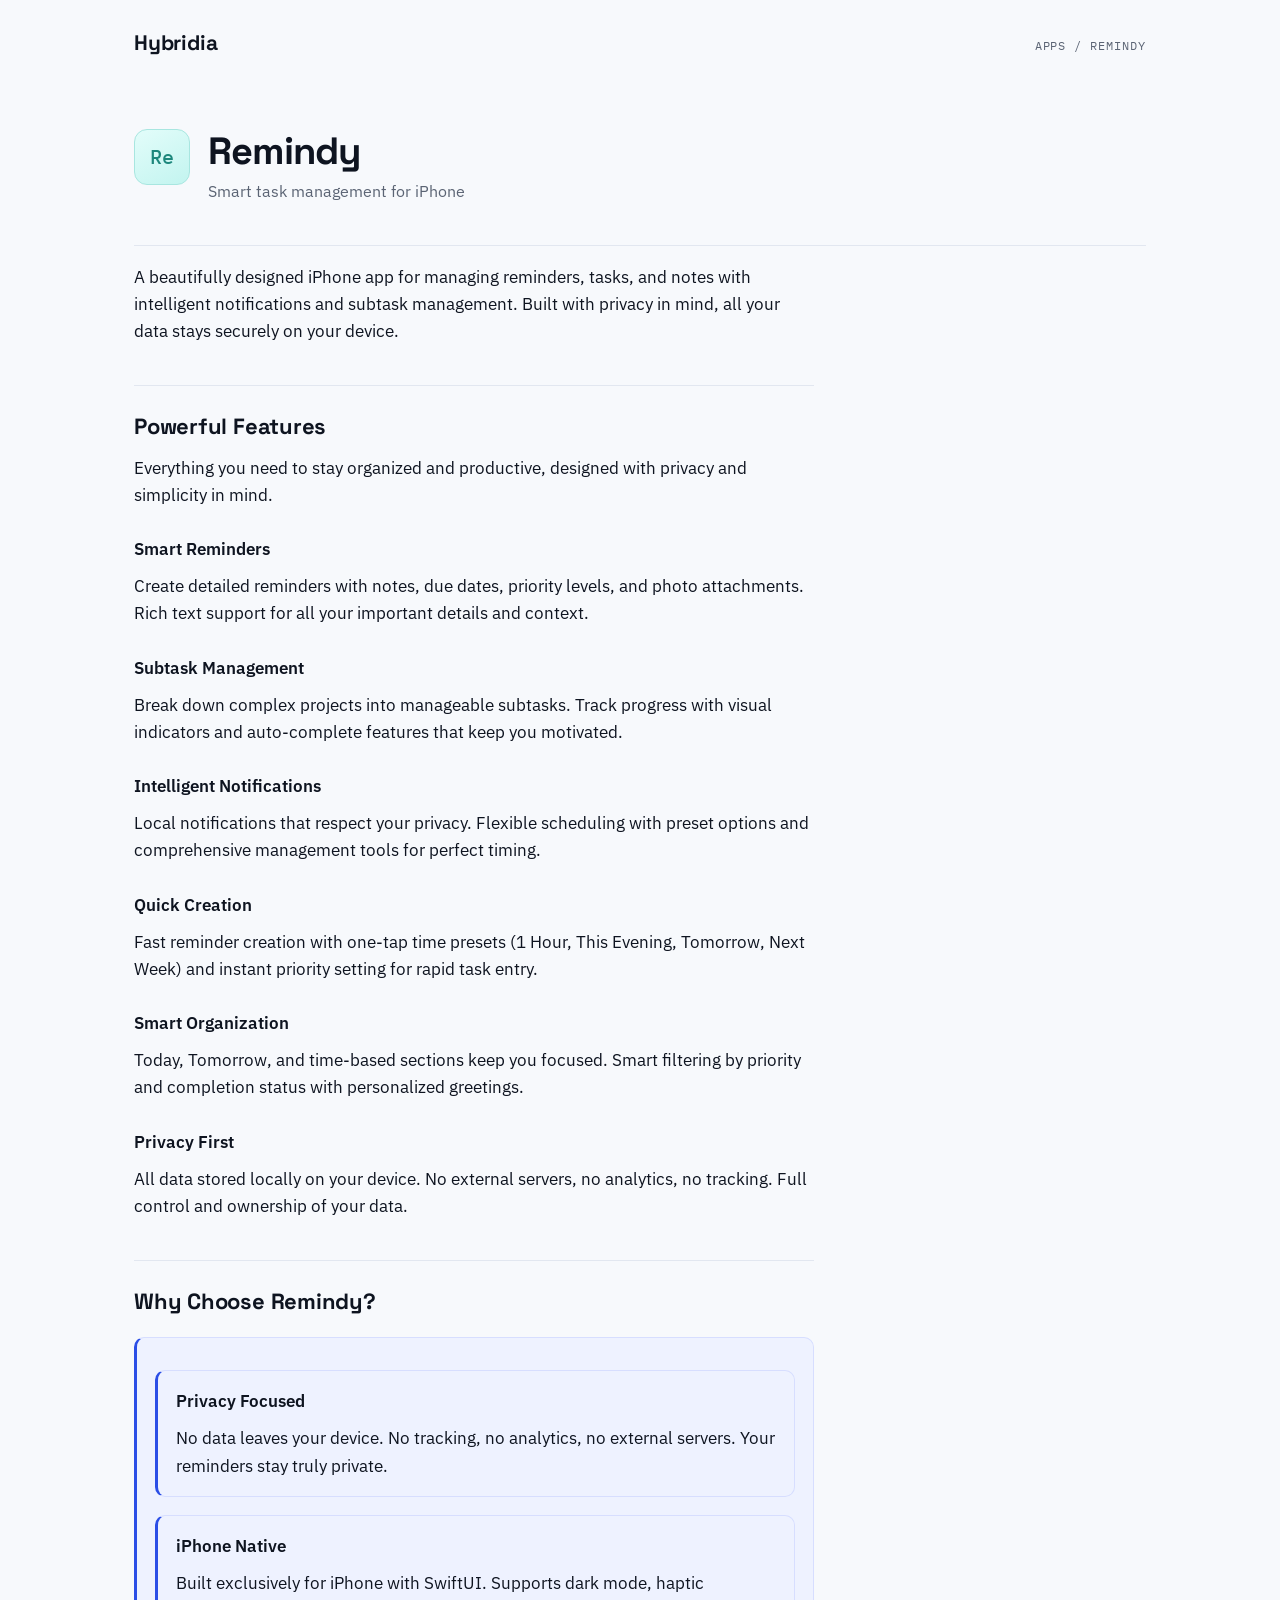
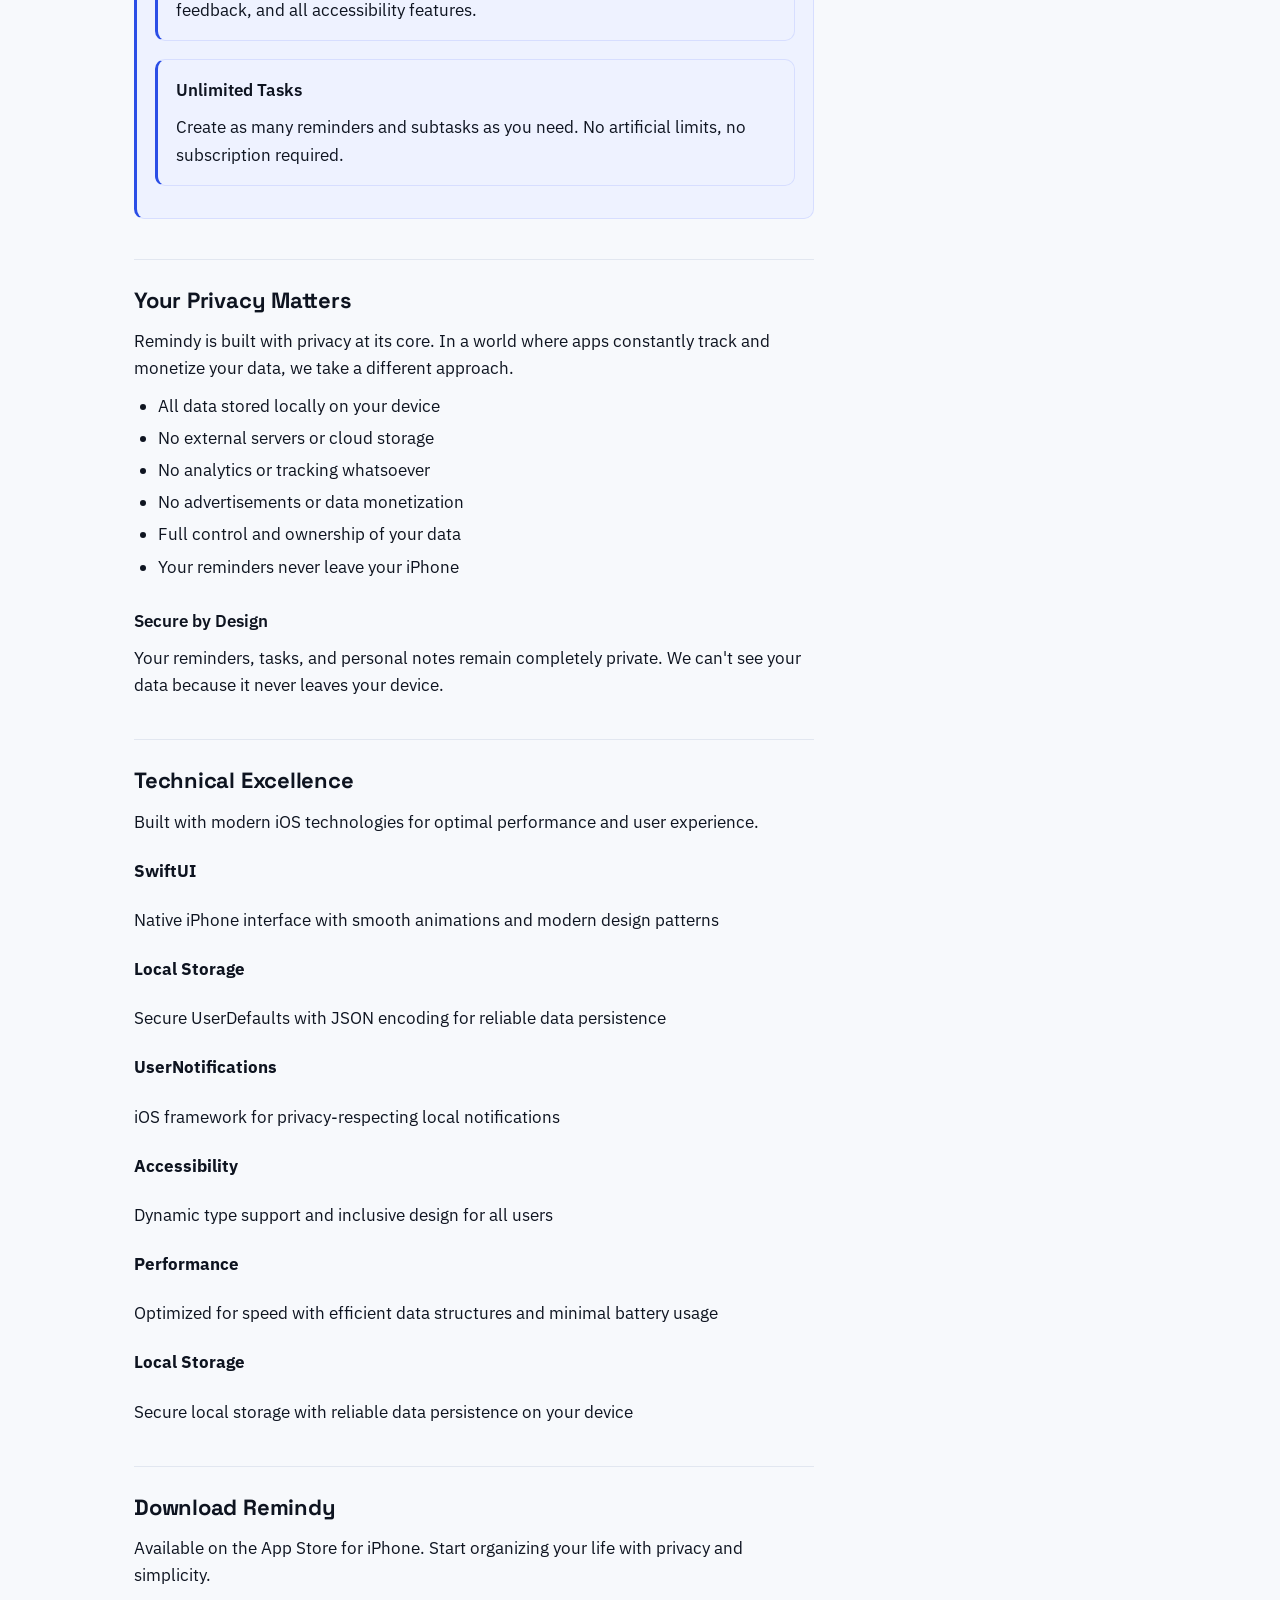
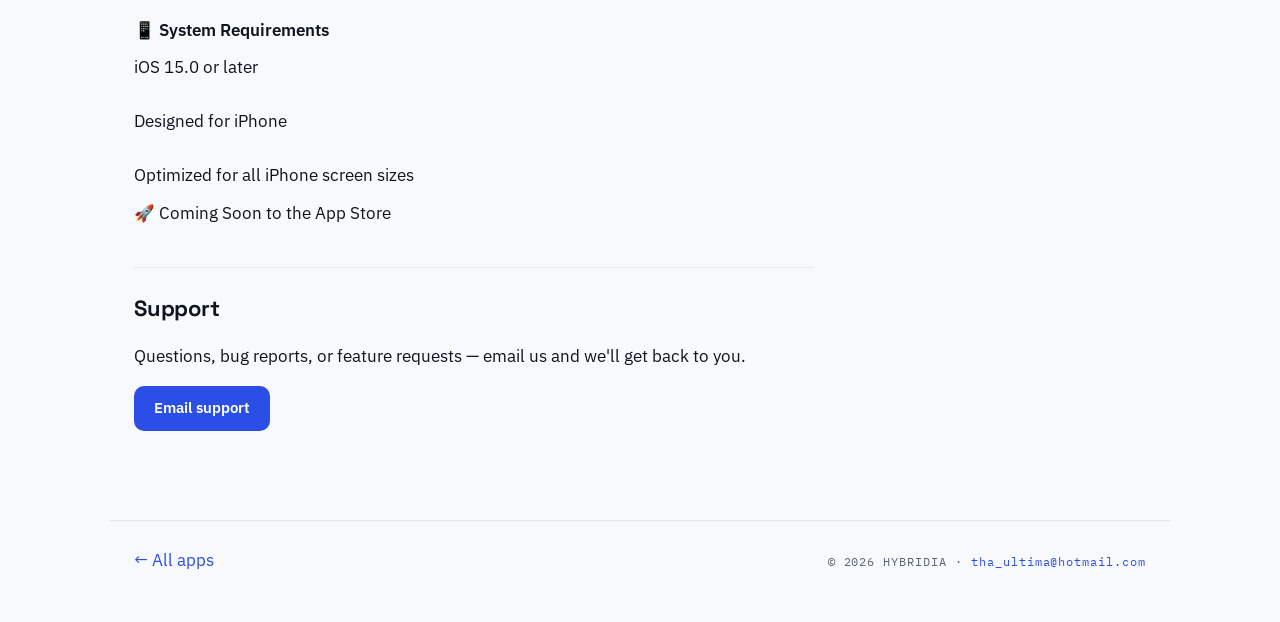
<file: remindy/index.html>
<!DOCTYPE html>
<html lang="en">
<head>
<meta charset="UTF-8">
<meta name="viewport" content="width=device-width, initial-scale=1.0">
<title>Remindy — Privacy &amp; Support · Hybridia</title>
<meta name="description" content="Privacy policy and support for Remindy by Hybridia.">
<link rel="preconnect" href="https://fonts.googleapis.com"><link rel="preconnect" href="https://fonts.gstatic.com" crossorigin><link href="https://fonts.googleapis.com/css2?family=Space+Grotesk:wght@500;700&family=IBM+Plex+Sans:wght@400;600&family=IBM+Plex+Mono:wght@400;500&display=swap" rel="stylesheet">
<link rel="stylesheet" href="../assets/style.css">
</head>
<body>
<a class="skip" href="#content">Skip to content</a>
<header class="masthead">
  <a class="wordmark" href="../">Hybridia</a>
  <span class="mono crumb">APPS / REMINDY</span>
</header>
<main id="content" class="page">
  <header class="app-head">
    <div class="tile" style="--hue:174" aria-hidden="true">Re</div>
    <div>
      <h1>Remindy</h1>
      <p class="tagline">Smart task management for iPhone</p>
      
    </div>
  </header>
  <article class="policy">
<p>A beautifully designed iPhone app for managing reminders, tasks, and notes with intelligent notifications and subtask management. Built with privacy in mind, all your data stays securely on your device.</p>
<h2>Powerful Features</h2>
<p>Everything you need to stay organized and productive, designed with privacy and simplicity in mind.</p>
<h3>Smart Reminders</h3>
<p>Create detailed reminders with notes, due dates, priority levels, and photo attachments. Rich text support for all your important details and context.</p>
<h3>Subtask Management</h3>
<p>Break down complex projects into manageable subtasks. Track progress with visual indicators and auto-complete features that keep you motivated.</p>
<h3>Intelligent Notifications</h3>
<p>Local notifications that respect your privacy. Flexible scheduling with preset options and comprehensive management tools for perfect timing.</p>
<h3>Quick Creation</h3>
<p>Fast reminder creation with one-tap time presets (1 Hour, This Evening, Tomorrow, Next Week) and instant priority setting for rapid task entry.</p>
<h3>Smart Organization</h3>
<p>Today, Tomorrow, and time-based sections keep you focused. Smart filtering by priority and completion status with personalized greetings.</p>
<h3>Privacy First</h3>
<p>All data stored locally on your device. No external servers, no analytics, no tracking. Full control and ownership of your data.</p>
<h2>Why Choose Remindy?</h2>
<div class="callout"><div class="callout"><h3>Privacy Focused</h3><p>No data leaves your device. No tracking, no analytics, no external servers. Your reminders stay truly private.</p></div><div class="callout"><h3>iPhone Native</h3><p>Built exclusively for iPhone with SwiftUI. Supports dark mode, haptic feedback, and all accessibility features.</p></div><div class="callout"><h3>Unlimited Tasks</h3><p>Create as many reminders and subtasks as you need. No artificial limits, no subscription required.</p></div></div>
<h2>Your Privacy Matters</h2>
<p>Remindy is built with privacy at its core. In a world where apps constantly track and monetize your data, we take a different approach.</p>
<ul>
<li>All data stored locally on your device</li>
<li>No external servers or cloud storage</li>
<li>No analytics or tracking whatsoever</li>
<li>No advertisements or data monetization</li>
<li>Full control and ownership of your data</li>
<li>Your reminders never leave your iPhone</li>
</ul>
<h3>Secure by Design</h3>
<p>Your reminders, tasks, and personal notes remain completely private. We can't see your data because it never leaves your device.</p>
<h2>Technical Excellence</h2>
<p>Built with modern iOS technologies for optimal performance and user experience.</p>
<h4>SwiftUI</h4>
<p>Native iPhone interface with smooth animations and modern design patterns</p>
<h4>Local Storage</h4>
<p>Secure UserDefaults with JSON encoding for reliable data persistence</p>
<h4>UserNotifications</h4>
<p>iOS framework for privacy-respecting local notifications</p>
<h4>Accessibility</h4>
<p>Dynamic type support and inclusive design for all users</p>
<h4>Performance</h4>
<p>Optimized for speed with efficient data structures and minimal battery usage</p>
<h4>Local Storage</h4>
<p>Secure local storage with reliable data persistence on your device</p>
<h2>Download Remindy</h2>
<p>Available on the App Store for iPhone. Start organizing your life with privacy and simplicity.</p>
<h3>📱 System Requirements</h3>
<p>iOS 15.0 or later<br></br>
                Designed for iPhone<br></br>
                Optimized for all iPhone screen sizes</p>
<p>
                🚀 Coming Soon to the App Store
            </p>
  </article>
      <section class="support">
        <h2>Support</h2>
        <p>Questions, bug reports, or feature requests — email us and we'll get back to you.</p>
        <p><a class="btn" href="mailto:tha_ultima@hotmail.com?subject=Remindy%20Support">Email support</a></p>
      </section>
</main>
<footer class="foot">
  <a href="../">← All apps</a>
  <span class="mono">© 2026 HYBRIDIA · <a href="mailto:tha_ultima@hotmail.com">tha_ultima@hotmail.com</a></span>
</footer>
</body>
</html>
</file>
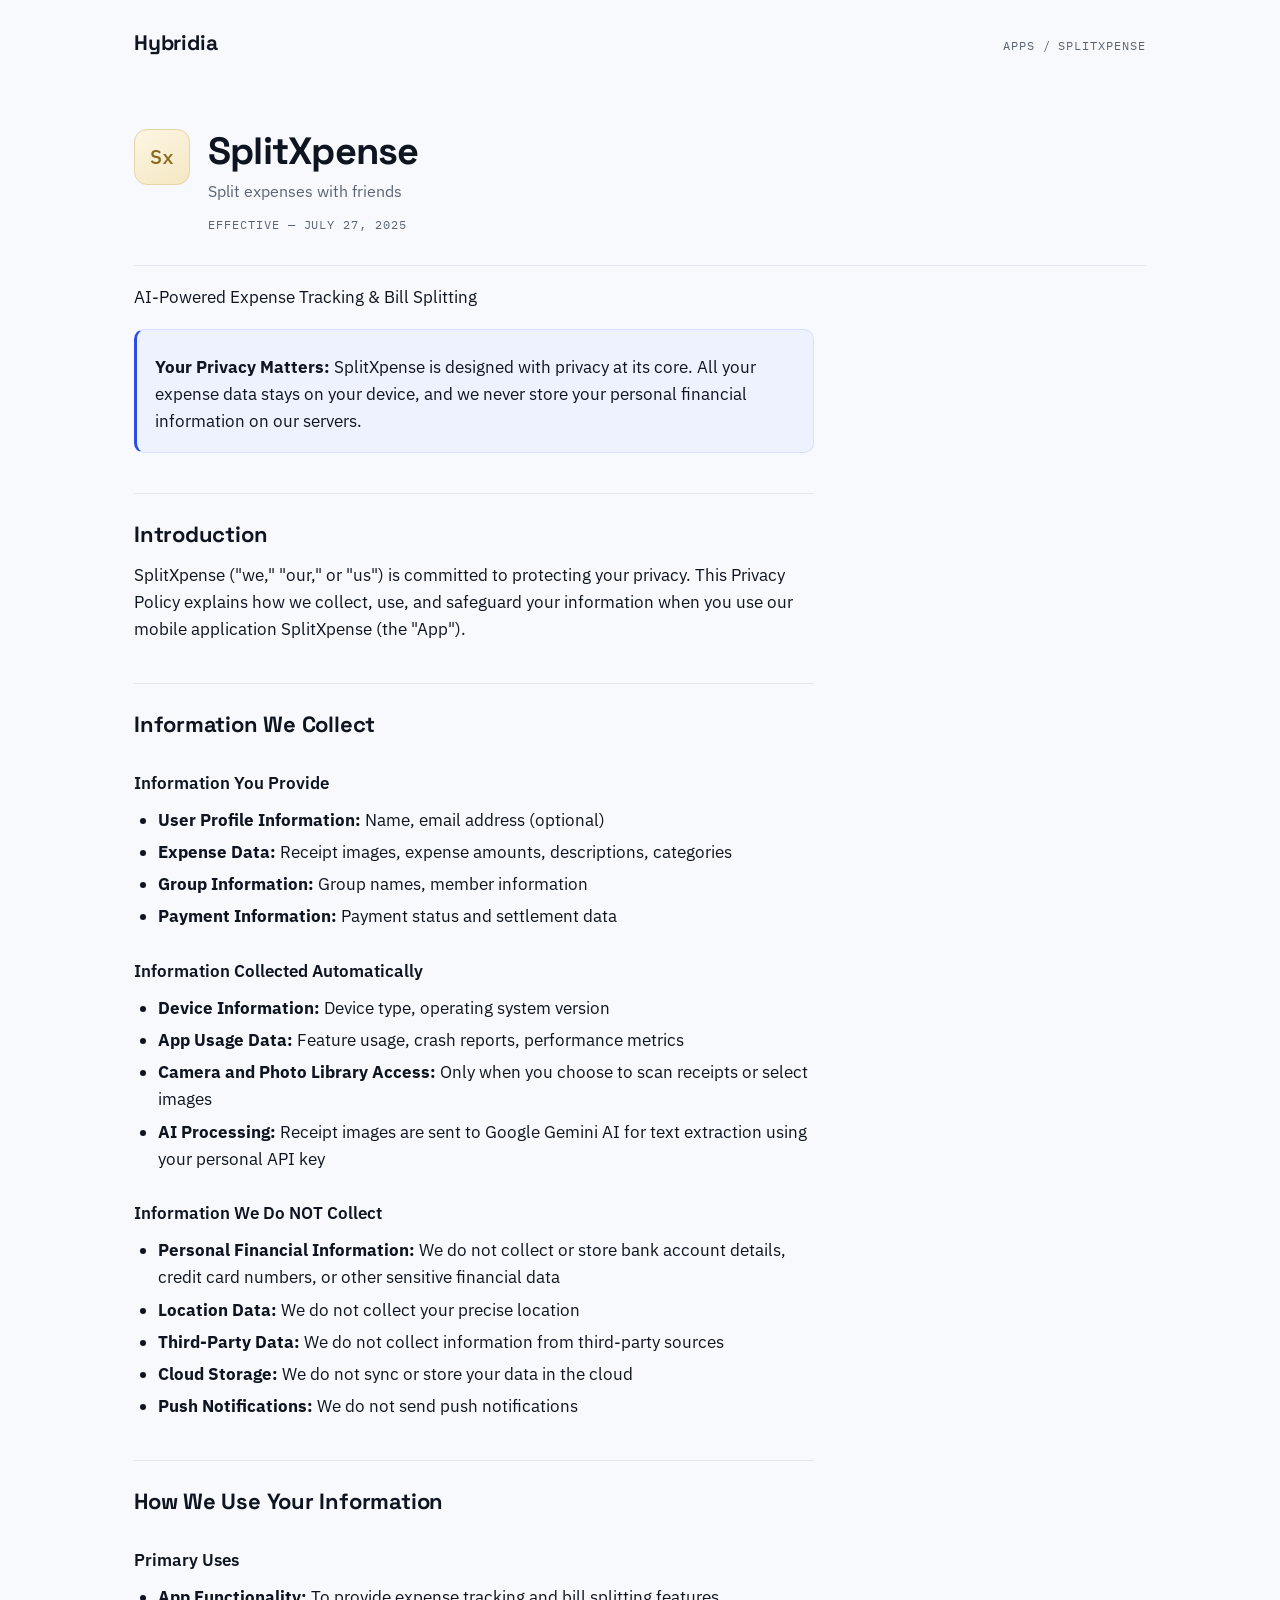
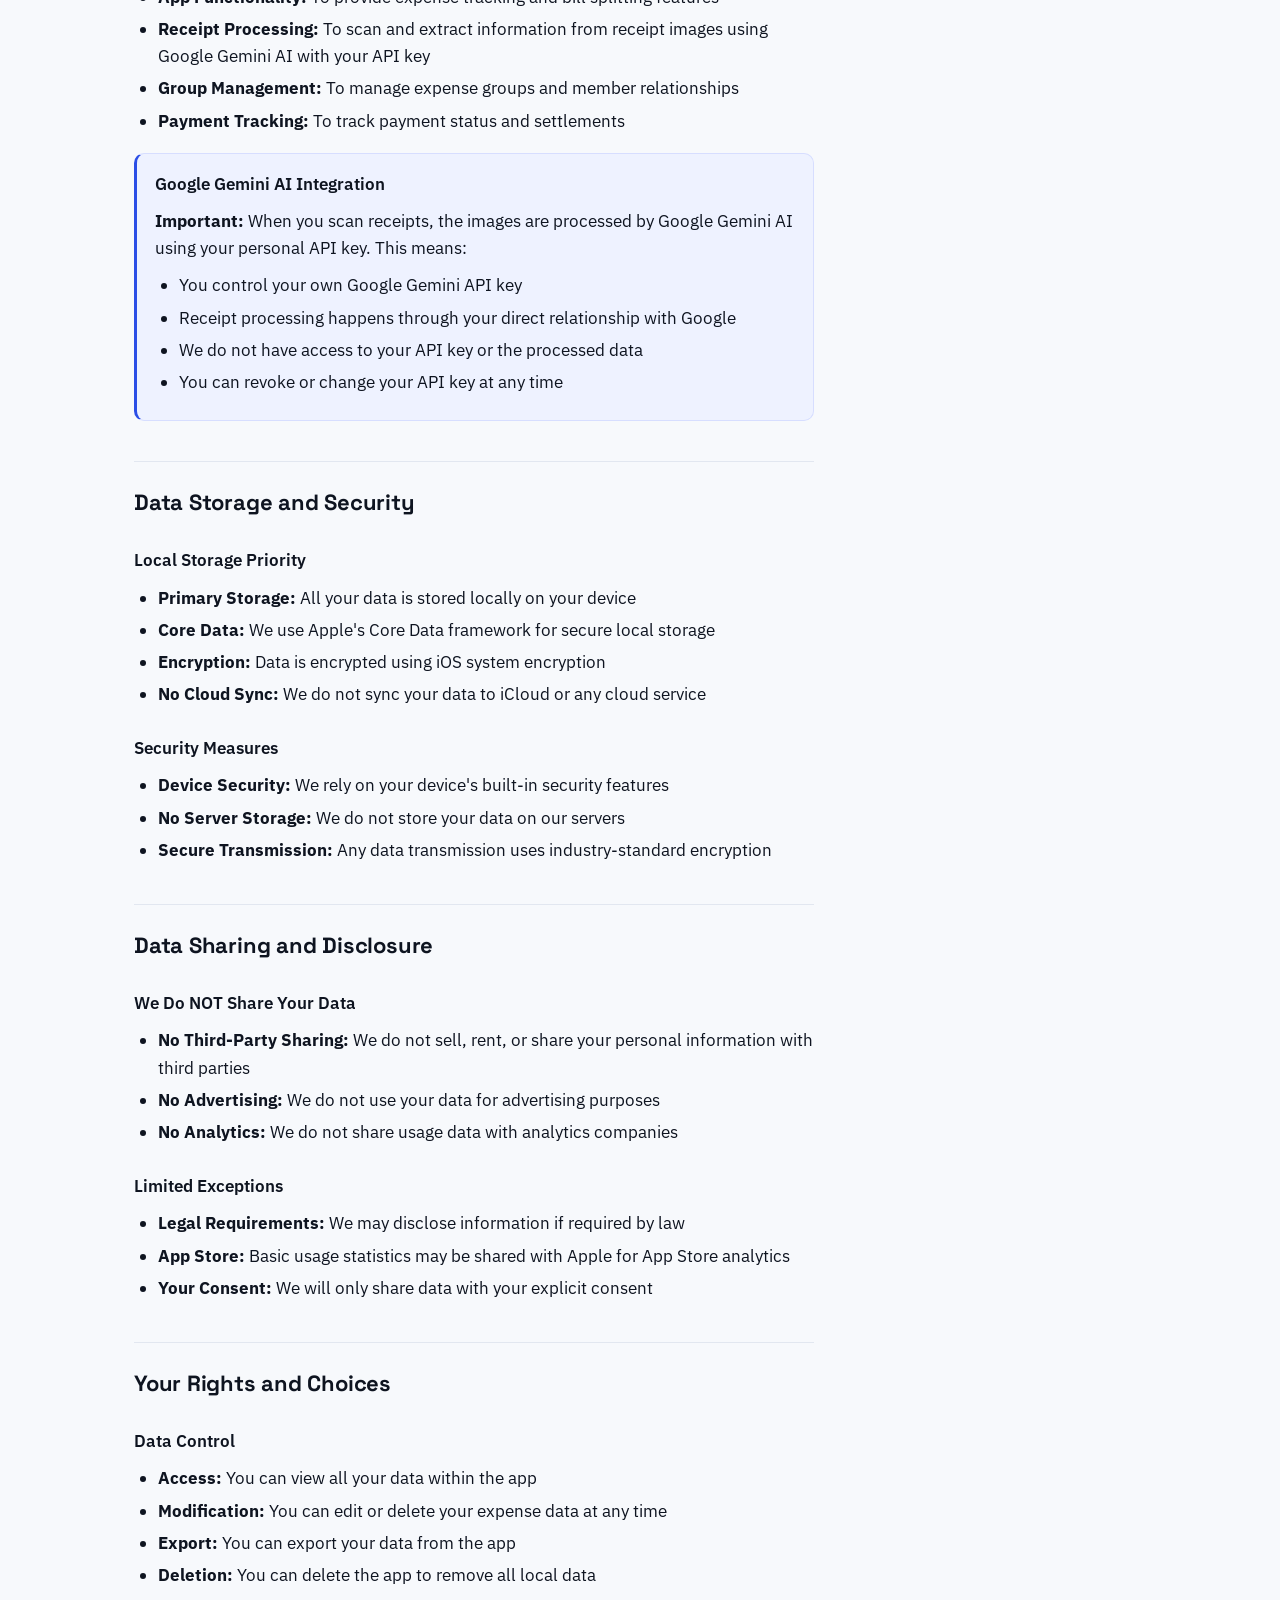
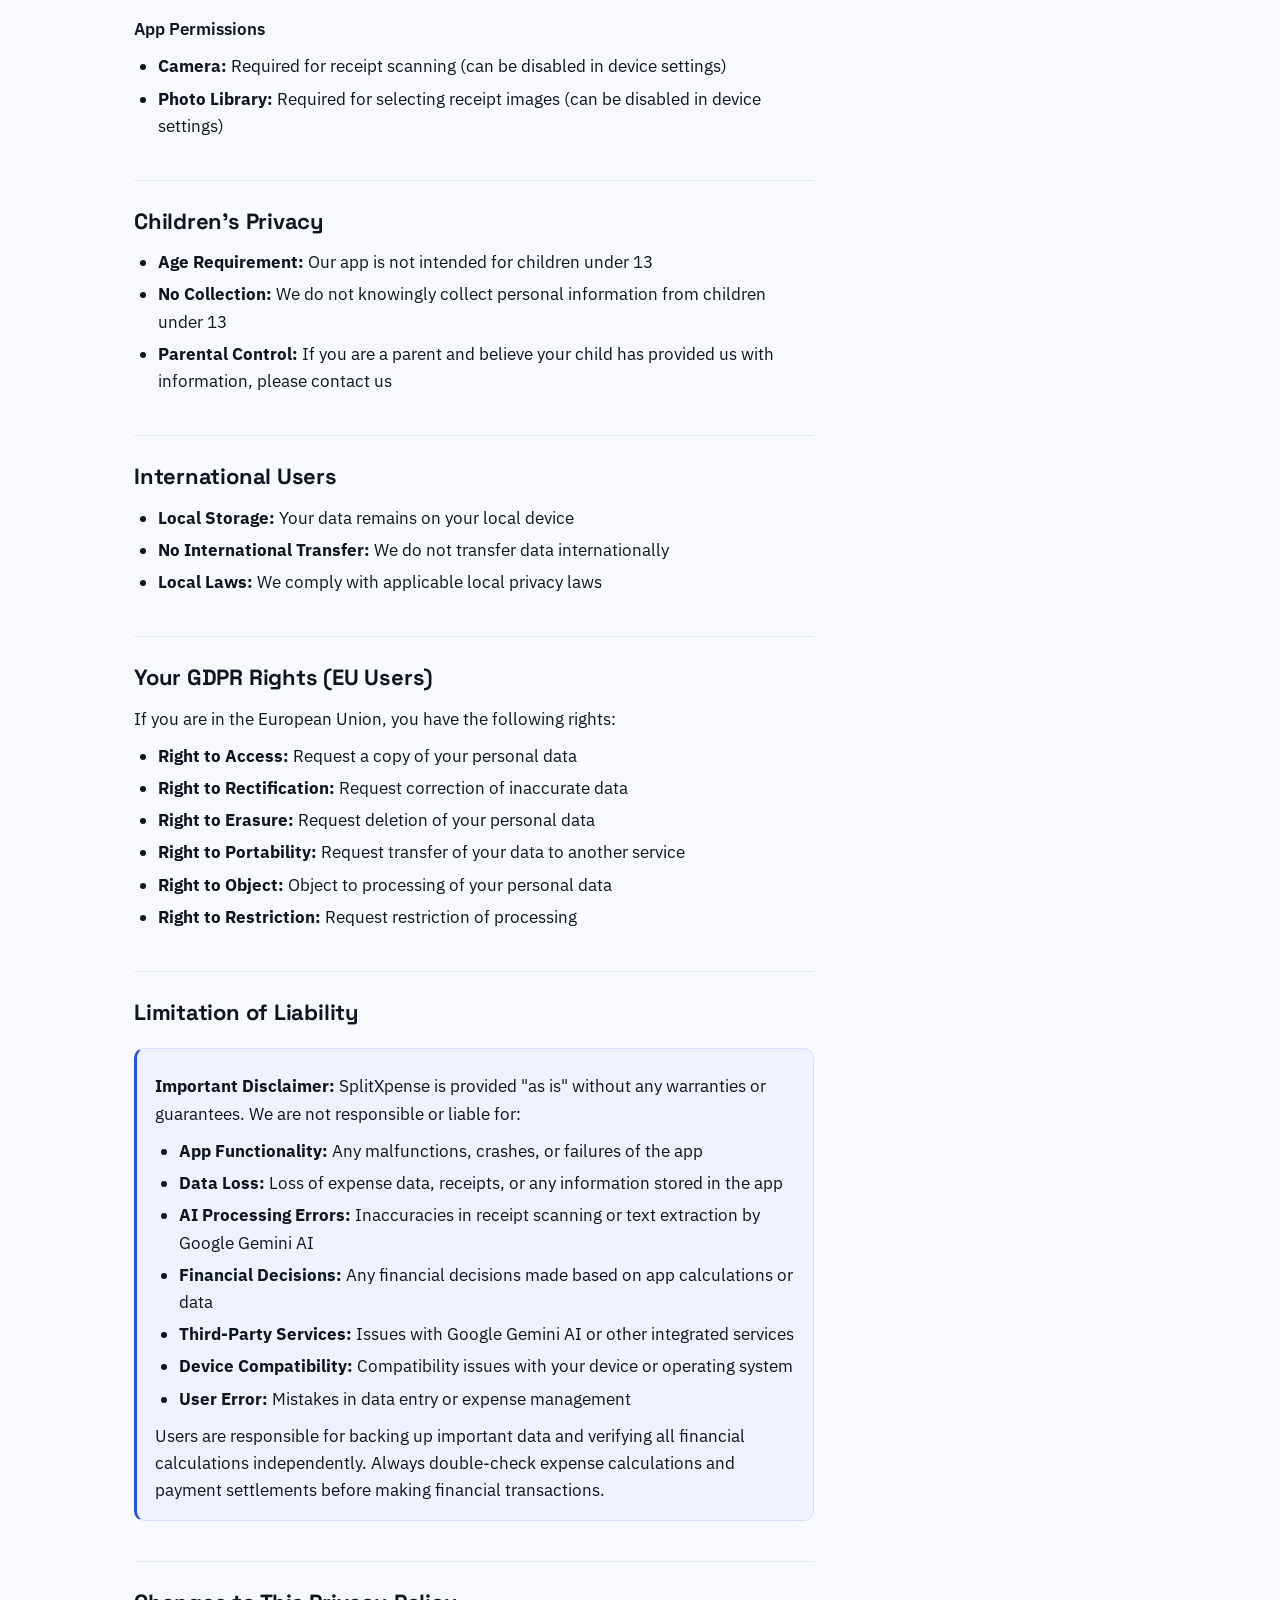
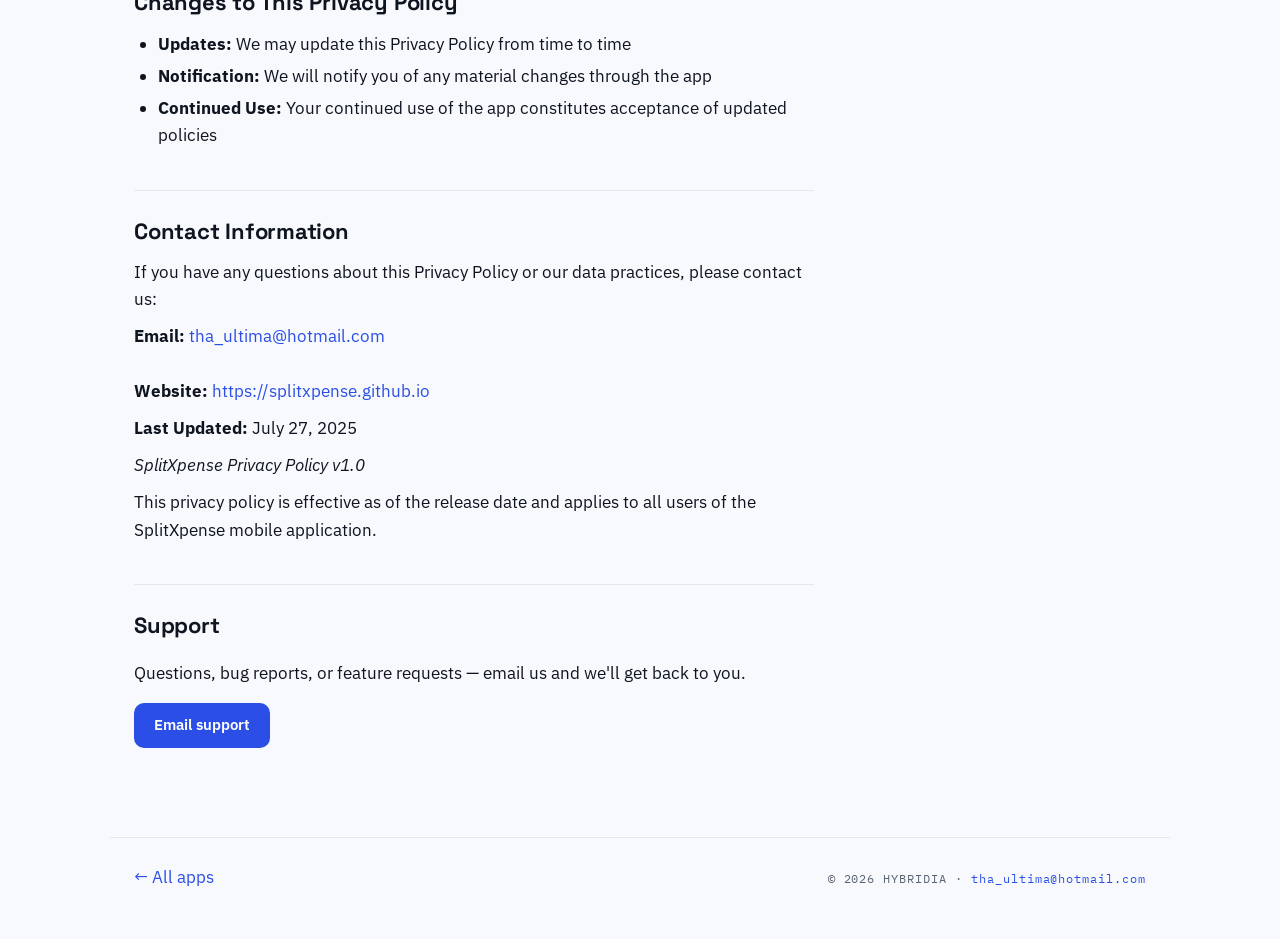
<file: splitxpense/index.html>
<!DOCTYPE html>
<html lang="en">
<head>
<meta charset="UTF-8">
<meta name="viewport" content="width=device-width, initial-scale=1.0">
<title>SplitXpense — Privacy &amp; Support · Hybridia</title>
<meta name="description" content="Privacy policy and support for SplitXpense by Hybridia.">
<link rel="preconnect" href="https://fonts.googleapis.com"><link rel="preconnect" href="https://fonts.gstatic.com" crossorigin><link href="https://fonts.googleapis.com/css2?family=Space+Grotesk:wght@500;700&family=IBM+Plex+Sans:wght@400;600&family=IBM+Plex+Mono:wght@400;500&display=swap" rel="stylesheet">
<link rel="stylesheet" href="../assets/style.css">
</head>
<body>
<a class="skip" href="#content">Skip to content</a>
<header class="masthead">
  <a class="wordmark" href="../">Hybridia</a>
  <span class="mono crumb">APPS / SPLITXPENSE</span>
</header>
<main id="content" class="page">
  <header class="app-head">
    <div class="tile" style="--hue:44" aria-hidden="true">Sx</div>
    <div>
      <h1>SplitXpense</h1>
      <p class="tagline">Split expenses with friends</p>
      <p class="mono effective">EFFECTIVE — JULY 27, 2025</p>
    </div>
  </header>
  <article class="policy">
<p>AI-Powered Expense Tracking & Bill Splitting</p>
<div class="callout"><p><strong>Your Privacy Matters:</strong> SplitXpense is designed with privacy at its core. All your expense data stays on your device, and we never store your personal financial information on our servers.</p></div>
<h2>Introduction</h2>
<p>SplitXpense ("we," "our," or "us") is committed to protecting your privacy. This Privacy Policy explains how we collect, use, and safeguard your information when you use our mobile application SplitXpense (the "App").</p>
<h2>Information We Collect</h2>
<h3>Information You Provide</h3>
<ul>
<li><strong>User Profile Information:</strong> Name, email address (optional)</li>
<li><strong>Expense Data:</strong> Receipt images, expense amounts, descriptions, categories</li>
<li><strong>Group Information:</strong> Group names, member information</li>
<li><strong>Payment Information:</strong> Payment status and settlement data</li>
</ul>
<h3>Information Collected Automatically</h3>
<ul>
<li><strong>Device Information:</strong> Device type, operating system version</li>
<li><strong>App Usage Data:</strong> Feature usage, crash reports, performance metrics</li>
<li><strong>Camera and Photo Library Access:</strong> Only when you choose to scan receipts or select images</li>
<li><strong>AI Processing:</strong> Receipt images are sent to Google Gemini AI for text extraction using your personal API key</li>
</ul>
<h3>Information We Do NOT Collect</h3>
<ul>
<li><strong>Personal Financial Information:</strong> We do not collect or store bank account details, credit card numbers, or other sensitive financial data</li>
<li><strong>Location Data:</strong> We do not collect your precise location</li>
<li><strong>Third-Party Data:</strong> We do not collect information from third-party sources</li>
<li><strong>Cloud Storage:</strong> We do not sync or store your data in the cloud</li>
<li><strong>Push Notifications:</strong> We do not send push notifications</li>
</ul>
<h2>How We Use Your Information</h2>
<h3>Primary Uses</h3>
<ul>
<li><strong>App Functionality:</strong> To provide expense tracking and bill splitting features</li>
<li><strong>Receipt Processing:</strong> To scan and extract information from receipt images using Google Gemini AI with your API key</li>
<li><strong>Group Management:</strong> To manage expense groups and member relationships</li>
<li><strong>Payment Tracking:</strong> To track payment status and settlements</li>
</ul>
<div class="callout"><h3>Google Gemini AI Integration</h3><p><strong>Important:</strong> When you scan receipts, the images are processed by Google Gemini AI using your personal API key. This means:</p><ul>
<li>You control your own Google Gemini API key</li>
<li>Receipt processing happens through your direct relationship with Google</li>
<li>We do not have access to your API key or the processed data</li>
<li>You can revoke or change your API key at any time</li>
</ul></div>
<h2>Data Storage and Security</h2>
<h3>Local Storage Priority</h3>
<ul>
<li><strong>Primary Storage:</strong> All your data is stored locally on your device</li>
<li><strong>Core Data:</strong> We use Apple's Core Data framework for secure local storage</li>
<li><strong>Encryption:</strong> Data is encrypted using iOS system encryption</li>
<li><strong>No Cloud Sync:</strong> We do not sync your data to iCloud or any cloud service</li>
</ul>
<h3>Security Measures</h3>
<ul>
<li><strong>Device Security:</strong> We rely on your device's built-in security features</li>
<li><strong>No Server Storage:</strong> We do not store your data on our servers</li>
<li><strong>Secure Transmission:</strong> Any data transmission uses industry-standard encryption</li>
</ul>
<h2>Data Sharing and Disclosure</h2>
<h3>We Do NOT Share Your Data</h3>
<ul>
<li><strong>No Third-Party Sharing:</strong> We do not sell, rent, or share your personal information with third parties</li>
<li><strong>No Advertising:</strong> We do not use your data for advertising purposes</li>
<li><strong>No Analytics:</strong> We do not share usage data with analytics companies</li>
</ul>
<h3>Limited Exceptions</h3>
<ul>
<li><strong>Legal Requirements:</strong> We may disclose information if required by law</li>
<li><strong>App Store:</strong> Basic usage statistics may be shared with Apple for App Store analytics</li>
<li><strong>Your Consent:</strong> We will only share data with your explicit consent</li>
</ul>
<h2>Your Rights and Choices</h2>
<h3>Data Control</h3>
<ul>
<li><strong>Access:</strong> You can view all your data within the app</li>
<li><strong>Modification:</strong> You can edit or delete your expense data at any time</li>
<li><strong>Export:</strong> You can export your data from the app</li>
<li><strong>Deletion:</strong> You can delete the app to remove all local data</li>
</ul>
<h3>App Permissions</h3>
<ul>
<li><strong>Camera:</strong> Required for receipt scanning (can be disabled in device settings)</li>
<li><strong>Photo Library:</strong> Required for selecting receipt images (can be disabled in device settings)</li>
</ul>
<h2>Children's Privacy</h2>
<ul>
<li><strong>Age Requirement:</strong> Our app is not intended for children under 13</li>
<li><strong>No Collection:</strong> We do not knowingly collect personal information from children under 13</li>
<li><strong>Parental Control:</strong> If you are a parent and believe your child has provided us with information, please contact us</li>
</ul>
<h2>International Users</h2>
<ul>
<li><strong>Local Storage:</strong> Your data remains on your local device</li>
<li><strong>No International Transfer:</strong> We do not transfer data internationally</li>
<li><strong>Local Laws:</strong> We comply with applicable local privacy laws</li>
</ul>
<h2>Your GDPR Rights (EU Users)</h2>
<p>If you are in the European Union, you have the following rights:</p>
<ul>
<li><strong>Right to Access:</strong> Request a copy of your personal data</li>
<li><strong>Right to Rectification:</strong> Request correction of inaccurate data</li>
<li><strong>Right to Erasure:</strong> Request deletion of your personal data</li>
<li><strong>Right to Portability:</strong> Request transfer of your data to another service</li>
<li><strong>Right to Object:</strong> Object to processing of your personal data</li>
<li><strong>Right to Restriction:</strong> Request restriction of processing</li>
</ul>
<h2>Limitation of Liability</h2>
<div class="callout"><p><strong>Important Disclaimer:</strong> SplitXpense is provided "as is" without any warranties or guarantees. We are not responsible or liable for:</p><ul>
<li><strong>App Functionality:</strong> Any malfunctions, crashes, or failures of the app</li>
<li><strong>Data Loss:</strong> Loss of expense data, receipts, or any information stored in the app</li>
<li><strong>AI Processing Errors:</strong> Inaccuracies in receipt scanning or text extraction by Google Gemini AI</li>
<li><strong>Financial Decisions:</strong> Any financial decisions made based on app calculations or data</li>
<li><strong>Third-Party Services:</strong> Issues with Google Gemini AI or other integrated services</li>
<li><strong>Device Compatibility:</strong> Compatibility issues with your device or operating system</li>
<li><strong>User Error:</strong> Mistakes in data entry or expense management</li>
</ul><p>Users are responsible for backing up important data and verifying all financial calculations independently. Always double-check expense calculations and payment settlements before making financial transactions.</p></div>
<h2>Changes to This Privacy Policy</h2>
<ul>
<li><strong>Updates:</strong> We may update this Privacy Policy from time to time</li>
<li><strong>Notification:</strong> We will notify you of any material changes through the app</li>
<li><strong>Continued Use:</strong> Your continued use of the app constitutes acceptance of updated policies</li>
</ul>
<h2>Contact Information</h2>
<p>If you have any questions about this Privacy Policy or our data practices, please contact us:</p>
<p>
<strong>Email:</strong> <a href="mailto:tha_ultima@hotmail.com">tha_ultima@hotmail.com</a><br></br>
<strong>Website:</strong> <a href="https://splitxpense.github.io">https://splitxpense.github.io</a>
</p>
<p><strong>Last Updated:</strong> July 27, 2025</p>
<p><em>SplitXpense Privacy Policy v1.0</em></p>
<p>This privacy policy is effective as of the release date and applies to all users of the SplitXpense mobile application.</p>
  </article>
      <section class="support">
        <h2>Support</h2>
        <p>Questions, bug reports, or feature requests — email us and we'll get back to you.</p>
        <p><a class="btn" href="mailto:tha_ultima@hotmail.com?subject=SplitXpense%20Support">Email support</a></p>
      </section>
</main>
<footer class="foot">
  <a href="../">← All apps</a>
  <span class="mono">© 2026 HYBRIDIA · <a href="mailto:tha_ultima@hotmail.com">tha_ultima@hotmail.com</a></span>
</footer>
</body>
</html>
</file>
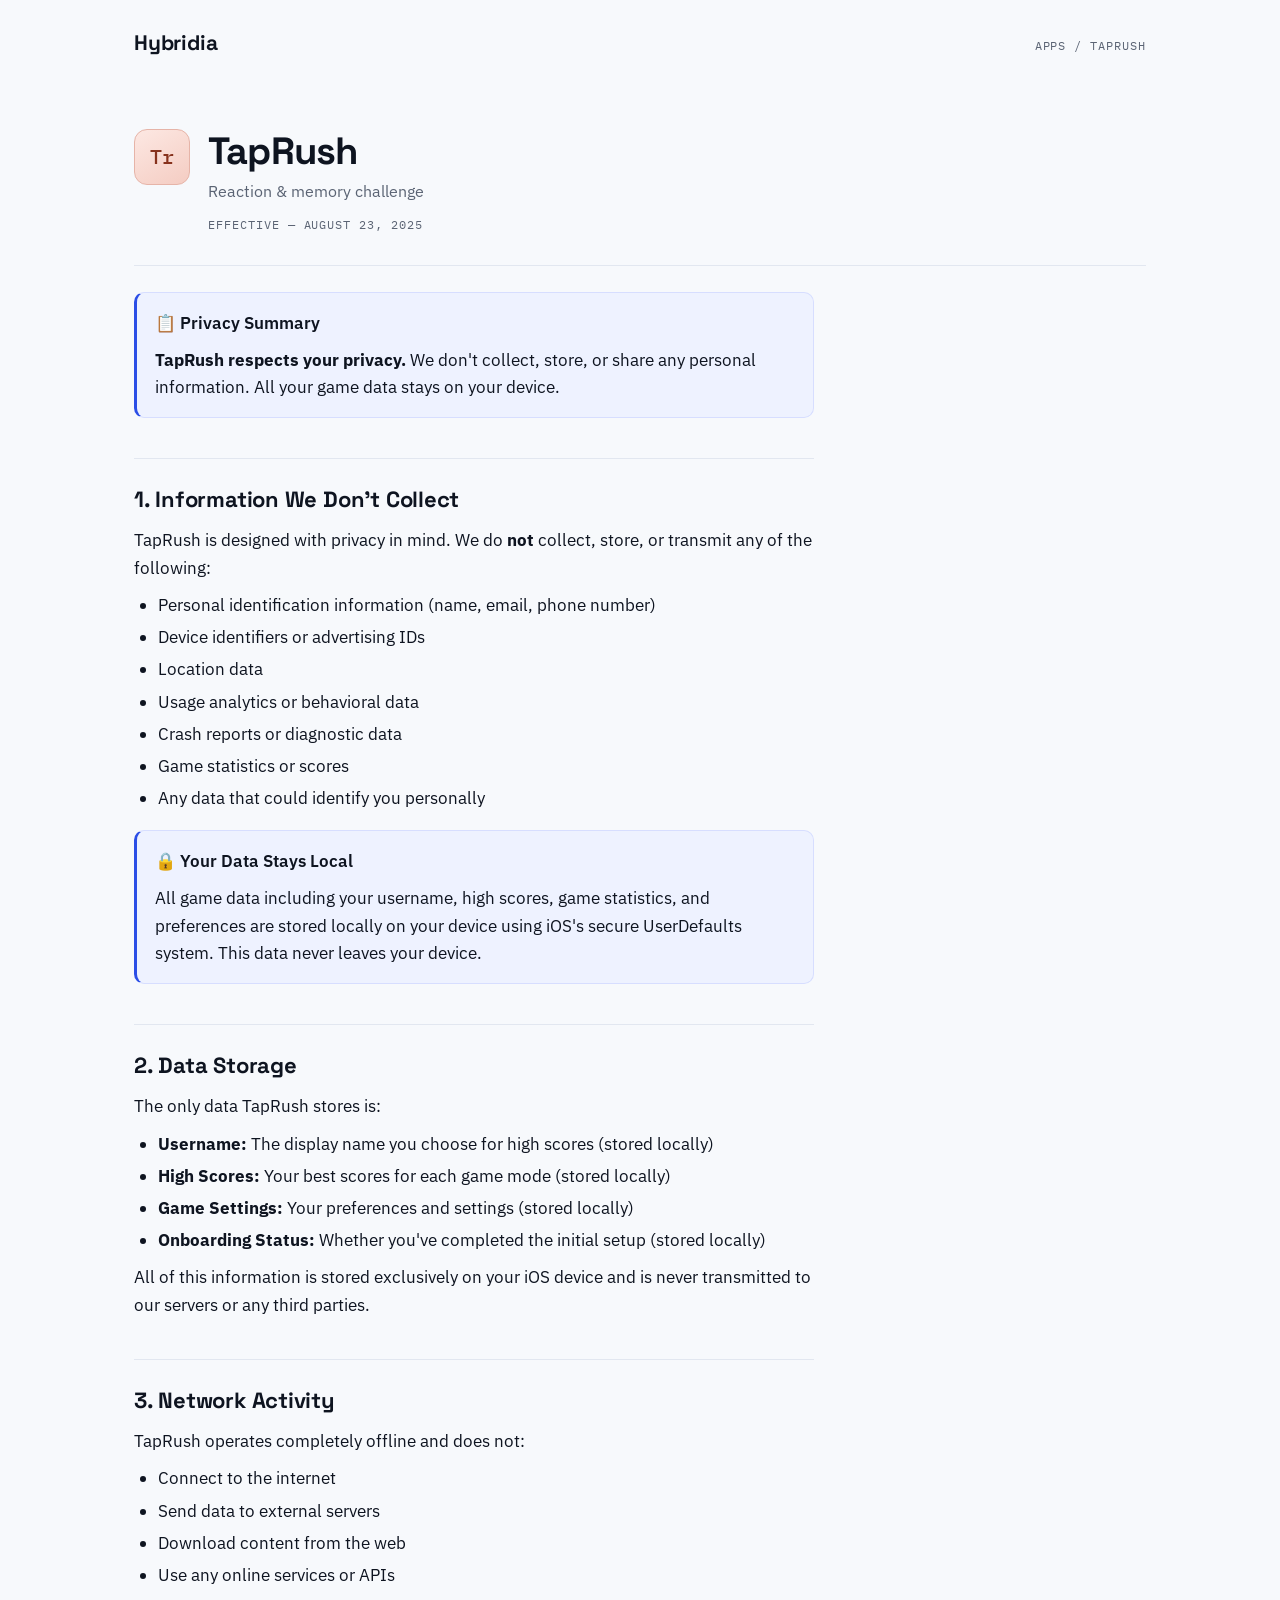
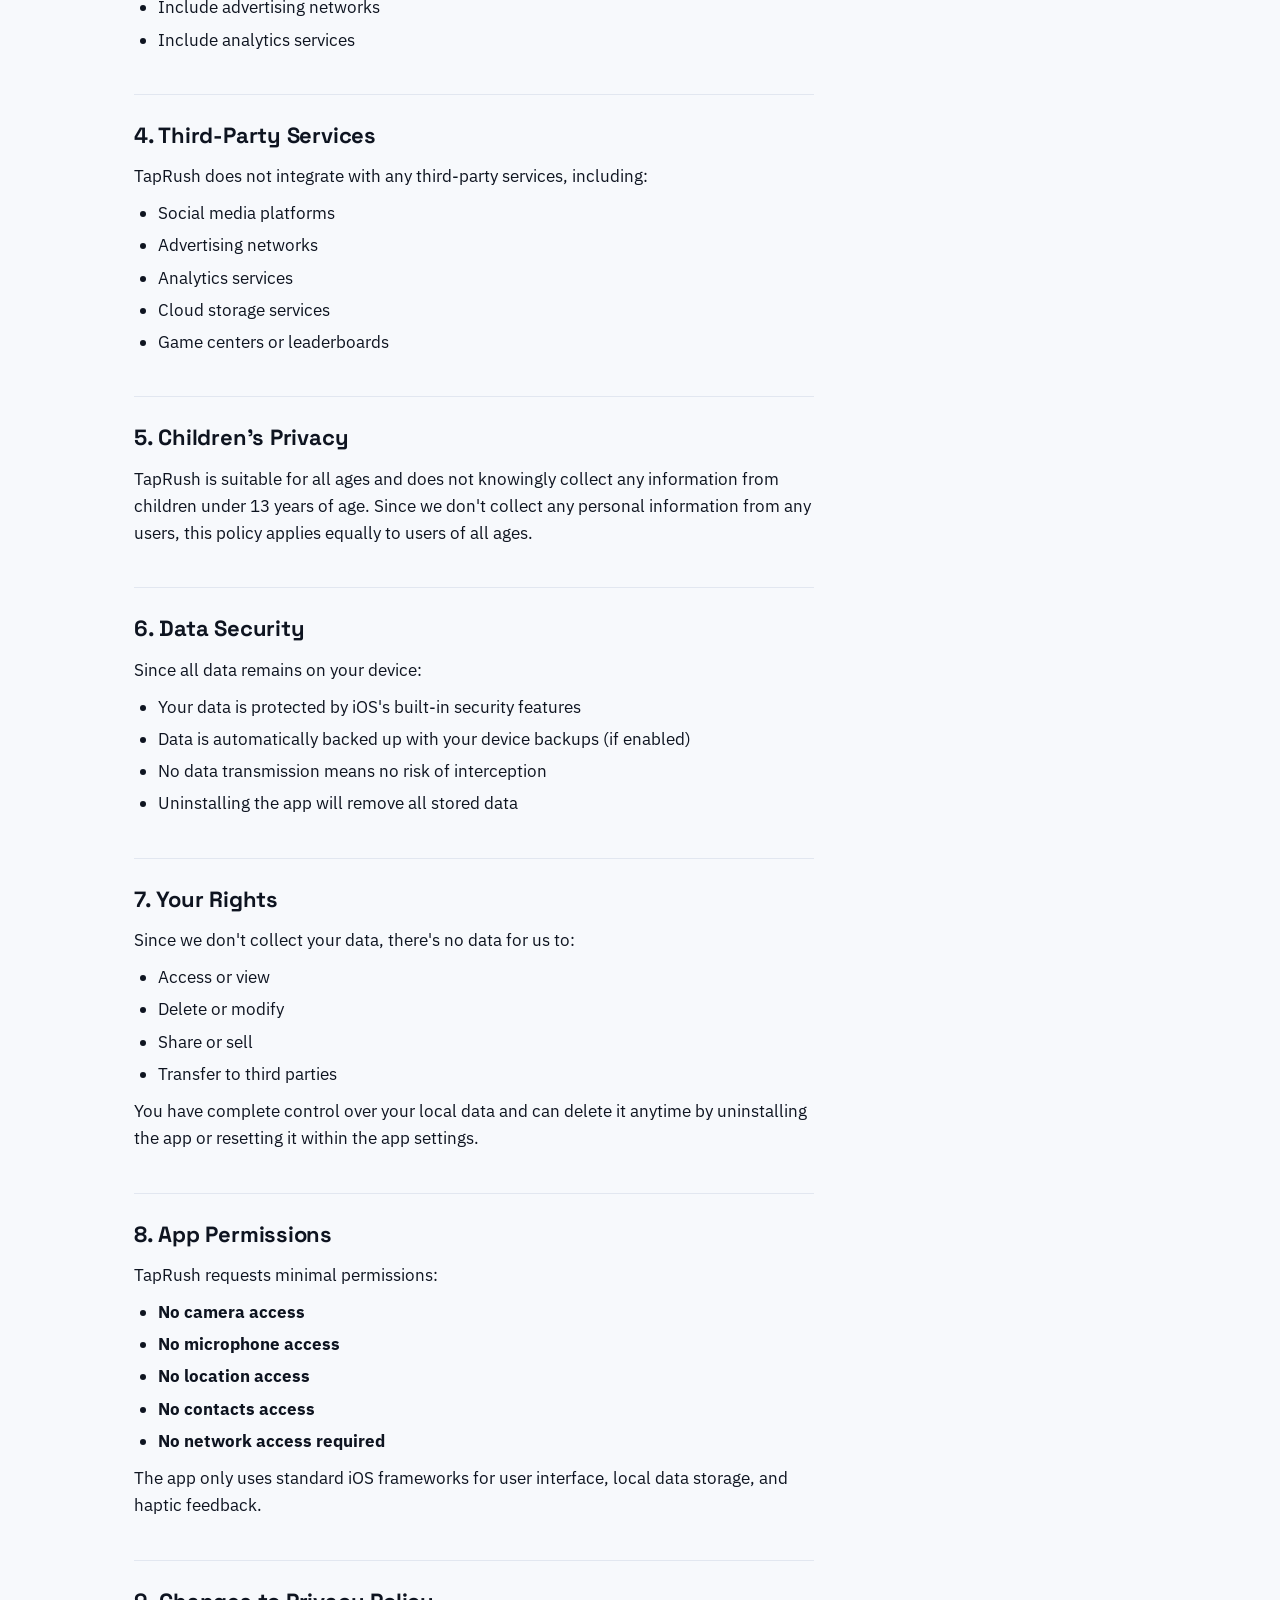
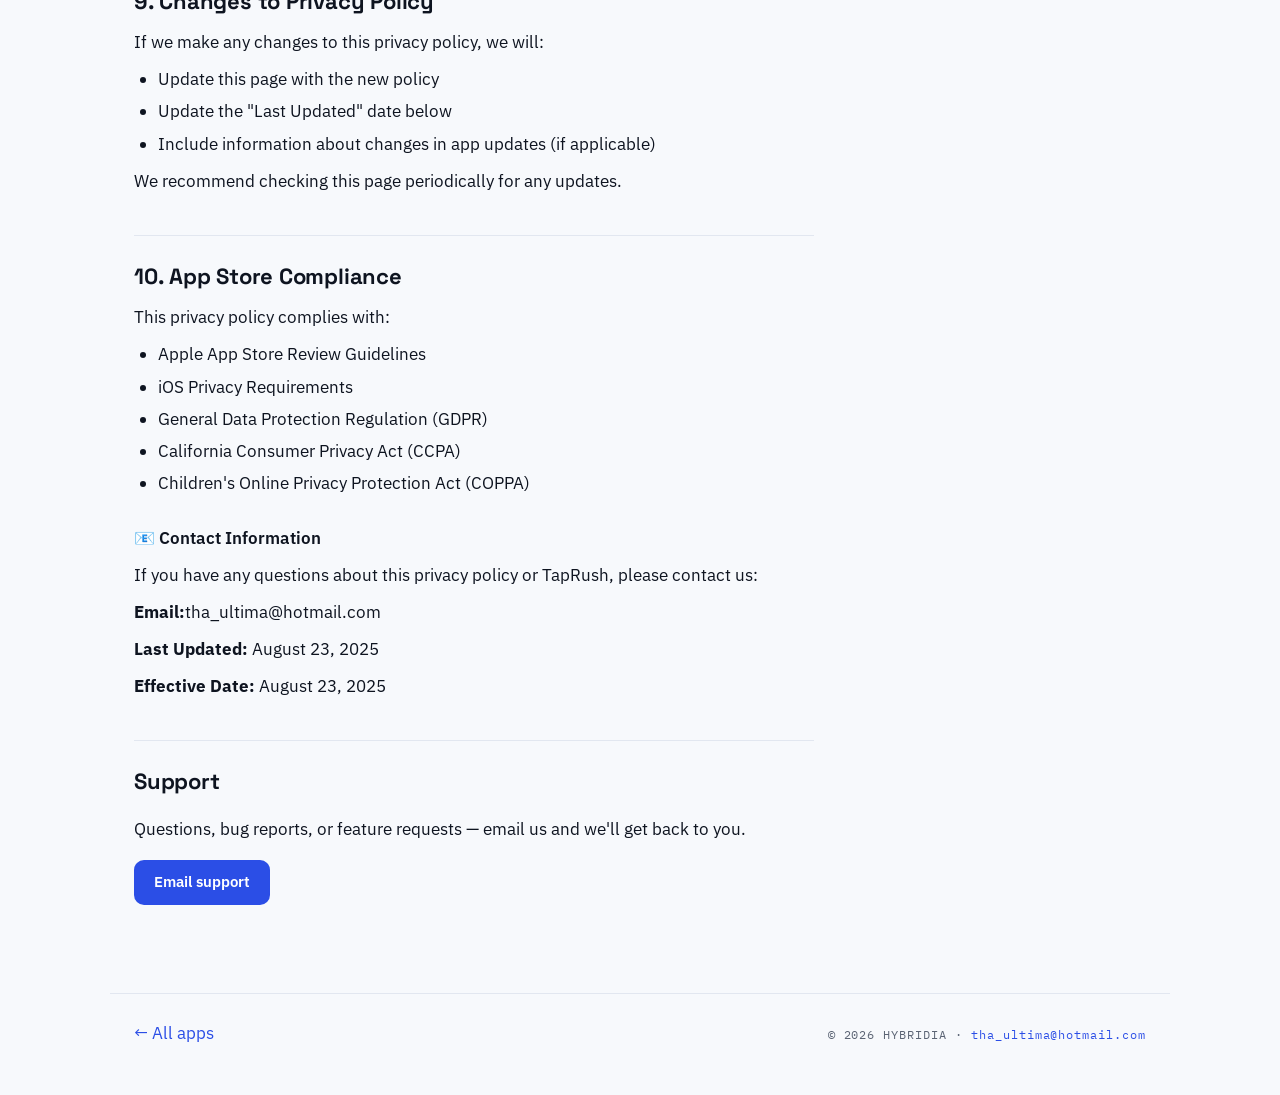
<file: taprush/index.html>
<!DOCTYPE html>
<html lang="en">
<head>
<meta charset="UTF-8">
<meta name="viewport" content="width=device-width, initial-scale=1.0">
<title>TapRush — Privacy &amp; Support · Hybridia</title>
<meta name="description" content="Privacy policy and support for TapRush by Hybridia.">
<link rel="preconnect" href="https://fonts.googleapis.com"><link rel="preconnect" href="https://fonts.gstatic.com" crossorigin><link href="https://fonts.googleapis.com/css2?family=Space+Grotesk:wght@500;700&family=IBM+Plex+Sans:wght@400;600&family=IBM+Plex+Mono:wght@400;500&display=swap" rel="stylesheet">
<link rel="stylesheet" href="../assets/style.css">
</head>
<body>
<a class="skip" href="#content">Skip to content</a>
<header class="masthead">
  <a class="wordmark" href="../">Hybridia</a>
  <span class="mono crumb">APPS / TAPRUSH</span>
</header>
<main id="content" class="page">
  <header class="app-head">
    <div class="tile" style="--hue:12" aria-hidden="true">Tr</div>
    <div>
      <h1>TapRush</h1>
      <p class="tagline">Reaction & memory challenge</p>
      <p class="mono effective">EFFECTIVE — AUGUST 23, 2025</p>
    </div>
  </header>
  <article class="policy">
<div class="callout"><h3>📋 Privacy Summary</h3><p><strong>TapRush respects your privacy.</strong> We don't collect, store, or share any personal information. All your game data stays on your device.</p></div>
<h2>1. Information We Don't Collect</h2>
<p>TapRush is designed with privacy in mind. We do <strong>not</strong> collect, store, or transmit any of the following:</p>
<ul>
<li>Personal identification information (name, email, phone number)</li>
<li>Device identifiers or advertising IDs</li>
<li>Location data</li>
<li>Usage analytics or behavioral data</li>
<li>Crash reports or diagnostic data</li>
<li>Game statistics or scores</li>
<li>Any data that could identify you personally</li>
</ul>
<div class="callout"><h3>🔒 Your Data Stays Local</h3><p>All game data including your username, high scores, game statistics, and preferences are stored locally on your device using iOS's secure UserDefaults system. This data never leaves your device.</p></div>
<h2>2. Data Storage</h2>
<p>The only data TapRush stores is:</p>
<ul>
<li><strong>Username:</strong> The display name you choose for high scores (stored locally)</li>
<li><strong>High Scores:</strong> Your best scores for each game mode (stored locally)</li>
<li><strong>Game Settings:</strong> Your preferences and settings (stored locally)</li>
<li><strong>Onboarding Status:</strong> Whether you've completed the initial setup (stored locally)</li>
</ul>
<p>All of this information is stored exclusively on your iOS device and is never transmitted to our servers or any third parties.</p>
<h2>3. Network Activity</h2>
<p>TapRush operates completely offline and does not:</p>
<ul>
<li>Connect to the internet</li>
<li>Send data to external servers</li>
<li>Download content from the web</li>
<li>Use any online services or APIs</li>
<li>Include advertising networks</li>
<li>Include analytics services</li>
</ul>
<h2>4. Third-Party Services</h2>
<p>TapRush does not integrate with any third-party services, including:</p>
<ul>
<li>Social media platforms</li>
<li>Advertising networks</li>
<li>Analytics services</li>
<li>Cloud storage services</li>
<li>Game centers or leaderboards</li>
</ul>
<h2>5. Children's Privacy</h2>
<p>TapRush is suitable for all ages and does not knowingly collect any information from children under 13 years of age. Since we don't collect any personal information from any users, this policy applies equally to users of all ages.</p>
<h2>6. Data Security</h2>
<p>Since all data remains on your device:</p>
<ul>
<li>Your data is protected by iOS's built-in security features</li>
<li>Data is automatically backed up with your device backups (if enabled)</li>
<li>No data transmission means no risk of interception</li>
<li>Uninstalling the app will remove all stored data</li>
</ul>
<h2>7. Your Rights</h2>
<p>Since we don't collect your data, there's no data for us to:</p>
<ul>
<li>Access or view</li>
<li>Delete or modify</li>
<li>Share or sell</li>
<li>Transfer to third parties</li>
</ul>
<p>You have complete control over your local data and can delete it anytime by uninstalling the app or resetting it within the app settings.</p>
<h2>8. App Permissions</h2>
<p>TapRush requests minimal permissions:</p>
<ul>
<li><strong>No camera access</strong></li>
<li><strong>No microphone access</strong></li>
<li><strong>No location access</strong></li>
<li><strong>No contacts access</strong></li>
<li><strong>No network access required</strong></li>
</ul>
<p>The app only uses standard iOS frameworks for user interface, local data storage, and haptic feedback.</p>
<h2>9. Changes to Privacy Policy</h2>
<p>If we make any changes to this privacy policy, we will:</p>
<ul>
<li>Update this page with the new policy</li>
<li>Update the "Last Updated" date below</li>
<li>Include information about changes in app updates (if applicable)</li>
</ul>
<p>We recommend checking this page periodically for any updates.</p>
<h2>10. App Store Compliance</h2>
<p>This privacy policy complies with:</p>
<ul>
<li>Apple App Store Review Guidelines</li>
<li>iOS Privacy Requirements</li>
<li>General Data Protection Regulation (GDPR)</li>
<li>California Consumer Privacy Act (CCPA)</li>
<li>Children's Online Privacy Protection Act (COPPA)</li>
</ul>
<h3>📧 Contact Information</h3>
<p>If you have any questions about this privacy policy or TapRush, please contact us:</p>
<p><strong>Email:</strong>tha_ultima@hotmail.com</p>
<p><strong>Last Updated:</strong> August 23, 2025</p>
<p><strong>Effective Date:</strong> August 23, 2025</p>
  </article>
      <section class="support">
        <h2>Support</h2>
        <p>Questions, bug reports, or feature requests — email us and we'll get back to you.</p>
        <p><a class="btn" href="mailto:tha_ultima@hotmail.com?subject=TapRush%20Support">Email support</a></p>
      </section>
</main>
<footer class="foot">
  <a href="../">← All apps</a>
  <span class="mono">© 2026 HYBRIDIA · <a href="mailto:tha_ultima@hotmail.com">tha_ultima@hotmail.com</a></span>
</footer>
</body>
</html>
</file>
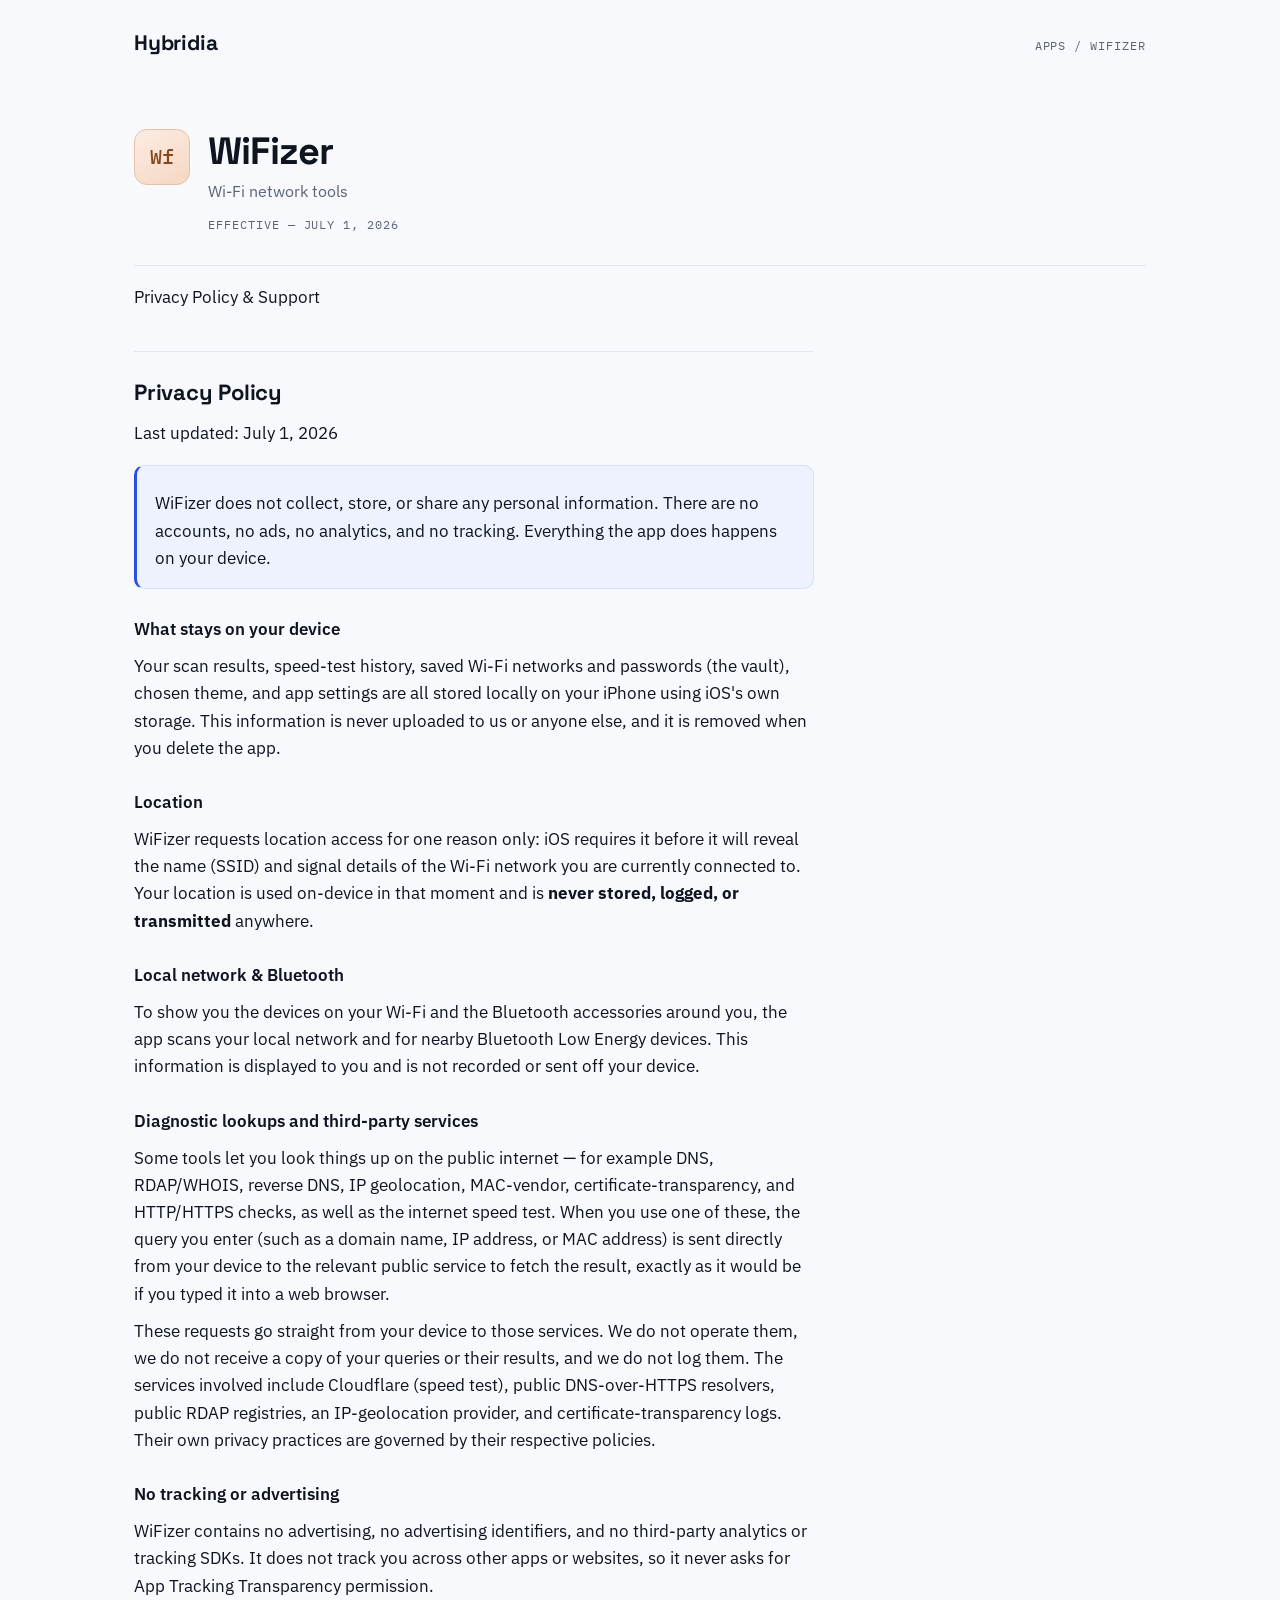
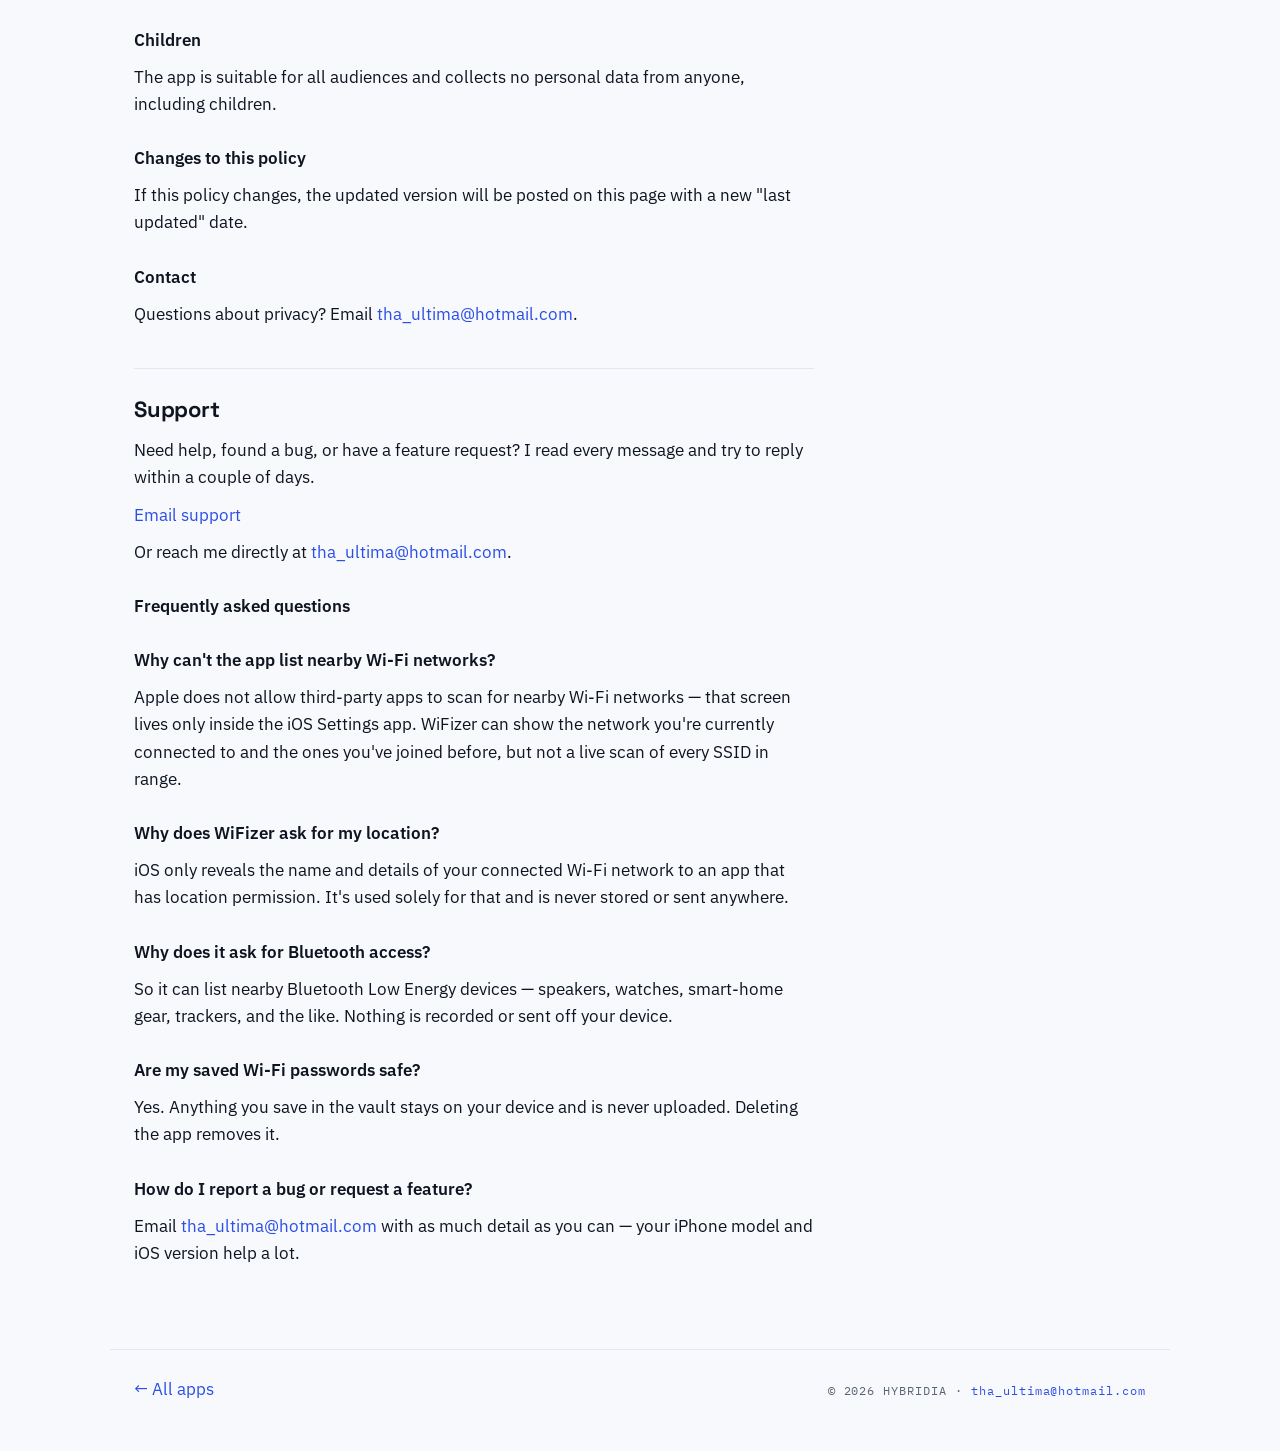
<file: wifizer/index.html>
<!DOCTYPE html>
<html lang="en">
<head>
<meta charset="UTF-8">
<meta name="viewport" content="width=device-width, initial-scale=1.0">
<title>WiFizer — Privacy &amp; Support · Hybridia</title>
<meta name="description" content="Privacy policy and support for WiFizer by Hybridia.">
<link rel="preconnect" href="https://fonts.googleapis.com"><link rel="preconnect" href="https://fonts.gstatic.com" crossorigin><link href="https://fonts.googleapis.com/css2?family=Space+Grotesk:wght@500;700&family=IBM+Plex+Sans:wght@400;600&family=IBM+Plex+Mono:wght@400;500&display=swap" rel="stylesheet">
<link rel="stylesheet" href="../assets/style.css">
</head>
<body>
<a class="skip" href="#content">Skip to content</a>
<header class="masthead">
  <a class="wordmark" href="../">Hybridia</a>
  <span class="mono crumb">APPS / WIFIZER</span>
</header>
<main id="content" class="page">
  <header class="app-head">
    <div class="tile" style="--hue:24" aria-hidden="true">Wf</div>
    <div>
      <h1>WiFizer</h1>
      <p class="tagline">Wi-Fi network tools</p>
      <p class="mono effective">EFFECTIVE — JULY 1, 2026</p>
    </div>
  </header>
  <article class="policy">
<p>Privacy Policy & Support</p>
<h2>Privacy Policy</h2>
<p>Last updated: July 1, 2026</p>
<div class="callout"><p>WiFizer does not collect, store, or share any
      personal information. There are no accounts, no ads, no analytics, and no tracking.
      Everything the app does happens on your device.</p></div>
<h3>What stays on your device</h3>
<p>
      Your scan results, speed-test history, saved Wi-Fi networks and passwords (the vault),
      chosen theme, and app settings are all stored locally on your iPhone using iOS's own
      storage. This information is never uploaded to us or anyone else, and it is removed when
      you delete the app.
    </p>
<h3>Location</h3>
<p>
      WiFizer requests location access for one reason only: iOS requires it before it will
      reveal the name (SSID) and signal details of the Wi-Fi network you are currently connected
      to. Your location is used on-device in that moment and is <strong>never stored, logged, or
      transmitted</strong> anywhere.
    </p>
<h3>Local network & Bluetooth</h3>
<p>
      To show you the devices on your Wi-Fi and the Bluetooth accessories around you, the app
      scans your local network and for nearby Bluetooth Low Energy devices. This information is
      displayed to you and is not recorded or sent off your device.
    </p>
<h3>Diagnostic lookups and third-party services</h3>
<p>
      Some tools let you look things up on the public internet — for example DNS, RDAP/WHOIS,
      reverse DNS, IP geolocation, MAC-vendor, certificate-transparency, and HTTP/HTTPS checks,
      as well as the internet speed test. When you use one of these, the query you enter (such as
      a domain name, IP address, or MAC address) is sent directly from your device to the relevant
      public service to fetch the result, exactly as it would be if you typed it into a web browser.
    </p>
<p>
      These requests go straight from your device to those services. We do not operate them, we do
      not receive a copy of your queries or their results, and we do not log them. The services
      involved include Cloudflare (speed test), public DNS-over-HTTPS resolvers, public RDAP
      registries, an IP-geolocation provider, and certificate-transparency logs. Their own privacy
      practices are governed by their respective policies.
    </p>
<h3>No tracking or advertising</h3>
<p>
      WiFizer contains no advertising, no advertising identifiers, and no third-party analytics
      or tracking SDKs. It does not track you across other apps or websites, so it never asks for
      App Tracking Transparency permission.
    </p>
<h3>Children</h3>
<p>
      The app is suitable for all audiences and collects no personal data from anyone, including
      children.
    </p>
<h3>Changes to this policy</h3>
<p>
      If this policy changes, the updated version will be posted on this page with a new "last
      updated" date.
    </p>
<h3>Contact</h3>
<p>
      Questions about privacy? Email
      <a href="mailto:tha_ultima@hotmail.com?subject=WiFizer%20Privacy">tha_ultima@hotmail.com</a>.
    </p>
<h2>Support</h2>
<p>
      Need help, found a bug, or have a feature request? I read every message and try to reply
      within a couple of days.
    </p>
<p>
<a href="mailto:tha_ultima@hotmail.com?subject=WiFizer%20Support">
        Email support
      </a>
</p>
<p>
      Or reach me directly at
      <a href="mailto:tha_ultima@hotmail.com">tha_ultima@hotmail.com</a>.
    </p>
<h3>Frequently asked questions</h3>
<h3>Why can't the app list nearby Wi-Fi networks?</h3>
<p>
          Apple does not allow third-party apps to scan for nearby Wi-Fi networks — that screen
          lives only inside the iOS Settings app. WiFizer can show the network you're currently
          connected to and the ones you've joined before, but not a live scan of every SSID in range.
        </p>
<h3>Why does WiFizer ask for my location?</h3>
<p>
          iOS only reveals the name and details of your connected Wi-Fi network to an app that has
          location permission. It's used solely for that and is never stored or sent anywhere.
        </p>
<h3>Why does it ask for Bluetooth access?</h3>
<p>
          So it can list nearby Bluetooth Low Energy devices — speakers, watches, smart-home gear,
          trackers, and the like. Nothing is recorded or sent off your device.
        </p>
<h3>Are my saved Wi-Fi passwords safe?</h3>
<p>
          Yes. Anything you save in the vault stays on your device and is never uploaded. Deleting
          the app removes it.
        </p>
<h3>How do I report a bug or request a feature?</h3>
<p>
          Email <a href="mailto:tha_ultima@hotmail.com?subject=WiFizer%20Feedback">tha_ultima@hotmail.com</a>
          with as much detail as you can — your iPhone model and iOS version help a lot.
        </p>
  </article>
</main>
<footer class="foot">
  <a href="../">← All apps</a>
  <span class="mono">© 2026 HYBRIDIA · <a href="mailto:tha_ultima@hotmail.com">tha_ultima@hotmail.com</a></span>
</footer>
</body>
</html>
</file>
<file: assets/style.css>
/* Hybridia — app privacy & support pages
   Type: Space Grotesk (display) · IBM Plex Sans (body) · IBM Plex Mono (labels) */

:root {
  --paper: #F7F9FC;
  --surface: #FFFFFF;
  --ink: #0E1420;
  --muted: #5B6474;
  --cobalt: #2B4EE6;
  --cobalt-dark: #1E3AB8;
  --line: #E2E7F0;
  --callout: #EEF2FF;
  --radius: 14px;
  --max: 1060px;
  --measure: 68ch;
}

* { box-sizing: border-box; }

html { scroll-behavior: smooth; }
@media (prefers-reduced-motion: reduce) {
  html { scroll-behavior: auto; }
  *, *::before, *::after { animation: none !important; transition: none !important; }
}

body {
  margin: 0;
  background: var(--paper);
  color: var(--ink);
  font-family: "IBM Plex Sans", system-ui, -apple-system, sans-serif;
  font-size: 16.5px;
  line-height: 1.65;
  -webkit-font-smoothing: antialiased;
}

.mono {
  font-family: "IBM Plex Mono", ui-monospace, monospace;
  font-size: 12px;
  letter-spacing: 0.08em;
  color: var(--muted);
}

a { color: var(--cobalt); text-decoration: none; }
a:hover { color: var(--cobalt-dark); text-decoration: underline; }
a:focus-visible, .btn:focus-visible, .card:focus-visible {
  outline: 2px solid var(--cobalt);
  outline-offset: 3px;
  border-radius: 4px;
}

.skip {
  position: absolute; left: -9999px; top: 0;
  background: var(--ink); color: #fff; padding: 8px 14px; z-index: 10;
}
.skip:focus { left: 12px; top: 12px; }

/* ── Masthead ─────────────────────────────── */
.masthead {
  max-width: var(--max);
  margin: 0 auto;
  padding: 26px 24px;
  display: flex;
  align-items: baseline;
  justify-content: space-between;
  gap: 16px;
}
.wordmark {
  font-family: "Space Grotesk", sans-serif;
  font-weight: 700;
  font-size: 21px;
  letter-spacing: -0.01em;
  color: var(--ink);
}
a.wordmark:hover { text-decoration: none; color: var(--cobalt); }
.crumb { white-space: nowrap; }

/* ── Page shell ───────────────────────────── */
.page {
  max-width: var(--max);
  margin: 0 auto;
  padding: 16px 24px 72px;
}

/* ── Hub: hero ────────────────────────────── */
.hero { padding: 40px 0 44px; border-bottom: 1px solid var(--line); }
.hero h1 {
  font-family: "Space Grotesk", sans-serif;
  font-weight: 700;
  font-size: clamp(34px, 5.5vw, 56px);
  line-height: 1.06;
  letter-spacing: -0.02em;
  margin: 0 0 18px;
}
.lede {
  max-width: 52ch;
  font-size: 18px;
  color: var(--muted);
  margin: 0 0 26px;
}
.ledger {
  display: inline-block;
  border: 1px solid var(--line);
  background: var(--surface);
  border-radius: 999px;
  padding: 8px 16px;
  color: var(--ink);
}

/* ── Hub: app grid ────────────────────────── */
.grid {
  display: grid;
  grid-template-columns: repeat(auto-fill, minmax(300px, 1fr));
  gap: 14px;
  padding-top: 34px;
}
.card {
  display: flex;
  flex-direction: column;
  gap: 14px;
  background: var(--surface);
  border: 1px solid var(--line);
  border-radius: var(--radius);
  padding: 20px;
  color: var(--ink);
  transition: transform .16s ease, border-color .16s ease, box-shadow .16s ease;
}
.card:hover {
  text-decoration: none;
  transform: translateY(-2px);
  border-color: hsl(var(--hue, 221) 70% 55%);
  box-shadow: 0 10px 28px -18px hsl(var(--hue, 221) 60% 40% / .5);
}
.card:hover h2 { color: hsl(var(--hue, 221) 70% 40%); }
.card h2 {
  font-family: "Space Grotesk", sans-serif;
  font-size: 19px;
  font-weight: 700;
  margin: 0 0 4px;
  letter-spacing: -0.01em;
}
.card p { margin: 0; font-size: 14.5px; color: var(--muted); }
.card-body { flex: 1; }
.card-link { color: var(--cobalt); }
.card .tile { width: 44px; height: 44px; font-size: 16px; }

/* ── App tile (signature element) ─────────── */
.tile {
  flex: 0 0 auto;
  width: 56px; height: 56px;
  display: grid; place-items: center;
  border-radius: 13px;
  font-family: "IBM Plex Mono", monospace;
  font-weight: 500;
  font-size: 20px;
  color: hsl(var(--hue) 65% 32%);
  background: linear-gradient(150deg,
    hsl(var(--hue) 85% 94%),
    hsl(var(--hue) 70% 86%));
  border: 1px solid hsl(var(--hue) 55% 78%);
}

/* ── App page: header ─────────────────────── */
.app-head {
  display: flex;
  gap: 18px;
  align-items: flex-start;
  padding: 26px 0 30px;
  border-bottom: 1px solid var(--line);
}
.app-head h1 {
  font-family: "Space Grotesk", sans-serif;
  font-weight: 700;
  font-size: clamp(28px, 4vw, 38px);
  letter-spacing: -0.02em;
  margin: 2px 0 6px;
  line-height: 1.1;
}
.tagline { margin: 0 0 10px; color: var(--muted); font-size: 16px; }
.effective { margin: 0; }

/* ── App page: policy content ─────────────── */
.policy, .support { max-width: var(--measure); }
.policy { padding-top: 8px; }
.policy h2, .support h2 {
  font-family: "Space Grotesk", sans-serif;
  font-weight: 700;
  font-size: 22px;
  letter-spacing: -0.01em;
  margin: 40px 0 10px;
  padding-top: 22px;
  border-top: 1px solid var(--line);
}
.policy h2:first-child { border-top: 0; padding-top: 0; margin-top: 26px; }
.policy h3 { font-size: 17px; font-weight: 600; margin: 26px 0 6px; }
.policy p { margin: 10px 0; }
.policy ul, .policy ol { margin: 10px 0; padding-left: 24px; }
.policy li { margin: 5px 0; }
.policy table {
  width: 100%;
  border-collapse: collapse;
  margin: 14px 0;
  font-size: 15px;
}
.policy th, .policy td {
  text-align: left;
  padding: 8px 10px;
  border-bottom: 1px solid var(--line);
}
.policy th { font-weight: 600; font-size: 13px; letter-spacing: .04em; text-transform: uppercase; color: var(--muted); }

.callout {
  background: var(--callout);
  border: 1px solid #D7DEFF;
  border-left: 3px solid var(--cobalt);
  border-radius: 10px;
  padding: 14px 18px;
  margin: 18px 0;
}
.callout h3 { margin-top: 2px; }
.callout p:last-child { margin-bottom: 2px; }

.pills {
  list-style: none;
  padding: 0 !important;
  display: flex;
  flex-wrap: wrap;
  gap: 8px;
}
.pills li {
  font-family: "IBM Plex Mono", monospace;
  font-size: 12px;
  letter-spacing: .04em;
  background: var(--surface);
  border: 1px solid var(--line);
  border-radius: 999px;
  padding: 4px 12px;
  margin: 0 !important;
  color: var(--muted);
}

/* ── Support block / button ───────────────── */
.btn {
  display: inline-block;
  background: var(--cobalt);
  color: #fff;
  border-radius: 10px;
  padding: 10px 20px;
  font-weight: 600;
  font-size: 15px;
}
.btn:hover { background: var(--cobalt-dark); color: #fff; text-decoration: none; }

/* ── Footer ───────────────────────────────── */
.foot {
  max-width: var(--max);
  margin: 0 auto;
  padding: 26px 24px 48px;
  border-top: 1px solid var(--line);
  display: flex;
  justify-content: space-between;
  align-items: baseline;
  gap: 14px;
  flex-wrap: wrap;
}

@media (max-width: 560px) {
  .app-head { flex-direction: column; }
  .hero { padding-top: 22px; }
  .masthead { padding: 20px 20px 8px; }
  .page { padding: 10px 20px 56px; }
}
</file>
